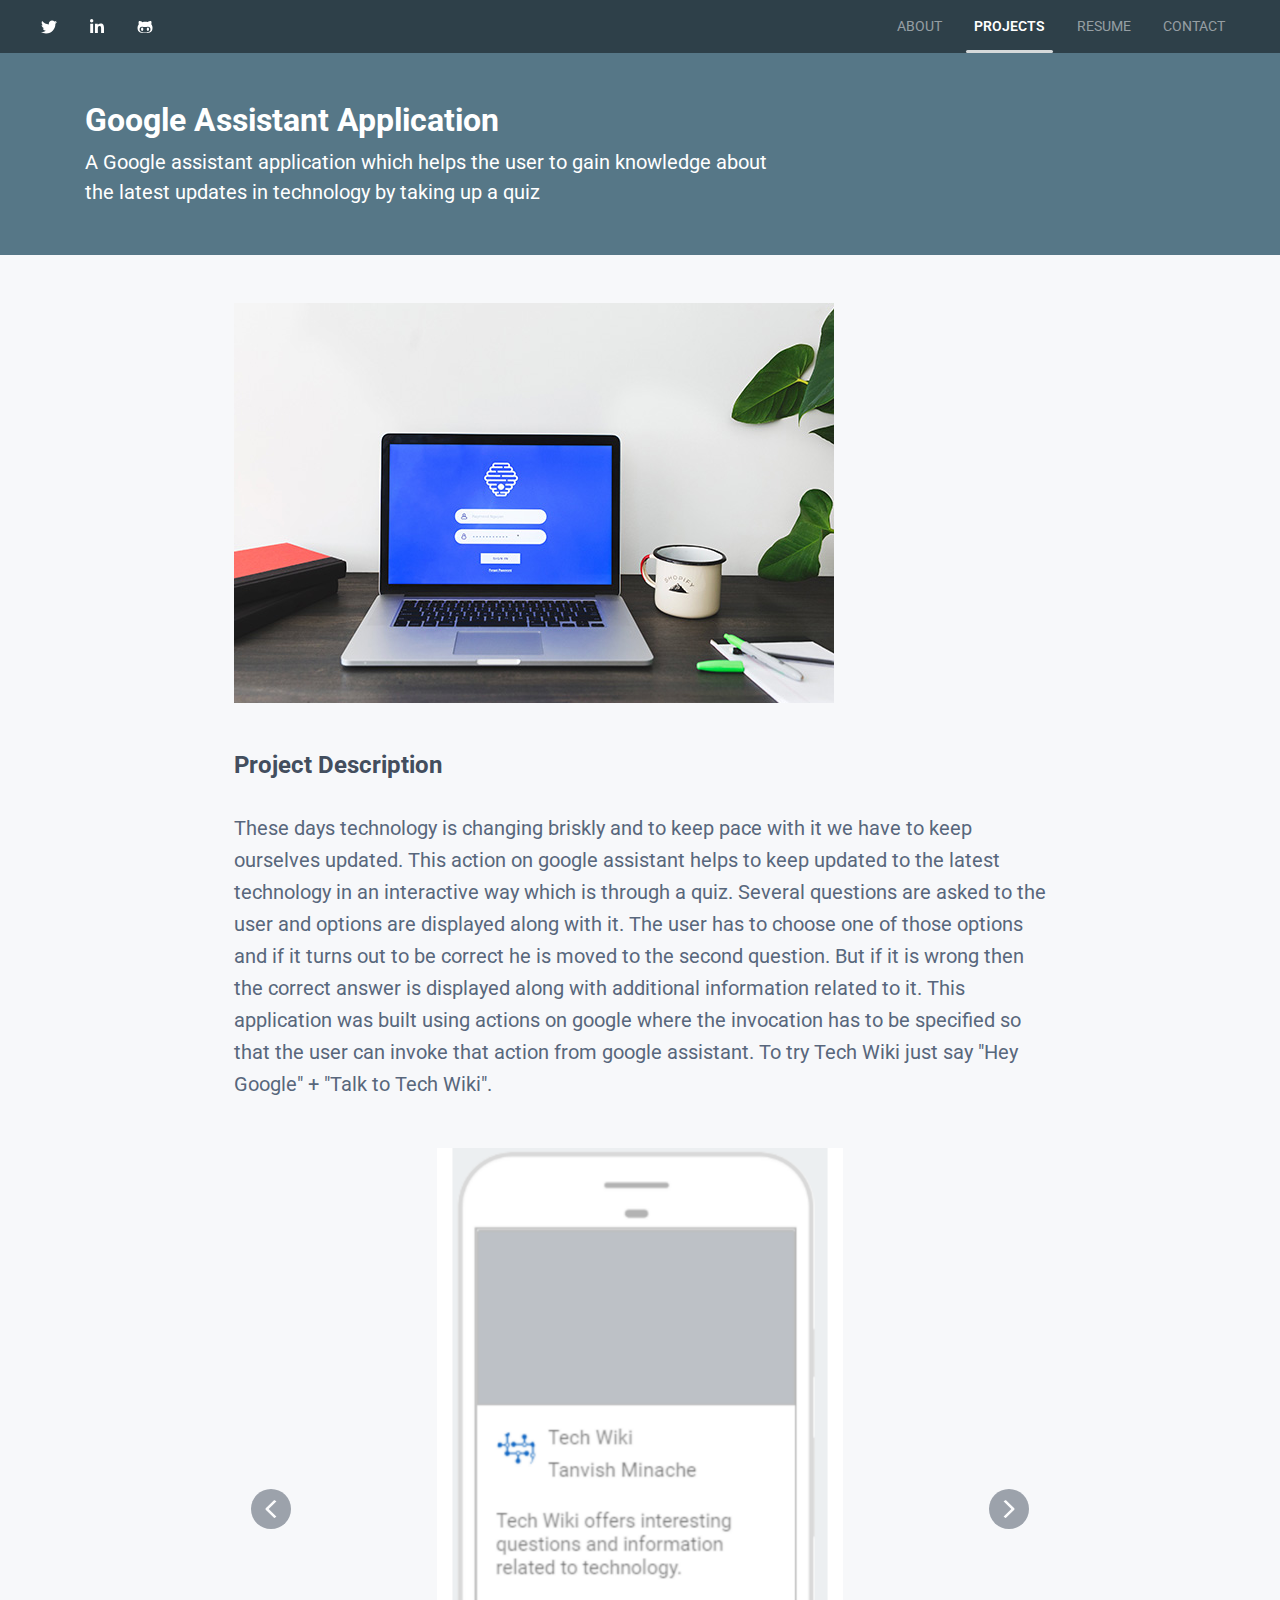
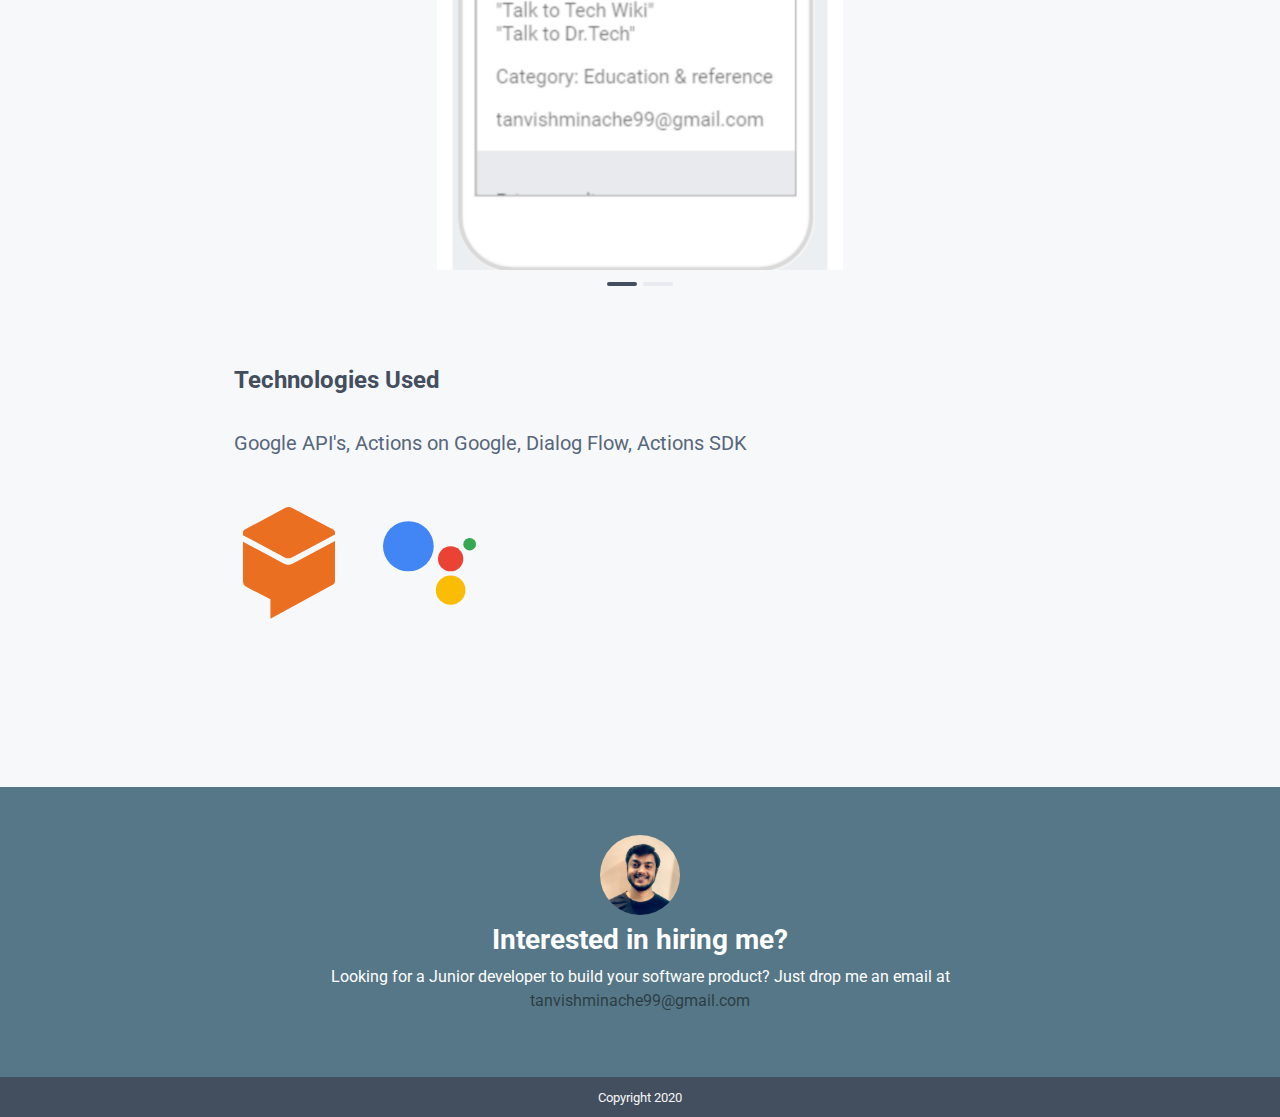
<file: assistant.html>
<!DOCTYPE html>
<html lang="en">


<head>
	<title>Tech Wiki</title>

	<!-- Meta -->
	<meta charset="utf-8">
	<meta http-equiv="X-UA-Compatible" content="IE=edge">
	<meta name="viewport" content="width=device-width, initial-scale=1.0">
	<meta name="description" content="Portfolio">
	<meta name="author" content="Tanvish Minache">
	<link rel="shortcut icon" href="favicon.svg">

	<!-- Google Font -->
	<link
		href='http://fonts.googleapis.com/css?family=Roboto:400,500,400italic,300italic,300,500italic,700,700italic,900,900italic'
		rel='stylesheet' type='text/css'>

	<!-- FontAwesome JS -->
	<script defer src="assets/fontawesome/js/all.js"></script>

	<!-- Plugins CSS -->
	<link rel="stylesheet" href="assets/plugins/lightbox/ekko-lightbox.css">


	<!-- Theme CSS -->
	<link id="theme-style" rel="stylesheet" href="assets/css/theme-10.css">

</head>

<body>

	<header class="header">

		<div class="top-bar theme-bg-primary-darken">

			<div class="container-fluid">

				<nav class="navbar navbar-expand-lg navbar-dark position-relative">


					<ul class="social-list list-inline mb-0">
						<li class="list-inline-item"><a class="text-white" href="https://twitter.com/TMinache"><i
									class="fab fa-twitter fa-fw"></i></a></li>
						<li class="list-inline-item"><a class="text-white"
								href="https://www.linkedin.com/in/tanvish-minache-a4b830158/"><i
									class="fab fa-linkedin-in fa-fw"></i></a></li>
						<li class="list-inline-item"><a class="text-white" href="https://github.com/tanvish99"><i
									class="fab fa-github-alt fa-fw"></i></a></li>
						<!-- <li class="list-inline-item"><a class="text-white" href="#"><i
											class="fab fa-stack-overflow fa-fw"></i></a></li>
								<li class="list-inline-item"><a class="text-white" href="#"><i
											class="fab fa-codepen fa-fw"></i></a></li> -->
					</ul>
					<!--//social-list-->


					<button class="navbar-toggler" type="button" data-toggle="collapse" data-target="#navigation"
						aria-controls="navigation" aria-expanded="false" aria-label="Toggle navigation">
						<span class="navbar-toggler-icon"></span>
					</button>

					<div class="collapse navbar-collapse text-uppercase" id="navigation">
						<ul class="navbar-nav ml-lg-auto">
							<li class="nav-item mr-lg-3">
								<a class="nav-link" href="index.html">About</a>
							</li>
							<li class="nav-item active mr-lg-3">
								<a class="nav-link" href="projects.html">Projects <span
										class="sr-only">(current)</span></a>
							</li>
							<!-- <li class="nav-item mr-lg-3">
							    <a class="nav-link" href="talks.html">Talks</a>
							</li>
							<li class="nav-item mr-lg-3">
							    <a class="nav-link" href="blog.html">Blog</a>
							</li> -->
							<li class="nav-item mr-lg-3">
								<a class="nav-link" href="assets/files/Resume.pdf">Resume</a>
							</li>
							<li class="nav-item mr-lg-3">
								<a class="nav-link" href="contact.html">Contact</a>
							</li>
							<!-- <li class="nav-item dropdown mr-0">
							    <a class="nav-link dropdown-toggle" href="#" id="navigationLink" data-toggle="dropdown" aria-haspopup="true" aria-expanded="false">
							Pages
								</a>
								<div class="dropdown-menu dropdown-menu-right text-capitalize shadow-lg" aria-labelledby="navigationLink">
									<a class="dropdown-item" href="project.html">Project Case Study (1 Column)</a>
									<a class="dropdown-item" href="project-alt.html">Project Case Study (2 Columns)</a>
									<a class="dropdown-item" href="blog-post.html">Blog Post</a>
								</div>
							</li> -->

						</ul>
						<span id="slide-line"></span>
					</div>



				</nav>

			</div>
			<!--//container-->

		</div>
		<!--//top-bar-->

		<div class="header-intro theme-bg-primary text-white py-5">
			<div class="container position-relative">
				<h2 class="page-heading mb-2">Google Assistant Application</h2>
				<div class="page-heading-tagline">A Google assistant application which helps the user to gain knowledge
					about the latest updates in
					technology by taking up a quiz
				</div>
				<!-- <div class="page-heading-logo font-weight-bold position-absolute mt-4 mt-md-0"><img class="client-logo" src="assets/images/logos/logo-2-inverse.svg"></div> -->
			</div>
			<!--//container-->
		</div>
		<!--//header-intro-->

	</header>
	<!--//header-->

	<section class="project-wrapper single-col-max-width py-5 px-4 mx-auto">
		<div class="section-row">
			<div class="mb-5"><img class="img-fluid" src="assets/images/projects/project-4-thumb.jpg" alt=""></div>
			<h3 class="section-title">Project Description</h3>

			<p>These days technology is changing briskly and to keep pace with it we have to keep ourselves updated.
				This action on google assistant helps to keep updated to the latest technology in an interactive way
				which is through a quiz. Several questions are asked to the user and options are displayed along with
				it. The user has to choose one of those options and if it turns out to be correct he is moved to the
				second question. But if it is wrong then the correct answer is displayed along with additional
				information related to it. This application was built using actions on google where the invocation has
				to be specified so that the user can invoke that action from google assistant. To try Tech Wiki just say
				"Hey Google" + "Talk to Tech Wiki".</p>

			<!-- <div class="mb-5"><a class="btn btn-primary" href="#" target="_blank"><i
						class="fas fa-external-link-alt mr-2"></i> View Live Site</a></div> -->


			<!-- <div class="alert alert-dark">
				This template <strong>includes the original Sketch source file</strong> for making the browser window in
				the carousel. The screenshots were taken from the <a
					href=""
					target="_blank">Bootstrap 4 admin template Appify</a>.
			</div> -->

			<div id="project-carousel" class="theme-carousel carousel slide mb-5" data-ride="carousel">
				<ol class="carousel-indicators">
					<li data-target="#project-carousel" data-slide-to="0" class="active"></li>
					<li data-target="#project-carousel" data-slide-to="1"></li>
					<!-- <li data-target="#project-carousel" data-slide-to="2"></li> -->
				</ol>

				<div class="carousel-inner" style="width: 50% ;margin-left: 25%">
					<div class="carousel-item active">
						<img class="d-block w-100" src="assets/images/projects/assistant-1.png" alt="">
					</div>
					<div class="carousel-item">
						<img class="d-block w-100" src="assets/images/projects/assistant-2.png" alt="">
					</div>
					<!-- <div class="carousel-item">
						<img class="d-block w-100" src="assets/images/projects/project-slide-3.png" alt="">
					</div> -->
				</div>

				<a class="carousel-control-prev" href="#project-carousel" role="button" data-slide="prev">
					<svg width="40px" height="40px" viewBox="0 0 150 258" version="1.1"
						xmlns="http://www.w3.org/2000/svg" xmlns:xlink="http://www.w3.org/1999/xlink">
						<g id="Page-1" stroke="none" stroke-width="1" fill="none" fill-rule="evenodd">
							<g id="arrow-left" fill="#FFFFFF" fill-rule="nonzero">
								<path
									d="M4.1,120.5 L121.9,4.5 C126.6,-0.2 134.2,-0.2 138.9,4.5 L146,11.6 C150.7,16.3 150.7,23.9 146,28.6 L43.7,129 L145.9,229.4 C150.6,234.1 150.6,241.7 145.9,246.4 L138.8,253.5 C134.1,258.2 126.5,258.2 121.8,253.5 L4,137.5 C-0.6,132.8 -0.6,125.2 4.1,120.5 Z"
									id="Shape"></path>
							</g>
						</g>
					</svg>
					<span class="sr-only">Previous</span>
				</a>
				<a class="carousel-control-next" href="#project-carousel" role="button" data-slide="next">
					<svg width="40px" height="40px" viewBox="0 0 150 258" version="1.1"
						xmlns="http://www.w3.org/2000/svg" xmlns:xlink="http://www.w3.org/1999/xlink">
						<g id="Page-1" stroke="none" stroke-width="1" fill="none" fill-rule="evenodd">
							<g id="arrow-right" fill="#FFFFFF" fill-rule="nonzero">
								<path
									d="M145.9,137.5 L28.1,253.5 C23.4,258.2 15.8,258.2 11.1,253.5 L4,246.4 C-0.7,241.7 -0.7,234.1 4,229.4 L106.3,129 L4.1,28.6 C-0.6,23.9 -0.6,16.3 4.1,11.6 L11.2,4.5 C15.9,-0.2 23.5,-0.2 28.2,4.5 L146,120.5 C150.6,125.2 150.6,132.8 145.9,137.5 Z"
									id="Shape"></path>
							</g>
						</g>
					</svg>
					<span class="sr-only">Next</span>
				</a>
			</div>
			<!--//theme-carousel-->


		</div>
		<!--//section-row-->


		<!-- <div class="section-row">
			<h3 class="section-title">Challenges &amp; Requirements</h3>
			<p>Phasellus accumsan cursus velit. Vestibulum ante ipsum primis in faucibus orci luctus et ultrices posuere
				cubilia Curae; Sed aliquam, nisi quis porttitor congue, elit erat euismod orci, ac placerat dolor lectus
				quis orci. Phasellus consectetuer vestibulum elit. Aenean tellus metus, bibendum sed, posuere ac, mattis
				non, nunc. Vestibulum fringilla pede sit amet augue. In turpis. Pellentesque posuere. Praesent turpis.
				Aenean posuere, tortor sed cursus feugiat, nunc augue blandit nunc, eu sollicitudin urna dolor sagittis
				lacus. </p>

			<ul class="mb-5 ml-md-5">
				<li class="mb-3">Lorem ipsum dolor sit amet consectetuer.</li>
				<li class="mb-3">Aenean commodo ligula eget dolor.</li>
				<li class="mb-3">Aenean massa cum sociis natoque penatibus.</li>
				<li>Pellentesque auctor neque nec urna.</li>
			</ul>

			<p>Donec elit libero, sodales nec, volutpat a, suscipit non, turpis. Nullam sagittis. Suspendisse pulvinar,
				augue ac venenatis condimentum, sem libero volutpat nibh, nec pellentesque velit pede quis nunc.
				Vestibulum ante ipsum primis in faucibus orci luctus et ultrices posuere cubilia Curae; Fusce id purus.
				Ut varius tincidunt libero. Phasellus dolor. Maecenas vestibulum mollis diam. Pellentesque ut neque.
				Pellentesque habitant morbi tristique senectus et netus et malesuada fames ac turpis egestas. In dui
				magna, posuere eget, vestibulum et, tempor auctor, justo. In ac felis quis tortor malesuada pretium.
				Pellentesque auctor neque nec urna.</p>
			<div class="row">
				<div class="figure col-lg-4 mb-3"><a href="assets/images/projects/project-figure-1.1.jpg"
						data-toggle="lightbox" data-gallery="gallery"><img class="img-fluid"
							src="assets/images/projects/project-figure-1.1.jpg" alt=""></a></div>
				<div class="figure col-lg-4 mb-3"><a href="assets/images/projects/project-figure-1.2.jpg"
						data-toggle="lightbox" data-gallery="gallery"><img class="img-fluid"
							src="assets/images/projects/project-figure-1.2.jpg" alt=""></a></div>
				<div class="figure col-lg-4 mb-3"><a href="assets/images/projects/project-figure-1.3.jpg"
						data-toggle="lightbox" data-gallery="gallery"><img class="img-fluid"
							src="assets/images/projects/project-figure-1.3.jpg" alt=""></a></div>
			</div>
			<div class="row">
				<div class="figure col-lg-3 mb-3"><a href="assets/images/projects/project-figure-2.1.png"
						data-toggle="lightbox" data-gallery="gallery"><img class="img-fluid"
							src="assets/images/projects/project-figure-2.1.png" alt=""></a></div>
				<div class="figure col-lg-3 mb-3"><a href="assets/images/projects/project-figure-2.2.png"
						data-toggle="lightbox" data-gallery="gallery"><img class="img-fluid"
							src="assets/images/projects/project-figure-2.2.png" alt=""></a></div>
				<div class="figure col-lg-3 mb-3"><a href="assets/images/projects/project-figure-2.3.png"
						data-toggle="lightbox" data-gallery="gallery"><img class="img-fluid"
							src="assets/images/projects/project-figure-2.3.png" alt=""></a></div>
				<div class="figure col-lg-3 mb-3"><a href="assets/images/projects/project-figure-2.4.png"
						data-toggle="lightbox" data-gallery="gallery"><img class="img-fluid"
							src="assets/images/projects/project-figure-2.4.png" alt=""></a></div>
			</div>
		</div> -->

		<!--//section-row-->

		<!-- <div class="section-row">
			<h3 class="section-title">Actions &amp; Outcomes</h3>
			<p>At vero eos et accusamus et iusto odio dignissimos ducimus qui blanditiis praesentium voluptatum deleniti
				atque corrupti quos dolores et quas molestias excepturi sint occaecati cupiditate non provident,
				similique sunt in culpa qui officia deserunt mollitia animi, id est laborum et dolorum fuga. Et harum
				quidem rerum facilis est et expedita distinctio. Nam libero tempore, cum soluta nobis est eligendi optio
				cumque nihil impedit quo minus id quod maxime placeat facere possimus, omnis voluptas assumenda est,
				omnis dolor repellendus.</p>
			<ul class="list-unstyled pl-4 mb-5 ml-md-5">
				<li class="mb-4"><i class="fas fa-check text-primary mr-3"></i>Lorem ipsum dolor sit amet consectetuer.
				</li>
				<li class="mb-4"><i class="fas fa-check text-primary mr-3"></i>Aenean commodo ligula eget dolor.</li>
				<li class="mb-4"><i class="fas fa-check text-primary mr-3"></i>Aenean massa cum sociis natoque
					penatibus.</li>
				<li class="mb-4"><i class="fas fa-check text-primary mr-3"></i>Pellentesque auctor neque nec urna.</li>
				<li class="mb-4"><i class="fas fa-check text-primary mr-3"></i>Aenean tellus metus, bibendum sed.</li>
			</ul>

			<p>Phasellus accumsan cursus velit. Vestibulum ante ipsum primis in faucibus orci luctus et ultrices posuere
				cubilia Curae; Sed aliquam, nisi quis porttitor congue, elit erat euismod orci, ac placerat dolor lectus
				quis orci.</p>

			<div class="testimonial bg-white my-5">
				<div class="position-relative p-5 shadow-sm">
					<blockquote class="blockquote pl-4">
						<p class="mb-4">Steve is a great developer! Sed ut perspiciatis unde omnis iste natus error sit
							voluptatem accusantium doloremque laudantium, totam rem aperiam, eaque ipsa quae ab illo
							inventore veritatis et quasi architecto.</p>
						<i class="quote-icon fas fa-quote-left fa-lg position-absolute text-primary"></i>
						<footer class="blockquote-footer presudo-hidden">
							<div class="media client-profile flex-column flex-md-row">
								<img class="mr-md-3" src="assets/images/clients/profile-2.jpg" alt="">
								<cite title="Source" class="quote-source d-inline-block font-style-normal pt-3">
									<span class="d-block">Cheryl Bell</span>
									<span class="d-block">Product Manager, Dropbox</span>
									<span class="d-block position-absolute source-link"><i
											class="fab fa-linkedin fa-2x mr-1" data-fa-transform="down-3"></i> <a
											class="text-secondary" href="#" target="_blank">View on Linkedin <i
												class="fas fa-external-link-alt ml-1"
												data-fa-transform="up-1"></i></a></span>
								</cite>
							</div>
							
						</footer>
					</blockquote>
				</div>
			</div>
			
		</div> -->

		<!--//section-row-->

		<div class="section-row">
			<h3 class="section-title">Technologies Used</h3>
			<!-- <p class="mb-4">This template <strong>includes majority of the web development icons</strong> you can use in
				your case studies. If you can't find the icon in the template package you can always download the ones
				you want from <a href="https://worldvectorlogo.com/" target="_blank">worldvectorlogo.com</a>. Below are
				some examples:</p> -->
			<p>Google API's, Actions on Google, Dialog Flow, Actions SDK</p>

			<div class="webdev-icons row mb-5 align-items-center">

				<!-- <div class="webdev-icon col-4 col-md-2 mr-0 mb-4 px-4"><img class="img-fluid svg-ie-fix"
						src="assets/images/webdev-icons/angular.svg"></div>
				<div class="webdev-icon col-4 col-md-2 mr-0 mb-4 px-4"><img class="img-fluid svg-ie-fix"
						src="assets/images/webdev-icons/react.svg"></div>
				<div class="webdev-icon col-4 col-md-2 mr-0 mb-4 px-4"><img class="img-fluid svg-ie-fix"
						src="assets/images/webdev-icons/nodejs.svg"></div>
				<div class="webdev-icon col-4 col-md-2 mr-0 mb-4 px-4"><img class="img-fluid svg-ie-fix"
						src="assets/images/webdev-icons/javascript.svg"></div>
				<div class="webdev-icon col-4 col-md-2 mr-0 mb-4 px-4"><img class="img-fluid svg-ie-fix"
						src="assets/images/webdev-icons/jquery-alt.svg"></div>
				<div class="webdev-icon col-4 col-md-2 mr-0 mb-4 px-4"><img class="img-fluid svg-ie-fix"
						src="assets/images/webdev-icons/html5.svg"></div>
				<div class="webdev-icon col-4 col-md-2 mr-0 mb-4 px-4"><img class="img-fluid svg-ie-fix"
						src="assets/images/webdev-icons/css3.svg"></div>
				<div class="webdev-icon col-4 col-md-2 mr-0 mb-4 px-4"><img class="img-fluid svg-ie-fix"
						src="assets/images/webdev-icons/sass.svg"></div>
				<div class="webdev-icon col-4 col-md-2 mr-0 mb-4 px-4"><img class="img-fluid svg-ie-fix"
						src="assets/images/webdev-icons/less.svg"></div> -->
				<div class="webdev-icon col-4 col-md-2 mr-0 mb-4 px-4"><img class="img-fluid svg-ie-fix"
						src="assets/images/webdev-icons/dialog.svg"></div>
				<div class="webdev-icon col-4 col-md-2 mr-0 mb-4 px-4"><img class="img-fluid svg-ie-fix"
						src="assets/images/webdev-icons/google-assistant.svg"></div>
				<!-- <div class="webdev-icon col-4 col-md-2 mr-0 mb-4 px-4"><img class="img-fluid svg-ie-fix"
						src="assets/images/webdev-icons/opencv.svg"></div> -->
				<!-- <div class="webdev-icon col-4 col-md-2 mr-0 mb-4 px-4"><img class="img-fluid svg-ie-fix"
						src="assets/images/webdev-icons/postgresql.svg"></div>
				<div class="webdev-icon col-4 col-md-2 mr-0 mb-4 px-4"><img class="img-fluid svg-ie-fix"
						src="assets/images/webdev-icons/mysql-alt.svg"></div>
				<div class="webdev-icon col-4 col-md-2 mr-0 mb-4 px-4"><img class="img-fluid svg-ie-fix"
						src="assets/images/webdev-icons/mongodb-alt.svg"></div>
				<div class="webdev-icon col-4 col-md-2 mr-0 mb-4 px-4"><img class="img-fluid svg-ie-fix"
						src="assets/images/webdev-icons/grunt.svg"></div>
				<div class="webdev-icon col-4 col-md-2 mr-0 mb-4 px-4"><img class="img-fluid svg-ie-fix"
						src="assets/images/webdev-icons/webpack.svg"></div>
				<div class="webdev-icon col-4 col-md-2 mr-0 mb-4 px-4"><img class="img-fluid svg-ie-fix"
						src="assets/images/webdev-icons/bootstrap4.svg"></div> -->

			</div>

		</div>
		<!--//section-row-->

		<!-- <div class="section-row">
			<h3 class="section-title">Conclusions</h3>
			<p>Lorem ipsum dolor sit amet, consectetuer adipiscing elit. Aenean commodo ligula eget dolor. Aenean massa.
				Cum sociis natoque penatibus et magnis dis parturient montes, nascetur ridiculus mus. Donec quam felis,
				ultricies nec, pellentesque eu, pretium quis, sem. Nulla consequat massa quis enim. Donec pede justo,
				fringilla vel, aliquet nec, vulputate eget, arcu. In enim justo, rhoncus ut, imperdiet a, venenatis
				vitae, justo. Nullam dictum felis eu pede mollis pretium. Integer tincidunt. Cras dapibus. Vivamus
				elementum semper nisi. Aenean vulputate eleifend tellus. </p>
		</div> -->
		<!--//section-row-->

	</section>
	<!--//project-wrapper-->
	<!-- 
	<section class="section pt-5 related-projects-section bg-white">
		<div class="container">
			<h3 class="section-title font-weight-bold text-center mb-4">Other Project Case Studies</h3>
			<div class="project-cards row">

				<div class="col-12 col-lg-4">
					<div class="card rounded-0 border-0 shadow-sm mb-5 mb-lg-0">
						<div class="card-img-container position-relative">
							<img class="card-img-top rounded-0" src="assets/images/projects/project-3-thumb.jpg" alt="">
							<div class="card-img-overlay overlay-logo text-center">
								<div class="project-logo"><img class="img-fluid w-50"
										src="assets/images/logos/logo-3-inverse.svg"></div>
							</div>
							<a class="card-img-overlay overlay-content text-left p-lg-4" href="project.html">
								<h5 class="card-title font-weight-bold">Client: Airbnb</h5>
								<p class="card-text">Project summary goes here. Lorem ipsum dolor sit amet, consectetur
									adipiscing elit. Quisque vel sapien quis nulla dictum euismod...</p>
							</a>
						</div>
						<div class="card-body pb-0">
							<h4 class="card-title text-truncate text-center mb-0"><a href="project.html">Mobile app
									development</a></h4>
						</div>

						<div class="card-footer border-0 text-center bg-white pb-4">
							<ul class="list-inline mb-0 mx-auto">
								<li class="list-inline-item"><span class="badge badge-secondary badge-pill">React</span>
								</li>
								<li class="list-inline-item"><span
										class="badge badge-secondary badge-pill">Python</span></li>
								<li class="list-inline-item"><span class="badge badge-secondary badge-pill">MySQL</span>
								</li>
								<li class="list-inline-item"><span
										class="badge badge-secondary badge-pill">Webpack</span></li>
							</ul>
						</div>
					</div> -->
	<!--//card-->
	<!-- </div>
				<div class="col-12 col-lg-4">
					<div class="card rounded-0 border-0 shadow-sm mb-5">
						<div class="card-img-container position-relative">
							<img class="card-img-top rounded-0" src="assets/images/projects/project-7-thumb.jpg" alt="">
							<div class="card-img-overlay overlay-logo text-center">
								<div class="project-logo"><img class="img-fluid w-50"
										src="assets/images/logos/logo-7-inverse.svg"></div>
							</div>
							<a class="card-img-overlay overlay-content text-left p-lg-4" href="project.html">
								<h5 class="card-title font-weight-bold">Client: Facebook</h5>
								<p class="card-text">Project summary goes here. Lorem ipsum dolor sit amet, consectetur
									adipiscing elit. Quisque vel sapien quis nulla dictum euismod...</p>
							</a>
						</div>
						<div class="card-body pb-0">
							<h4 class="card-title text-truncate text-center mb-0"><a href="project.html">Facebook Ads
									Manager</a></h4>
						</div>

						<div class="card-footer border-0 text-center bg-white pb-4">
							<ul class="list-inline mb-0 mx-auto">
								<li class="list-inline-item"><span
										class="badge badge-secondary badge-pill">Angular</span></li>
								<li class="list-inline-item"><span class="badge badge-secondary badge-pill">PHP</span>
								</li>
								<li class="list-inline-item"><span
										class="badge badge-secondary badge-pill">HTML/SaSS</span></li>
							</ul>
						</div>
					</div> -->
	<!--//card-->
	<!-- </div>
				<div class="col-12 col-lg-4">
					<div class="card rounded-0 border-0 shadow-sm mb-5">
						<div class="card-img-container position-relative">
							<img class="card-img-top rounded-0" src="assets/images/projects/project-9-thumb.jpg" alt="">
							<div class="card-img-overlay overlay-logo text-center">
								<div class="project-logo"><img class="img-fluid w-50"
										src="assets/images/logos/logo-9-inverse.svg"></div>
							</div>
							<a class="card-img-overlay overlay-content text-left p-lg-4" href="project.html">
								<h5 class="card-title font-weight-bold">Client: Coinbase</h5>
								<p class="card-text">Project summary goes here. Lorem ipsum dolor sit amet, consectetur
									adipiscing elit. Quisque vel sapien quis nulla dictum euismod...</p>
							</a>
						</div>
						<div class="card-body pb-0">
							<h4 class="card-title text-truncate text-center mb-0"><a href="project.html">App
									Development</a></h4>
						</div>

						<div class="card-footer border-0 text-center bg-white pb-4">
							<ul class="list-inline mb-0 mx-auto">
								<li class="list-inline-item"><span
										class="badge badge-secondary badge-pill">Angular</span></li>
								<li class="list-inline-item"><span
										class="badge badge-secondary badge-pill">Python</span></li>
								<li class="list-inline-item"><span
										class="badge badge-secondary badge-pill">HTML/SaSS</span></li>
							</ul>
						</div>
					</div> -->
	<!--//card-->
	<!-- </div>


			</div>
		
		</div>

	</section> -->


	<section class="section-cta py-5 bg-primary text-white">
		<div class="container">
			<div class="text-center">
				<img class="profile-small d-inline-block mx-auto rounded-circle mb-2" src="assets/images/profile.jpg"
					alt="">
			</div>
			<h3 class="section-title font-weight-bold text-center mb-2">Interested in hiring me?</h3>
			<div class="section-intro mx-auto text-center mb-3">
				Looking for a Junior developer to build your software product? Just drop me an email at <a
					class="link-on-bg" href="mailto:tanvishminache99@gmail.com">tanvishminache99@gmail.com</a>
			</div>
			<!-- <div class="text-center">
					<a class="theme-btn-on-bg btn" href="contact.html">Let's Talk</a>
				</div> -->
		</div>
		<!--//container-->
	</section>

	<footer class="footer text-light text-center py-2">
		<small class="copyright">Copyright 2020</small>
	</footer>


	<!-- *****CONFIGURE STYLE (REMOVE ON YOUR PRODUCTION SITE)****** -->
	<!-- <div id="config-panel" class="config-panel d-none d-lg-block">
		<div class="panel-inner">
			<a id="config-trigger" class="config-trigger config-panel-hide text-center" href="#"><i
					class="fas fa-cog mx-auto" data-fa-transform="down-6"></i></a>
			<h5 class="panel-title">Choose Colour</h5>
			<ul id="color-options" class="list-inline mb-0">
				<li class="theme-1 active list-inline-item"><a data-style="assets/css/theme-1.css" data-chart="#00BCD4"
						href="#"></a></li>
				<li class="theme-2  list-inline-item"><a data-style="assets/css/theme-2.css" href="#"></a></li>
				<li class="theme-3  list-inline-item"><a data-style="assets/css/theme-3.css" href="#"></a></li>
				<li class="theme-4  list-inline-item"><a data-style="assets/css/theme-4.css" href="#"></a></li>
				<li class="theme-5  list-inline-item"><a data-style="assets/css/theme-5.css" href="#"></a></li>
				<li class="theme-6  list-inline-item"><a data-style="assets/css/theme-6.css" href="#"></a></li>
				<li class="theme-7  list-inline-item"><a data-style="assets/css/theme-7.css" href="#"></a></li>
				<li class="theme-8  list-inline-item"><a data-style="assets/css/theme-8.css" href="#"></a></li>
				<li class="theme-9  list-inline-item"><a data-style="assets/css/theme-9.css" href="#"></a></li>
				<li class="theme-10  list-inline-item"><a data-style="assets/css/theme-10.css" href="#"></a></li>
				<li class="theme-11  list-inline-item"><a data-style="assets/css/theme-11.css" href="#"></a></li>
				<li class="theme-12  list-inline-item"><a data-style="assets/css/theme-12.css" href="#"></a></li>
			</ul>
			<a id="config-close" class="close" href="#"><i class="fa fa-times-circle"></i></a>
		</div>
		
	</div> -->
	<!--//configure-panel-->


	<!-- Javascript -->
	<script type="text/javascript" src="assets/plugins/jquery-3.4.1.min.js"></script>
	<script type="text/javascript" src="assets/plugins/popper.min.js"></script>
	<script type="text/javascript" src="assets/plugins/bootstrap/js/bootstrap.min.js"></script>
	<script type="text/javascript" src="assets/plugins/back-to-top.js"></script>

	<!--Page Specific JS -->
	<script type="text/javascript" src="assets/plugins/lightbox/ekko-lightbox.min.js"></script>

	<!-- Custom JS -->
	<script type="text/javascript" src="assets/js/main.js"></script>
	<script type="text/javascript" src="assets/js/lightbox-custom.js"></script>

	<!-- Style Switcher (REMOVE ON YOUR PRODUCTION SITE) -->
	<script src="assets/js/demo/style-switcher.js"></script>


</body>


</html>
</file>
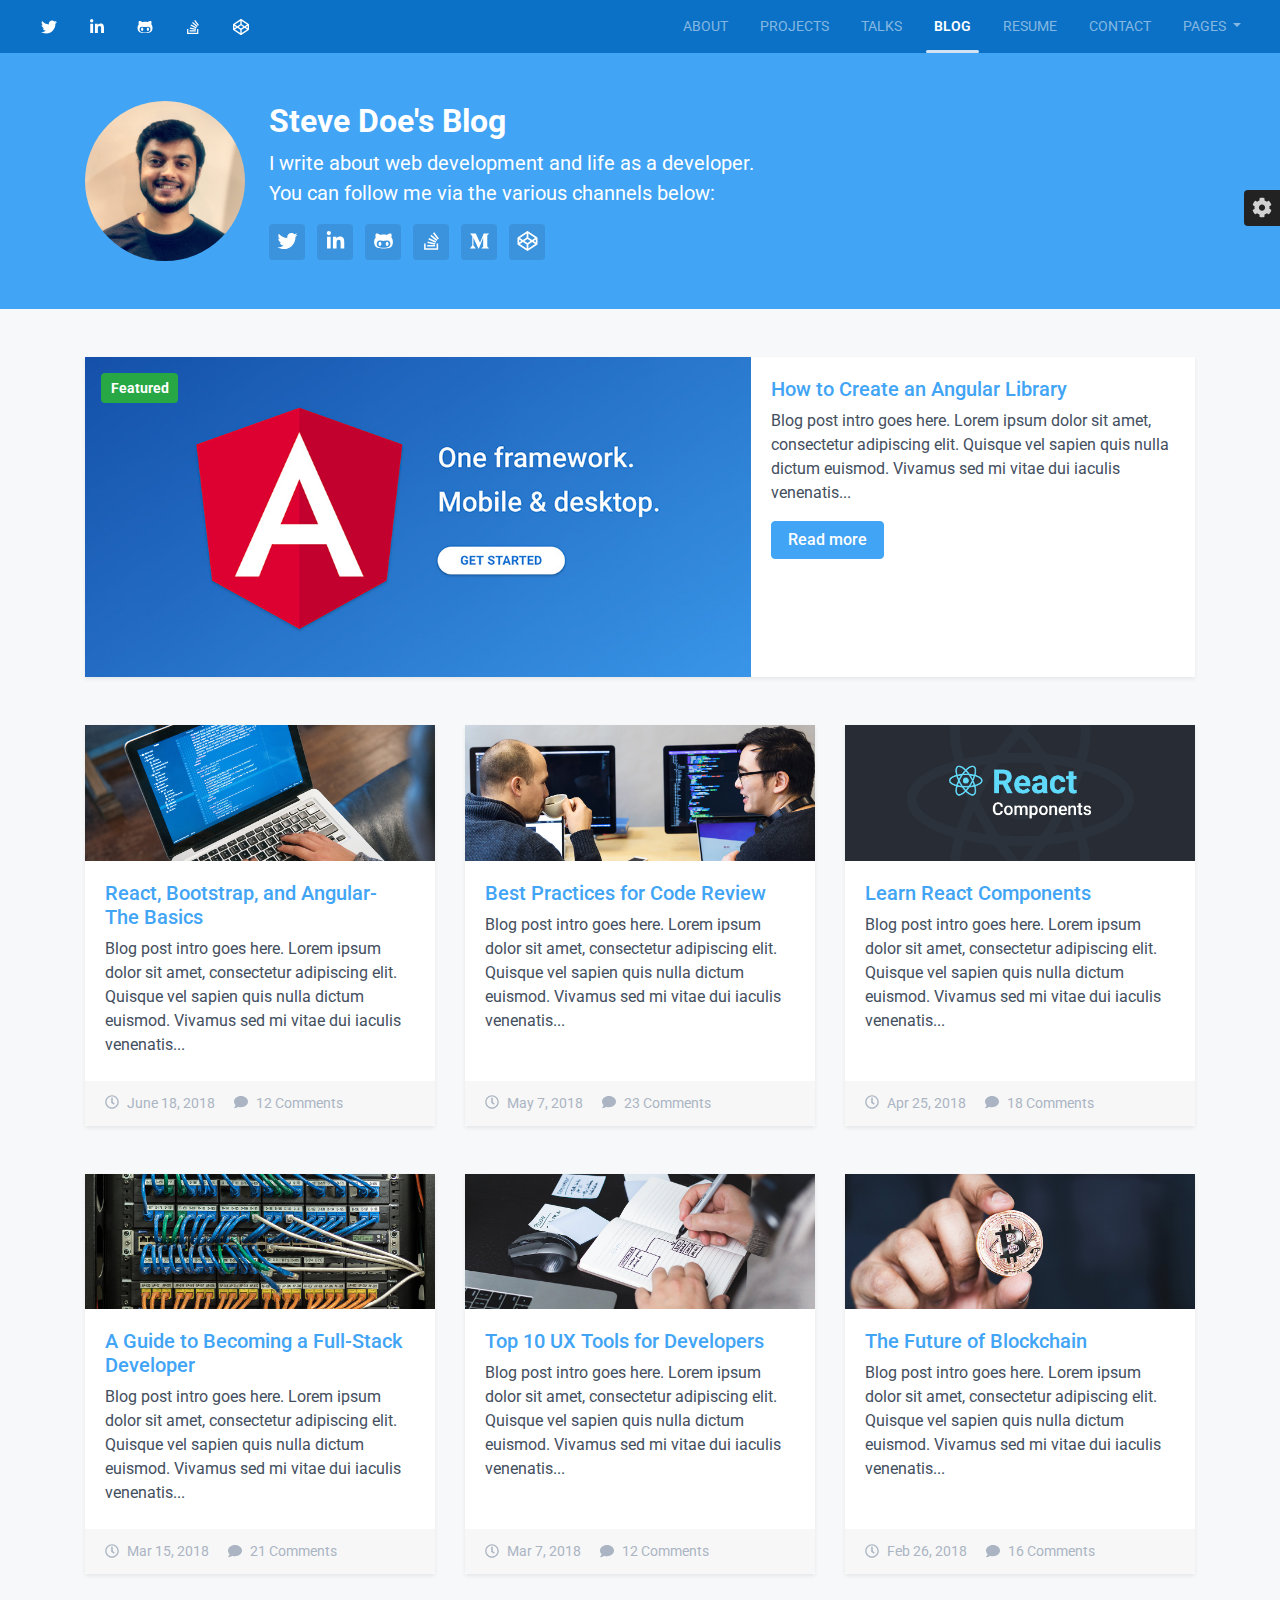
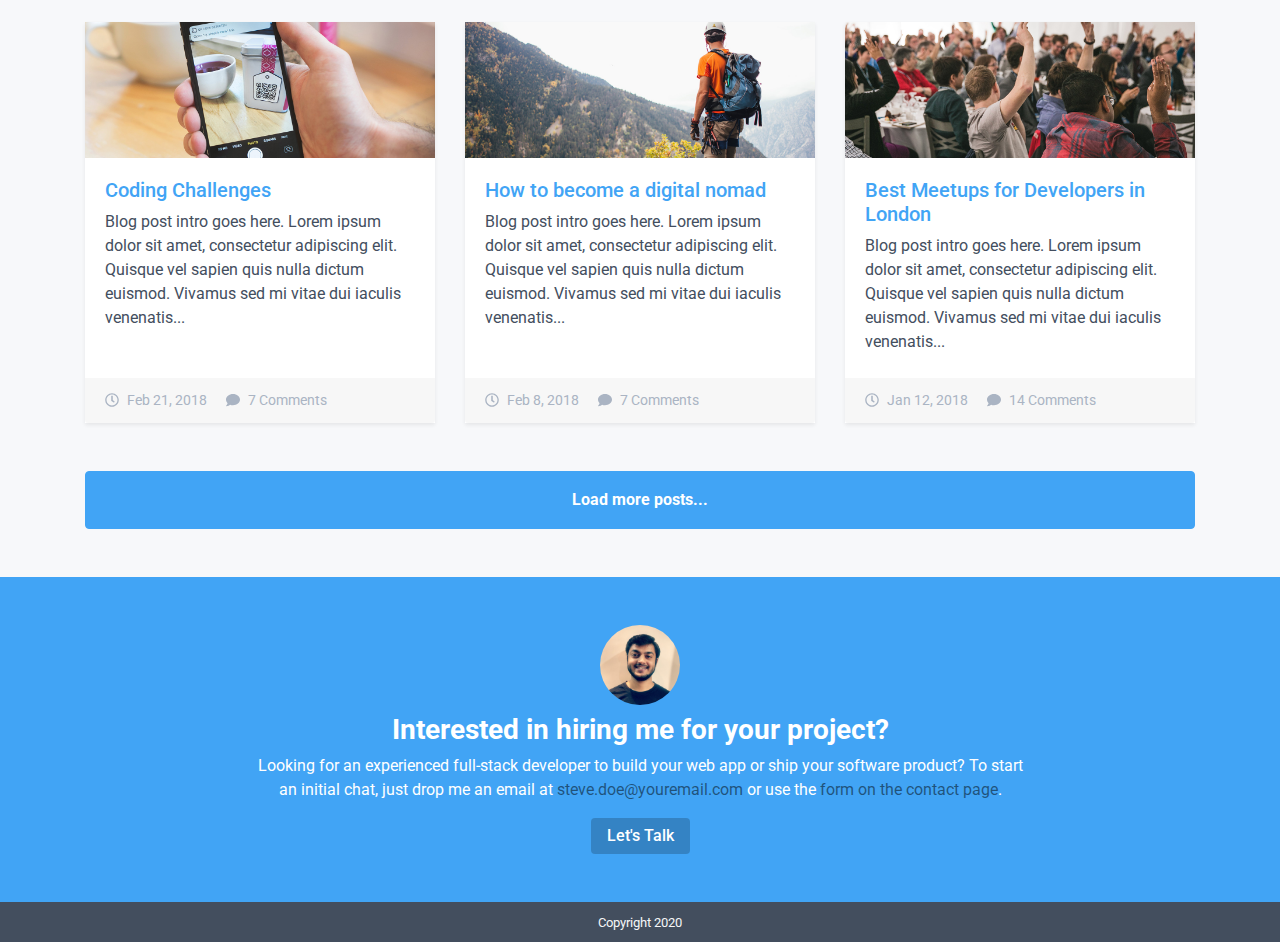
<file: blog.html>
<!DOCTYPE html>
<html lang="en">

<head>
	<title>Bootstrap 4 Portfolio Template For Developers</title>

	<!-- Meta -->
	<meta charset="utf-8">
	<meta http-equiv="X-UA-Compatible" content="IE=edge">
	<meta name="viewport" content="width=device-width, initial-scale=1.0">
	<meta name="description" content="Portfolio">
	<meta name="author" content="Tanvish Minache">
	<link rel="shortcut icon" href="favicon.svg">

	<!-- Google Font -->
	<link
		href='http://fonts.googleapis.com/css?family=Roboto:400,500,400italic,300italic,300,500italic,700,700italic,900,900italic'
		rel='stylesheet' type='text/css'>

	<!-- FontAwesome JS -->
	<script defer src="assets/fontawesome/js/all.js"></script>


	<!-- Theme CSS -->
	<link id="theme-style" rel="stylesheet" href="assets/css/theme-1.css">

</head>

<body>

	<header class="header">

		<div class="top-bar theme-bg-primary-darken">

			<div class="container-fluid">

				<nav class="navbar navbar-expand-lg navbar-dark position-relative">


					<ul class="social-list list-inline mb-0">
						<li class="list-inline-item"><a class="text-white" href="#"><i
									class="fab fa-twitter fa-fw"></i></a></li>
						<li class="list-inline-item"><a class="text-white" href="#"><i
									class="fab fa-linkedin-in fa-fw"></i></a></li>
						<li class="list-inline-item"><a class="text-white" href="#"><i
									class="fab fa-github-alt fa-fw"></i></a></li>
						<li class="list-inline-item"><a class="text-white" href="#"><i
									class="fab fa-stack-overflow fa-fw"></i></a></li>
						<li class="list-inline-item"><a class="text-white" href="#"><i
									class="fab fa-codepen fa-fw"></i></a></li>
					</ul>
					<!--//social-list-->


					<button class="navbar-toggler" type="button" data-toggle="collapse" data-target="#navigation"
						aria-controls="navigation" aria-expanded="false" aria-label="Toggle navigation">
						<span class="navbar-toggler-icon"></span>
					</button>

					<div class="collapse navbar-collapse text-uppercase" id="navigation">
						<ul class="navbar-nav ml-lg-auto">
							<li class="nav-item mr-lg-3">
								<a class="nav-link" href="index.html">About</a>
							</li>
							<li class="nav-item mr-lg-3">
								<a class="nav-link" href="projects.html">Projects</a>
							</li>
							<li class="nav-item mr-lg-3">
								<a class="nav-link" href="talks.html">Talks</a>
							</li>
							<li class="nav-item active mr-lg-3">
								<a class="nav-link" href="blog.html">Blog <span class="sr-only">(current)</span></a>
							</li>
							<li class="nav-item mr-lg-3">
								<a class="nav-link" href="resume.html">Resume</a>
							</li>
							<li class="nav-item mr-lg-3">
								<a class="nav-link" href="contact.html">Contact</a>
							</li>
							<li class="nav-item dropdown mr-0">
								<a class="nav-link dropdown-toggle" href="#" id="navigationLink" data-toggle="dropdown"
									aria-haspopup="true" aria-expanded="false">
									Pages
								</a>
								<div class="dropdown-menu dropdown-menu-right text-capitalize shadow-lg"
									aria-labelledby="navigationLink">
									<a class="dropdown-item" href="project.html">Project Case Study (1 Column)</a>
									<a class="dropdown-item" href="project-alt.html">Project Case Study (2 Columns)</a>
									<a class="dropdown-item" href="blog-post.html">Blog Post</a>
								</div>
							</li>

						</ul>
						<span id="slide-line"></span>
					</div>



				</nav>

			</div>
			<!--//container-->

		</div>
		<!--//top-bar-->

		<div class="header-intro theme-bg-primary text-white py-5">
			<div class="container position-relative">
				<div class="media flex-column flex-md-row">
					<img class="profile-medium d-inline-block rounded-circle mr-md-4 align-self-center mb-2 mb-lg-0"
						src="assets/images/profile.jpg" alt="">
					<div class="media-body align-self-center">
						<h2 class="page-heading mb-2">Steve Doe's Blog</h2>
						<div class="page-heading-tagline mb-3">I write about web development and life as a developer.
							<br class="d-lg-block d-none">You can follow me via the various channels below:</div>
						<ul class="social-list-square list-inline mb-0">
							<li class="list-inline-item mb-3 mb-lg-0"><a href="#"><i
										class="fab fa-twitter fa-fw text-white"></i></a></li>

							<li class="list-inline-item mb-3 mb-lg-0"><a href="#"><i
										class="fab fa-linkedin-in fa-fw text-white"></i></a></li>
							<li class="list-inline-item mb-3 mb-lg-0"><a href="#"><i
										class="fab fa-github-alt fa-fw text-white"></i></a></li>
							<li class="list-inline-item mb-3 mb-lg-0"><a href="#"><i
										class="fab fa-stack-overflow fa-fw text-white"></i></a></li>
							<li class="list-inline-item mb-3 mb-lg-0"><a href="#"><i
										class="fab fa-medium-m fa-fw text-white"></i></a></li>
							<li class="list-inline-item mb-3 mb-lg-0"><a href="#"><i
										class="fab fa-codepen fa-fw text-white"></i></a></li>



						</ul>
						<!--//social-list-->
					</div>
				</div>


			</div>
			<!--//container-->
		</div>
		<!--//header-intro-->

	</header>
	<!--//header-->

	<section class="section pt-5">
		<div class="container blog-cards">

			<div class="row">
				<div class="col-12">
					<div class="featured-card d-md-table card rounded-0 border-0 shadow-sm mb-5">
						<div class="featured-card-image card-img-container position-relative d-md-table-cell">
							<span class="badge badge-success mb-2 position-absolute">Featured</span>
							<div class="card-img-overlay overlay-mask text-center p-0">
								<a class="overlay-mask-link position-absolute w-100 h-100" href="blog-post.html"></a>
							</div>
						</div>
						<div class="featured-card-body card-body d-md-table-cell  pb-4">

							<h4 class="card-title mb-2"><a href="blog-post.html">How to Create an Angular Library</a>
							</h4>
							<div class="card-text">
								<div class="excerpt mb-3"> Blog post intro goes here. Lorem ipsum dolor sit amet,
									consectetur adipiscing elit. Quisque vel sapien quis nulla dictum euismod. Vivamus
									sed mi vitae dui iaculis venenatis...</div>
								<a class="btn btn-primary d-none d-md-inline-block" href="blog-post.html">Read more</a>
							</div>
						</div>
						<div class="card-footer border-0 d-md-none">
							<ul class="meta list-inline mb-0">
								<li class="list-inline-item mr-3"><i class="far fa-clock mr-2"></i>June 18, 2018</li>
								<li class="list-inline-item"><i class="fas fa-comment mr-2"></i><a href="#">8
										Comments</a></li>
							</ul>
						</div>
					</div>
					<!--//card-->
				</div>
				<div class="col-12 col-md-6 col-lg-4 mb-5">
					<div class="card rounded-0 border-0 shadow-sm eq-height">
						<div class="card-img-container position-relative">
							<img class="card-img-top rounded-0" src="assets/images/blog/blog-post-thumb-2.jpg" alt="">
							<div class="card-img-overlay overlay-mask text-center p-0">
								<div class="overlay-mask-content text-center w-100 position-absolute">
									<a class="btn btn-primary" href="blog-post.html">Read more</a>
								</div>
								<a class="overlay-mask-link position-absolute w-100 h-100" href="blog-post.html"></a>
							</div>
						</div>
						<div class="card-body pb-4">

							<h4 class="card-title mb-2"><a href="blog-post.html">React, Bootstrap, and Angular- The
									Basics</a></h4>
							<div class="card-text">

								<div class="excerpt"> Blog post intro goes here. Lorem ipsum dolor sit amet, consectetur
									adipiscing elit. Quisque vel sapien quis nulla dictum euismod. Vivamus sed mi vitae
									dui iaculis venenatis...</div>
							</div>

						</div>
						<div class="card-footer border-0">
							<ul class="meta list-inline mb-0">
								<li class="list-inline-item mr-3"><i class="far fa-clock mr-2"></i>June 18, 2018</li>
								<li class="list-inline-item"><i class="fas fa-comment mr-2"></i><a href="#">12
										Comments</a></li>
							</ul>
						</div>
					</div>
					<!--//card-->
				</div>

				<div class="col-12 col-md-6 col-lg-4 mb-5">
					<div class="card rounded-0 border-0 shadow-sm eq-height">
						<div class="card-img-container position-relative">
							<img class="card-img-top rounded-0" src="assets/images/blog/blog-post-thumb-3.jpg" alt="">
							<div class="card-img-overlay overlay-mask  text-center p-0">
								<div class="overlay-mask-content text-center w-100 position-absolute">
									<a class="btn btn-primary" href="blog-post.html">Read more</a>
								</div>
								<a class="overlay-mask-link position-absolute w-100 h-100" href="blog-post.html"></a>
							</div>
						</div>
						<div class="card-body pb-4">

							<h4 class="card-title mb-2"><a href="blog-post.html">Best Practices for Code Review</a></h4>
							<div class="card-text">

								<div class="excerpt"> Blog post intro goes here. Lorem ipsum dolor sit amet, consectetur
									adipiscing elit. Quisque vel sapien quis nulla dictum euismod. Vivamus sed mi vitae
									dui iaculis venenatis...</div>
							</div>
						</div>
						<div class="card-footer border-0">
							<ul class="meta list-inline mb-0">
								<li class="list-inline-item mr-3"><i class="far fa-clock mr-2"></i>May 7, 2018</li>
								<li class="list-inline-item"><i class="fas fa-comment mr-2"></i><a href="#">23
										Comments</a></li>
							</ul>
						</div>
					</div>
					<!--//card-->
				</div>

				<div class="col-12 col-md-6 col-lg-4 mb-5">
					<div class="card rounded-0 border-0 shadow-sm eq-height">
						<div class="card-img-container position-relative">
							<img class="card-img-top rounded-0" src="assets/images/blog/blog-post-thumb-4.jpg" alt="">
							<div class="card-img-overlay overlay-mask  text-center p-0">
								<div class="overlay-mask-content text-center w-100 position-absolute">
									<a class="btn btn-primary" href="blog-post.html">Read more</a>
								</div>
								<a class="overlay-mask-link position-absolute w-100 h-100" href="blog-post.html"></a>
							</div>
						</div>
						<div class="card-body pb-4">

							<h4 class="card-title mb-2"><a href="blog-post.html">Learn React Components</a></h4>
							<div class="card-text">

								<div class="excerpt"> Blog post intro goes here. Lorem ipsum dolor sit amet, consectetur
									adipiscing elit. Quisque vel sapien quis nulla dictum euismod. Vivamus sed mi vitae
									dui iaculis venenatis...</div>
							</div>
						</div>
						<div class="card-footer border-0">
							<ul class="meta list-inline mb-0">
								<li class="list-inline-item mr-3"><i class="far fa-clock mr-2"></i>Apr 25, 2018</li>
								<li class="list-inline-item"><i class="fas fa-comment mr-2"></i><a href="#">18
										Comments</a></li>
							</ul>
						</div>
					</div>
					<!--//card-->
				</div>

				<div class="col-12 col-md-6 col-lg-4 mb-5">
					<div class="card rounded-0 border-0 shadow-sm eq-height">
						<div class="card-img-container position-relative">
							<img class="card-img-top rounded-0" src="assets/images/blog/blog-post-thumb-5.jpg" alt="">
							<div class="card-img-overlay overlay-mask  text-center p-0">
								<div class="overlay-mask-content text-center w-100 position-absolute">
									<a class="btn btn-primary" href="blog-post.html">Read more</a>
								</div>
								<a class="overlay-mask-link position-absolute w-100 h-100" href="blog-post.html"></a>
							</div>
						</div>
						<div class="card-body pb-4">

							<h4 class="card-title mb-2"><a href="blog-post.html">
									A Guide to Becoming a Full-Stack Developer</a></h4>
							<div class="card-text">

								<div class="excerpt"> Blog post intro goes here. Lorem ipsum dolor sit amet, consectetur
									adipiscing elit. Quisque vel sapien quis nulla dictum euismod. Vivamus sed mi vitae
									dui iaculis venenatis...</div>
							</div>
						</div>
						<div class="card-footer border-0">
							<ul class="meta list-inline mb-0">
								<li class="list-inline-item mr-3"><i class="far fa-clock mr-2"></i>Mar 15, 2018</li>
								<li class="list-inline-item"><i class="fas fa-comment mr-2"></i><a href="#">21
										Comments</a></li>
							</ul>
						</div>
					</div>
					<!--//card-->
				</div>

				<div class="col-12 col-md-6 col-lg-4 mb-5">
					<div class="card rounded-0 border-0 shadow-sm eq-height">
						<div class="card-img-container position-relative">
							<img class="card-img-top rounded-0" src="assets/images/blog/blog-post-thumb-6.jpg" alt="">
							<div class="card-img-overlay overlay-mask  text-center p-0">
								<div class="overlay-mask-content text-center w-100 position-absolute">
									<a class="btn btn-primary" href="blog-post.html">Read more</a>
								</div>
								<a class="overlay-mask-link position-absolute w-100 h-100" href="blog-post.html"></a>
							</div>
						</div>
						<div class="card-body pb-4">

							<h4 class="card-title mb-2"><a href="blog-post.html">
									Top 10 UX Tools for Developers</a></h4>
							<div class="card-text">

								<div class="excerpt"> Blog post intro goes here. Lorem ipsum dolor sit amet, consectetur
									adipiscing elit. Quisque vel sapien quis nulla dictum euismod. Vivamus sed mi vitae
									dui iaculis venenatis...</div>
							</div>
						</div>
						<div class="card-footer border-0">
							<ul class="meta list-inline mb-0">
								<li class="list-inline-item mr-3"><i class="far fa-clock mr-2"></i>Mar 7, 2018</li>
								<li class="list-inline-item"><i class="fas fa-comment mr-2"></i><a href="#">12
										Comments</a></li>
							</ul>
						</div>
					</div>
					<!--//card-->
				</div>

				<div class="col-12 col-md-6 col-lg-4 mb-5">
					<div class="card rounded-0 border-0 shadow-sm eq-height">
						<div class="card-img-container position-relative">
							<img class="card-img-top rounded-0" src="assets/images/blog/blog-post-thumb-7.jpg" alt="">
							<div class="card-img-overlay overlay-mask  text-center p-0">
								<div class="overlay-mask-content text-center w-100 position-absolute">
									<a class="btn btn-primary" href="blog-post.html">Read more</a>
								</div>
								<a class="overlay-mask-link position-absolute w-100 h-100" href="blog-post.html"></a>
							</div>
						</div>
						<div class="card-body pb-4">

							<h4 class="card-title mb-2"><a href="blog-post.html">
									The Future of Blockchain</a></h4>
							<div class="card-text">

								<div class="excerpt"> Blog post intro goes here. Lorem ipsum dolor sit amet, consectetur
									adipiscing elit. Quisque vel sapien quis nulla dictum euismod. Vivamus sed mi vitae
									dui iaculis venenatis...</div>
							</div>
						</div>
						<div class="card-footer border-0">
							<ul class="meta list-inline mb-0">
								<li class="list-inline-item mr-3"><i class="far fa-clock mr-2"></i>Feb 26, 2018</li>
								<li class="list-inline-item"><i class="fas fa-comment mr-2"></i><a href="#">16
										Comments</a></li>
							</ul>
						</div>
					</div>
					<!--//card-->
				</div>

				<div class="col-12 col-md-6 col-lg-4 mb-5">
					<div class="card rounded-0 border-0 shadow-sm eq-height">
						<div class="card-img-container position-relative">
							<img class="card-img-top rounded-0" src="assets/images/blog/blog-post-thumb-8.jpg" alt="">
							<div class="card-img-overlay overlay-mask  text-center p-0">
								<div class="overlay-mask-content text-center w-100 position-absolute">
									<a class="btn btn-primary" href="blog-post.html">Read more</a>
								</div>
								<a class="overlay-mask-link position-absolute w-100 h-100" href="blog-post.html"></a>
							</div>
						</div>
						<div class="card-body pb-4">

							<h4 class="card-title mb-2"><a href="blog-post.html">
									Coding Challenges</a></h4>
							<div class="card-text">

								<div class="excerpt"> Blog post intro goes here. Lorem ipsum dolor sit amet, consectetur
									adipiscing elit. Quisque vel sapien quis nulla dictum euismod. Vivamus sed mi vitae
									dui iaculis venenatis...</div>
							</div>
						</div>
						<div class="card-footer border-0">
							<ul class="meta list-inline mb-0">
								<li class="list-inline-item mr-3"><i class="far fa-clock mr-2"></i>Feb 21, 2018</li>
								<li class="list-inline-item"><i class="fas fa-comment mr-2"></i><a href="#">7
										Comments</a></li>
							</ul>
						</div>
					</div>
					<!--//card-->
				</div>

				<div class="col-12 col-md-6 col-lg-4 mb-5">
					<div class="card rounded-0 border-0 shadow-sm eq-height">
						<div class="card-img-container position-relative">
							<img class="card-img-top rounded-0" src="assets/images/blog/blog-post-thumb-9.jpg" alt="">
							<div class="card-img-overlay overlay-mask  text-center p-0">
								<div class="overlay-mask-content text-center w-100 position-absolute">
									<a class="btn btn-primary" href="blog-post.html">Read more</a>
								</div>
								<a class="overlay-mask-link position-absolute w-100 h-100" href="blog-post.html"></a>
							</div>
						</div>
						<div class="card-body pb-4">

							<h4 class="card-title mb-2"><a href="blog-post.html">
									How to become a digital nomad</a></h4>
							<div class="card-text">

								<div class="excerpt"> Blog post intro goes here. Lorem ipsum dolor sit amet, consectetur
									adipiscing elit. Quisque vel sapien quis nulla dictum euismod. Vivamus sed mi vitae
									dui iaculis venenatis...</div>
							</div>
						</div>
						<div class="card-footer border-0">
							<ul class="meta list-inline mb-0">
								<li class="list-inline-item mr-3"><i class="far fa-clock mr-2"></i>Feb 8, 2018</li>
								<li class="list-inline-item"><i class="fas fa-comment mr-2"></i><a href="#">7
										Comments</a></li>
							</ul>
						</div>
					</div>
					<!--//card-->
				</div>

				<div class="col-12 col-md-6 col-lg-4 mb-5">
					<div class="card rounded-0 border-0 shadow-sm eq-height">
						<div class="card-img-container position-relative">
							<img class="card-img-top rounded-0" src="assets/images/blog/blog-post-thumb-10.jpg" alt="">
							<div class="card-img-overlay overlay-mask  text-center p-0">
								<div class="overlay-mask-content text-center w-100 position-absolute">
									<a class="btn btn-primary" href="blog-post.html">Read more</a>
								</div>
								<a class="overlay-mask-link position-absolute w-100 h-100" href="blog-post.html"></a>
							</div>
						</div>
						<div class="card-body pb-4">

							<h4 class="card-title mb-2"><a href="blog-post.html">
									Best Meetups for Developers in London</a></h4>
							<div class="card-text">

								<div class="excerpt"> Blog post intro goes here. Lorem ipsum dolor sit amet, consectetur
									adipiscing elit. Quisque vel sapien quis nulla dictum euismod. Vivamus sed mi vitae
									dui iaculis venenatis...</div>
							</div>
						</div>
						<div class="card-footer border-0">
							<ul class="meta list-inline mb-0">
								<li class="list-inline-item mr-3"><i class="far fa-clock mr-2"></i>Jan 12, 2018</li>
								<li class="list-inline-item"><i class="fas fa-comment mr-2"></i><a href="#">14
										Comments</a></li>
							</ul>
						</div>
					</div>
					<!--//card-->
				</div>

				<div class="col-12 mb-5">
					<a class="btn-blog-more btn btn-primary btn-block text-white font-weight-bold">Load more
						posts...</a>
				</div>

			</div>
		</div>
		<!--//container-->
	</section>
	<!--//section-->


	<section class="section py-5 bg-primary text-white">
		<div class="container">
			<div class="text-center">
				<img class="profile-small d-inline-block mx-auto rounded-circle mb-2" src="assets/images/profile.jpg"
					alt="">
			</div>
			<h3 class="section-title font-weight-bold text-center mb-2">Interested in hiring me for your project?</h3>
			<div class="section-intro mx-auto text-center mb-3">
				Looking for an experienced full-stack developer to build your web app or ship your software product? To
				start an initial chat, just drop me an email at <a class="link-on-bg"
					href="#">steve.doe@youremail.com</a> or use the <a class="link-on-bg" href="contact.html">form on
					the contact page</a>.
			</div>
			<div class="text-center">
				<a class="theme-btn-on-bg btn" href="contact.html">Let's Talk</a>
			</div>
		</div>
		<!--//container-->
	</section>

	<footer class="footer text-light text-center py-2">
		<small class="copyright">Copyright 2020</small>
	</footer>


	<!-- *****CONFIGURE STYLE (REMOVE ON YOUR PRODUCTION SITE)****** -->
	<div id="config-panel" class="config-panel d-none d-lg-block">
		<div class="panel-inner">
			<a id="config-trigger" class="config-trigger config-panel-hide text-center" href="#"><i
					class="fas fa-cog mx-auto" data-fa-transform="down-6"></i></a>
			<h5 class="panel-title">Choose Colour</h5>
			<ul id="color-options" class="list-inline mb-0">
				<li class="theme-1 active list-inline-item"><a data-style="assets/css/theme-1.css" data-chart="#00BCD4"
						href="#"></a></li>
				<li class="theme-2  list-inline-item"><a data-style="assets/css/theme-2.css" href="#"></a></li>
				<li class="theme-3  list-inline-item"><a data-style="assets/css/theme-3.css" href="#"></a></li>
				<li class="theme-4  list-inline-item"><a data-style="assets/css/theme-4.css" href="#"></a></li>
				<li class="theme-5  list-inline-item"><a data-style="assets/css/theme-5.css" href="#"></a></li>
				<li class="theme-6  list-inline-item"><a data-style="assets/css/theme-6.css" href="#"></a></li>
				<li class="theme-7  list-inline-item"><a data-style="assets/css/theme-7.css" href="#"></a></li>
				<li class="theme-8  list-inline-item"><a data-style="assets/css/theme-8.css" href="#"></a></li>
				<li class="theme-9  list-inline-item"><a data-style="assets/css/theme-9.css" href="#"></a></li>
				<li class="theme-10  list-inline-item"><a data-style="assets/css/theme-10.css" href="#"></a></li>
				<li class="theme-11  list-inline-item"><a data-style="assets/css/theme-11.css" href="#"></a></li>
				<li class="theme-12  list-inline-item"><a data-style="assets/css/theme-12.css" href="#"></a></li>
			</ul>
			<a id="config-close" class="close" href="#"><i class="fa fa-times-circle"></i></a>
		</div>
		<!--//panel-inner-->
	</div>
	<!--//configure-panel-->

	<!-- Javascript -->
	<script type="text/javascript" src="assets/plugins/jquery-3.4.1.min.js"></script>
	<script type="text/javascript" src="assets/plugins/popper.min.js"></script>
	<script type="text/javascript" src="assets/plugins/bootstrap/js/bootstrap.min.js"></script>
	<script type="text/javascript" src="assets/plugins/back-to-top.js"></script>

	<!-- Custom JS -->
	<script type="text/javascript" src="assets/js/main.js"></script>

	<!-- Style Switcher (REMOVE ON YOUR PRODUCTION SITE) -->
	<script src="assets/js/demo/style-switcher.js"></script>


</body>

</html>
</file>
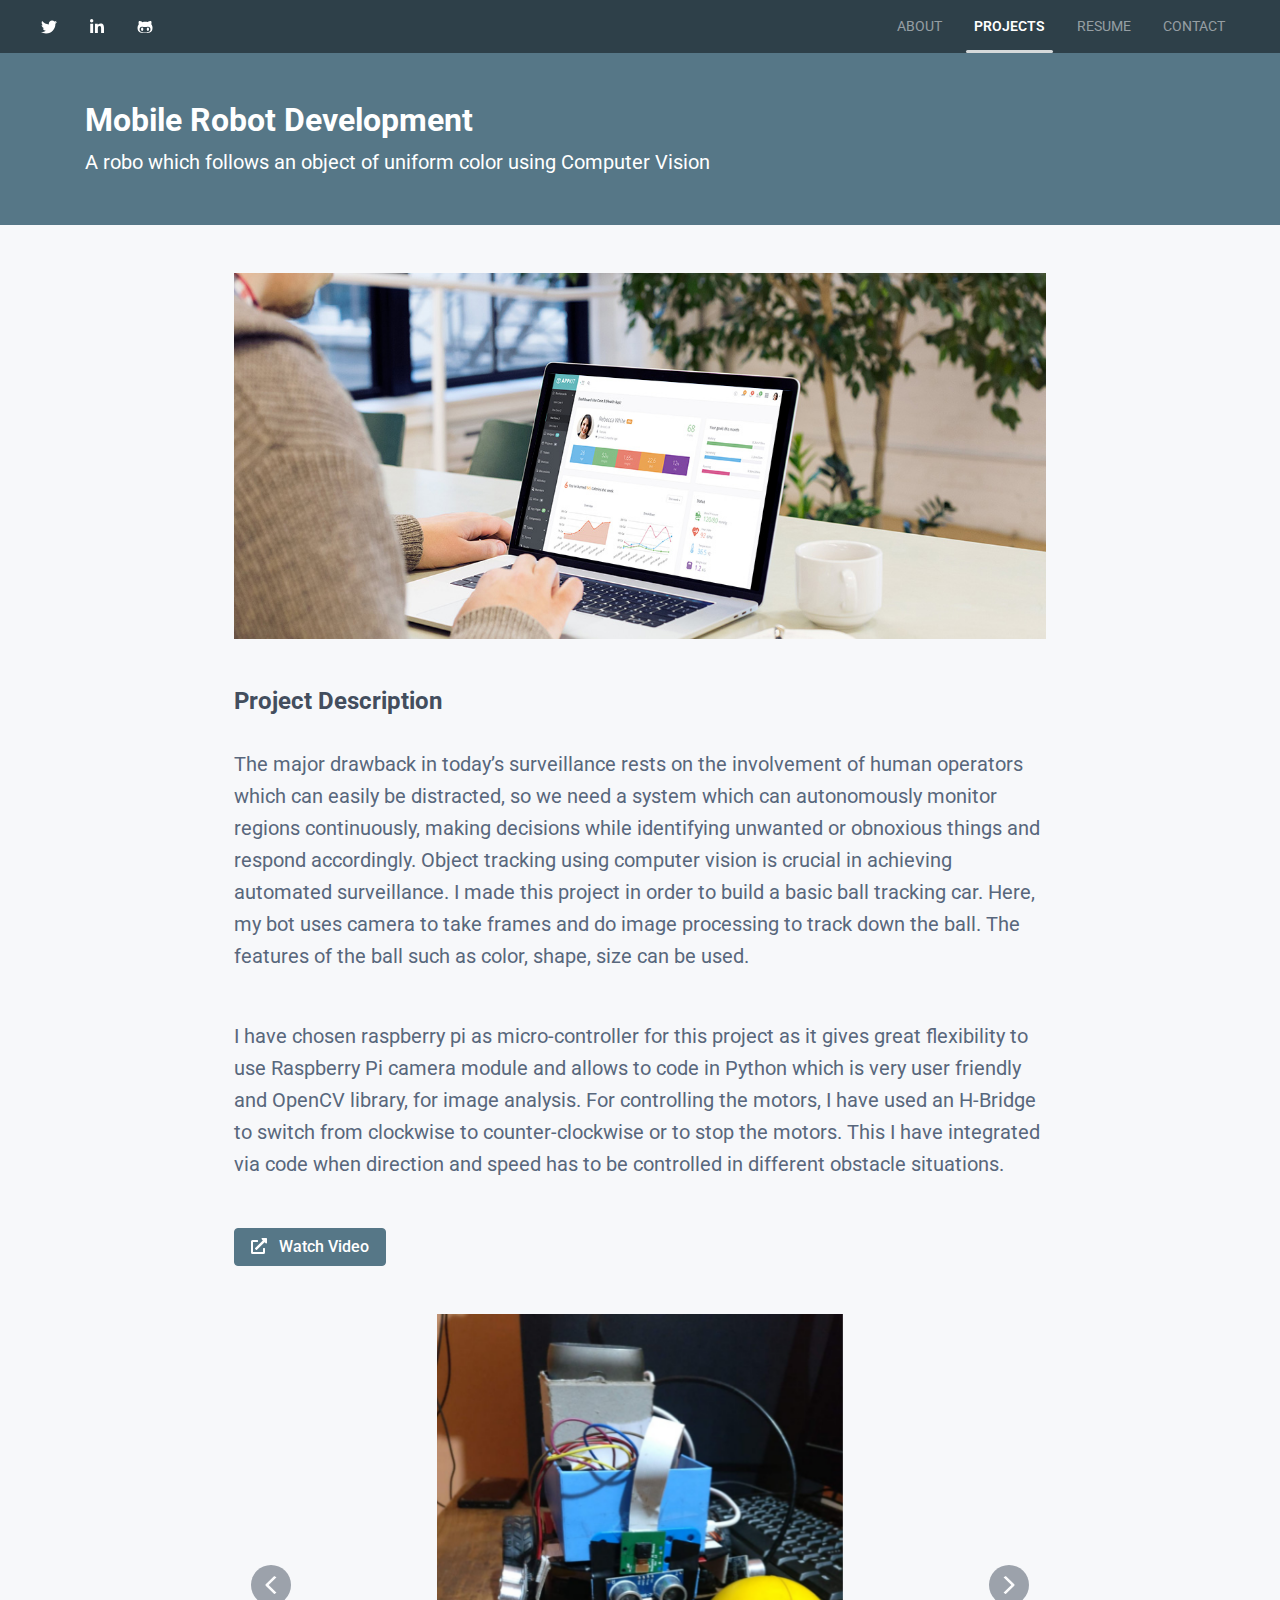
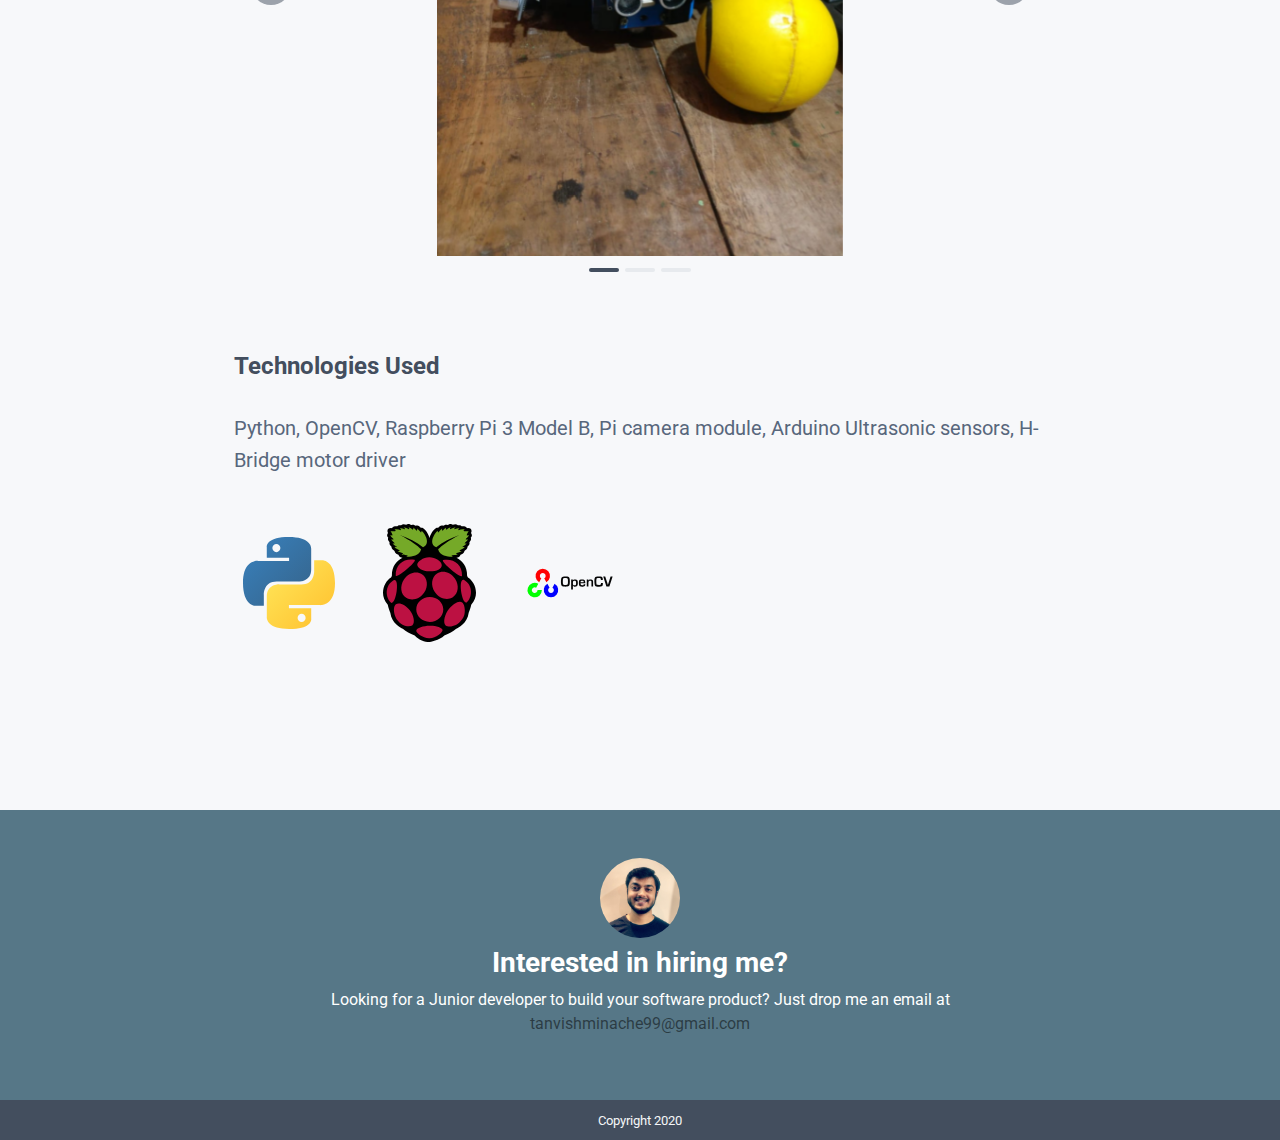
<file: colorTrackingBot.html>
<!DOCTYPE html>
<html lang="en">


<head>
	<title>Color Tracking Bot</title>

	<!-- Meta -->
	<meta charset="utf-8">
	<meta http-equiv="X-UA-Compatible" content="IE=edge">
	<meta name="viewport" content="width=device-width, initial-scale=1.0">
	<meta name="description" content="Portfolio">
	<meta name="author" content="Tanvish Minache">
	<link rel="shortcut icon" href="favicon.svg">

	<!-- Google Font -->
	<link
		href='http://fonts.googleapis.com/css?family=Roboto:400,500,400italic,300italic,300,500italic,700,700italic,900,900italic'
		rel='stylesheet' type='text/css'>

	<!-- FontAwesome JS -->
	<script defer src="assets/fontawesome/js/all.js"></script>

	<!-- Plugins CSS -->
	<link rel="stylesheet" href="assets/plugins/lightbox/ekko-lightbox.css">


	<!-- Theme CSS -->
	<link id="theme-style" rel="stylesheet" href="assets/css/theme-10.css">

</head>

<body>

	<header class="header">

		<div class="top-bar theme-bg-primary-darken">

			<div class="container-fluid">

				<nav class="navbar navbar-expand-lg navbar-dark position-relative">


					<ul class="social-list list-inline mb-0">
						<li class="list-inline-item"><a class="text-white" href="https://twitter.com/TMinache"><i
									class="fab fa-twitter fa-fw"></i></a></li>
						<li class="list-inline-item"><a class="text-white"
								href="https://www.linkedin.com/in/tanvish-minache-a4b830158/"><i
									class="fab fa-linkedin-in fa-fw"></i></a></li>
						<li class="list-inline-item"><a class="text-white" href="https://github.com/tanvish99"><i
									class="fab fa-github-alt fa-fw"></i></a></li>
						<!-- <li class="list-inline-item"><a class="text-white" href="#"><i
											class="fab fa-stack-overflow fa-fw"></i></a></li>
								<li class="list-inline-item"><a class="text-white" href="#"><i
											class="fab fa-codepen fa-fw"></i></a></li> -->
					</ul>
					<!--//social-list-->


					<button class="navbar-toggler" type="button" data-toggle="collapse" data-target="#navigation"
						aria-controls="navigation" aria-expanded="false" aria-label="Toggle navigation">
						<span class="navbar-toggler-icon"></span>
					</button>

					<div class="collapse navbar-collapse text-uppercase" id="navigation">
						<ul class="navbar-nav ml-lg-auto">
							<li class="nav-item mr-lg-3">
								<a class="nav-link" href="index.html">About</a>
							</li>
							<li class="nav-item active mr-lg-3">
								<a class="nav-link" href="projects.html">Projects <span
										class="sr-only">(current)</span></a>
							</li>
							<!-- <li class="nav-item mr-lg-3">
							    <a class="nav-link" href="talks.html">Talks</a>
							</li>
							<li class="nav-item mr-lg-3">
							    <a class="nav-link" href="blog.html">Blog</a>
							</li> -->
							<li class="nav-item mr-lg-3">
								<a class="nav-link" href="assets/files/Resume.pdf">Resume</a>
							</li>
							<li class="nav-item mr-lg-3">
								<a class="nav-link" href="contact.html">Contact</a>
							</li>
							<!-- <li class="nav-item dropdown mr-0">
							    <a class="nav-link dropdown-toggle" href="#" id="navigationLink" data-toggle="dropdown" aria-haspopup="true" aria-expanded="false">
							Pages
								</a>
								<div class="dropdown-menu dropdown-menu-right text-capitalize shadow-lg" aria-labelledby="navigationLink">
									<a class="dropdown-item" href="project.html">Project Case Study (1 Column)</a>
									<a class="dropdown-item" href="project-alt.html">Project Case Study (2 Columns)</a>
									<a class="dropdown-item" href="blog-post.html">Blog Post</a>
								</div>
							</li> -->

						</ul>
						<span id="slide-line"></span>
					</div>



				</nav>

			</div>
			<!--//container-->

		</div>
		<!--//top-bar-->

		<div class="header-intro theme-bg-primary text-white py-5">
			<div class="container position-relative">
				<h2 class="page-heading mb-2">Mobile Robot Development</h2>
				<div class="page-heading-tagline">A robo which follows an object of uniform color using Computer Vision
				</div>
				<!-- <div class="page-heading-logo font-weight-bold position-absolute mt-4 mt-md-0"><img class="client-logo" src="assets/images/logos/logo-2-inverse.svg"></div> -->
			</div>
			<!--//container-->
		</div>
		<!--//header-intro-->

	</header>
	<!--//header-->

	<section class="project-wrapper single-col-max-width py-5 px-4 mx-auto">
		<div class="section-row">
			<div class="mb-5"><img class="img-fluid" src="assets/images/projects/project-figure-main.jpg" alt=""></div>
			<h3 class="section-title">Project Description</h3>

			<p>The major drawback in today’s surveillance rests on the involvement of human operators which can easily
				be distracted, so we need a system which can autonomously monitor regions continuously, making decisions
				while identifying unwanted or obnoxious things and respond accordingly. Object tracking using computer
				vision is crucial in achieving automated surveillance.
				I made this project in order to build a basic ball tracking car. Here, my bot uses camera to take frames
				and do image processing to track down the ball. The features of the ball such as color, shape, size can
				be used.</p><p>I have chosen raspberry pi as micro-controller for this project as it gives great flexibility to
				use Raspberry Pi camera module and allows to code in Python which is very user friendly and OpenCV
				library, for image analysis.
				For controlling the motors, I have used an H-Bridge to switch from clockwise to counter-clockwise or to
				stop the motors. This I have integrated via code when direction and speed has to be controlled in
				different obstacle situations.</p>

			<div class="mb-5"><a class="btn btn-primary" href="https://youtu.be/JMg0vKWw1IY" target="_blank"><i
						class="fas fa-external-link-alt mr-2"></i> Watch Video</a></div>


			<!-- <div class="alert alert-dark">
				This template <strong>includes the original Sketch source file</strong> for making the browser window in
				the carousel. The screenshots were taken from the <a
					href="#"
					target="_blank">Bootstrap 4 admin template Appify</a>.
			</div> -->

			<div id="project-carousel" class="theme-carousel carousel slide mb-5" data-ride="carousel">
				<ol class="carousel-indicators">
					<li data-target="#project-carousel" data-slide-to="0" class="active"></li>
					<li data-target="#project-carousel" data-slide-to="1"></li>
					<li data-target="#project-carousel" data-slide-to="2"></li>
				</ol>

				<div class="carousel-inner" style="width: 50% ;margin-left: 25%">
					<div class="carousel-item active">
						<img class="d-block w-100" src="assets/images/projects/bot-1.jpg" alt="">
					</div>
					<div class="carousel-item">
						<img class="d-block w-100" src="assets/images/projects/bot-2.jpg" alt="">
					</div>
					<div class="carousel-item">
						<img class="d-block w-100" src="assets/images/projects/bot-3.jpg" alt="">
					</div>
				</div>

				<a class="carousel-control-prev" href="#project-carousel" role="button" data-slide="prev">
					<svg width="40px" height="40px" viewBox="0 0 150 258" version="1.1"
						xmlns="http://www.w3.org/2000/svg" xmlns:xlink="http://www.w3.org/1999/xlink">
						<g id="Page-1" stroke="none" stroke-width="1" fill="none" fill-rule="evenodd">
							<g id="arrow-left" fill="#FFFFFF" fill-rule="nonzero">
								<path
									d="M4.1,120.5 L121.9,4.5 C126.6,-0.2 134.2,-0.2 138.9,4.5 L146,11.6 C150.7,16.3 150.7,23.9 146,28.6 L43.7,129 L145.9,229.4 C150.6,234.1 150.6,241.7 145.9,246.4 L138.8,253.5 C134.1,258.2 126.5,258.2 121.8,253.5 L4,137.5 C-0.6,132.8 -0.6,125.2 4.1,120.5 Z"
									id="Shape"></path>
							</g>
						</g>
					</svg>
					<span class="sr-only">Previous</span>
				</a>
				<a class="carousel-control-next" href="#project-carousel" role="button" data-slide="next">
					<svg width="40px" height="40px" viewBox="0 0 150 258" version="1.1"
						xmlns="http://www.w3.org/2000/svg" xmlns:xlink="http://www.w3.org/1999/xlink">
						<g id="Page-1" stroke="none" stroke-width="1" fill="none" fill-rule="evenodd">
							<g id="arrow-right" fill="#FFFFFF" fill-rule="nonzero">
								<path
									d="M145.9,137.5 L28.1,253.5 C23.4,258.2 15.8,258.2 11.1,253.5 L4,246.4 C-0.7,241.7 -0.7,234.1 4,229.4 L106.3,129 L4.1,28.6 C-0.6,23.9 -0.6,16.3 4.1,11.6 L11.2,4.5 C15.9,-0.2 23.5,-0.2 28.2,4.5 L146,120.5 C150.6,125.2 150.6,132.8 145.9,137.5 Z"
									id="Shape"></path>
							</g>
						</g>
					</svg>
					<span class="sr-only">Next</span>
				</a>
			</div>
			<!--//theme-carousel-->


		</div>
		<!--//section-row-->


		<!-- <div class="section-row">
			<h3 class="section-title">Challenges &amp; Requirements</h3>
			<p>Phasellus accumsan cursus velit. Vestibulum ante ipsum primis in faucibus orci luctus et ultrices posuere
				cubilia Curae; Sed aliquam, nisi quis porttitor congue, elit erat euismod orci, ac placerat dolor lectus
				quis orci. Phasellus consectetuer vestibulum elit. Aenean tellus metus, bibendum sed, posuere ac, mattis
				non, nunc. Vestibulum fringilla pede sit amet augue. In turpis. Pellentesque posuere. Praesent turpis.
				Aenean posuere, tortor sed cursus feugiat, nunc augue blandit nunc, eu sollicitudin urna dolor sagittis
				lacus. </p>

			<ul class="mb-5 ml-md-5">
				<li class="mb-3">Lorem ipsum dolor sit amet consectetuer.</li>
				<li class="mb-3">Aenean commodo ligula eget dolor.</li>
				<li class="mb-3">Aenean massa cum sociis natoque penatibus.</li>
				<li>Pellentesque auctor neque nec urna.</li>
			</ul>

			<p>Donec elit libero, sodales nec, volutpat a, suscipit non, turpis. Nullam sagittis. Suspendisse pulvinar,
				augue ac venenatis condimentum, sem libero volutpat nibh, nec pellentesque velit pede quis nunc.
				Vestibulum ante ipsum primis in faucibus orci luctus et ultrices posuere cubilia Curae; Fusce id purus.
				Ut varius tincidunt libero. Phasellus dolor. Maecenas vestibulum mollis diam. Pellentesque ut neque.
				Pellentesque habitant morbi tristique senectus et netus et malesuada fames ac turpis egestas. In dui
				magna, posuere eget, vestibulum et, tempor auctor, justo. In ac felis quis tortor malesuada pretium.
				Pellentesque auctor neque nec urna.</p>
			<div class="row">
				<div class="figure col-lg-4 mb-3"><a href="assets/images/projects/project-figure-1.1.jpg"
						data-toggle="lightbox" data-gallery="gallery"><img class="img-fluid"
							src="assets/images/projects/project-figure-1.1.jpg" alt=""></a></div>
				<div class="figure col-lg-4 mb-3"><a href="assets/images/projects/project-figure-1.2.jpg"
						data-toggle="lightbox" data-gallery="gallery"><img class="img-fluid"
							src="assets/images/projects/project-figure-1.2.jpg" alt=""></a></div>
				<div class="figure col-lg-4 mb-3"><a href="assets/images/projects/project-figure-1.3.jpg"
						data-toggle="lightbox" data-gallery="gallery"><img class="img-fluid"
							src="assets/images/projects/project-figure-1.3.jpg" alt=""></a></div>
			</div>
			<div class="row">
				<div class="figure col-lg-3 mb-3"><a href="assets/images/projects/project-figure-2.1.png"
						data-toggle="lightbox" data-gallery="gallery"><img class="img-fluid"
							src="assets/images/projects/project-figure-2.1.png" alt=""></a></div>
				<div class="figure col-lg-3 mb-3"><a href="assets/images/projects/project-figure-2.2.png"
						data-toggle="lightbox" data-gallery="gallery"><img class="img-fluid"
							src="assets/images/projects/project-figure-2.2.png" alt=""></a></div>
				<div class="figure col-lg-3 mb-3"><a href="assets/images/projects/project-figure-2.3.png"
						data-toggle="lightbox" data-gallery="gallery"><img class="img-fluid"
							src="assets/images/projects/project-figure-2.3.png" alt=""></a></div>
				<div class="figure col-lg-3 mb-3"><a href="assets/images/projects/project-figure-2.4.png"
						data-toggle="lightbox" data-gallery="gallery"><img class="img-fluid"
							src="assets/images/projects/project-figure-2.4.png" alt=""></a></div>
			</div>
		</div> -->

		<!--//section-row-->

		<!-- <div class="section-row">
			<h3 class="section-title">Actions &amp; Outcomes</h3>
			<p>At vero eos et accusamus et iusto odio dignissimos ducimus qui blanditiis praesentium voluptatum deleniti
				atque corrupti quos dolores et quas molestias excepturi sint occaecati cupiditate non provident,
				similique sunt in culpa qui officia deserunt mollitia animi, id est laborum et dolorum fuga. Et harum
				quidem rerum facilis est et expedita distinctio. Nam libero tempore, cum soluta nobis est eligendi optio
				cumque nihil impedit quo minus id quod maxime placeat facere possimus, omnis voluptas assumenda est,
				omnis dolor repellendus.</p>
			<ul class="list-unstyled pl-4 mb-5 ml-md-5">
				<li class="mb-4"><i class="fas fa-check text-primary mr-3"></i>Lorem ipsum dolor sit amet consectetuer.
				</li>
				<li class="mb-4"><i class="fas fa-check text-primary mr-3"></i>Aenean commodo ligula eget dolor.</li>
				<li class="mb-4"><i class="fas fa-check text-primary mr-3"></i>Aenean massa cum sociis natoque
					penatibus.</li>
				<li class="mb-4"><i class="fas fa-check text-primary mr-3"></i>Pellentesque auctor neque nec urna.</li>
				<li class="mb-4"><i class="fas fa-check text-primary mr-3"></i>Aenean tellus metus, bibendum sed.</li>
			</ul>

			<p>Phasellus accumsan cursus velit. Vestibulum ante ipsum primis in faucibus orci luctus et ultrices posuere
				cubilia Curae; Sed aliquam, nisi quis porttitor congue, elit erat euismod orci, ac placerat dolor lectus
				quis orci.</p>

			<div class="testimonial bg-white my-5">
				<div class="position-relative p-5 shadow-sm">
					<blockquote class="blockquote pl-4">
						<p class="mb-4">Steve is a great developer! Sed ut perspiciatis unde omnis iste natus error sit
							voluptatem accusantium doloremque laudantium, totam rem aperiam, eaque ipsa quae ab illo
							inventore veritatis et quasi architecto.</p>
						<i class="quote-icon fas fa-quote-left fa-lg position-absolute text-primary"></i>
						<footer class="blockquote-footer presudo-hidden">
							<div class="media client-profile flex-column flex-md-row">
								<img class="mr-md-3" src="assets/images/clients/profile-2.jpg" alt="">
								<cite title="Source" class="quote-source d-inline-block font-style-normal pt-3">
									<span class="d-block">Cheryl Bell</span>
									<span class="d-block">Product Manager, Dropbox</span>
									<span class="d-block position-absolute source-link"><i
											class="fab fa-linkedin fa-2x mr-1" data-fa-transform="down-3"></i> <a
											class="text-secondary" href="#" target="_blank">View on Linkedin <i
												class="fas fa-external-link-alt ml-1"
												data-fa-transform="up-1"></i></a></span>
								</cite>
							</div>
							
						</footer>
					</blockquote>
				</div>
			</div>
			
		</div> -->

		<!--//section-row-->

		<div class="section-row">
			<h3 class="section-title">Technologies Used</h3>
			<!-- <p class="mb-4">This template <strong>includes majority of the web development icons</strong> you can use in
				your case studies. If you can't find the icon in the template package you can always download the ones
				you want from <a href="https://worldvectorlogo.com/" target="_blank">worldvectorlogo.com</a>. Below are
				some examples:</p> -->
				<p>Python, OpenCV, Raspberry Pi 3 Model B, Pi camera module, Arduino Ultrasonic sensors, H-Bridge motor driver</p>

			<div class="webdev-icons row mb-5 align-items-center">

				<!-- <div class="webdev-icon col-4 col-md-2 mr-0 mb-4 px-4"><img class="img-fluid svg-ie-fix"
						src="assets/images/webdev-icons/angular.svg"></div>
				<div class="webdev-icon col-4 col-md-2 mr-0 mb-4 px-4"><img class="img-fluid svg-ie-fix"
						src="assets/images/webdev-icons/react.svg"></div>
				<div class="webdev-icon col-4 col-md-2 mr-0 mb-4 px-4"><img class="img-fluid svg-ie-fix"
						src="assets/images/webdev-icons/nodejs.svg"></div>
				<div class="webdev-icon col-4 col-md-2 mr-0 mb-4 px-4"><img class="img-fluid svg-ie-fix"
						src="assets/images/webdev-icons/javascript.svg"></div>
				<div class="webdev-icon col-4 col-md-2 mr-0 mb-4 px-4"><img class="img-fluid svg-ie-fix"
						src="assets/images/webdev-icons/jquery-alt.svg"></div>
				<div class="webdev-icon col-4 col-md-2 mr-0 mb-4 px-4"><img class="img-fluid svg-ie-fix"
						src="assets/images/webdev-icons/html5.svg"></div>
				<div class="webdev-icon col-4 col-md-2 mr-0 mb-4 px-4"><img class="img-fluid svg-ie-fix"
						src="assets/images/webdev-icons/css3.svg"></div>
				<div class="webdev-icon col-4 col-md-2 mr-0 mb-4 px-4"><img class="img-fluid svg-ie-fix"
						src="assets/images/webdev-icons/sass.svg"></div>
				<div class="webdev-icon col-4 col-md-2 mr-0 mb-4 px-4"><img class="img-fluid svg-ie-fix"
						src="assets/images/webdev-icons/less.svg"></div> -->
				<div class="webdev-icon col-4 col-md-2 mr-0 mb-4 px-4"><img class="img-fluid svg-ie-fix"
						src="assets/images/webdev-icons/python.svg"></div>
				<div class="webdev-icon col-4 col-md-2 mr-0 mb-4 px-4"><img class="img-fluid svg-ie-fix"
						src="assets/images/webdev-icons/raspberrypi.svg"></div>
				<div class="webdev-icon col-4 col-md-2 mr-0 mb-4 px-4"><img class="img-fluid svg-ie-fix"
						src="assets/images/webdev-icons/opencv.svg"></div>
				<!-- <div class="webdev-icon col-4 col-md-2 mr-0 mb-4 px-4"><img class="img-fluid svg-ie-fix"
						src="assets/images/webdev-icons/postgresql.svg"></div>
				<div class="webdev-icon col-4 col-md-2 mr-0 mb-4 px-4"><img class="img-fluid svg-ie-fix"
						src="assets/images/webdev-icons/mysql-alt.svg"></div>
				<div class="webdev-icon col-4 col-md-2 mr-0 mb-4 px-4"><img class="img-fluid svg-ie-fix"
						src="assets/images/webdev-icons/mongodb-alt.svg"></div>
				<div class="webdev-icon col-4 col-md-2 mr-0 mb-4 px-4"><img class="img-fluid svg-ie-fix"
						src="assets/images/webdev-icons/grunt.svg"></div>
				<div class="webdev-icon col-4 col-md-2 mr-0 mb-4 px-4"><img class="img-fluid svg-ie-fix"
						src="assets/images/webdev-icons/webpack.svg"></div>
				<div class="webdev-icon col-4 col-md-2 mr-0 mb-4 px-4"><img class="img-fluid svg-ie-fix"
						src="assets/images/webdev-icons/bootstrap4.svg"></div> -->

			</div>

		</div>
		<!--//section-row-->

		<!-- <div class="section-row">
			<h3 class="section-title">Conclusions</h3>
			<p>Lorem ipsum dolor sit amet, consectetuer adipiscing elit. Aenean commodo ligula eget dolor. Aenean massa.
				Cum sociis natoque penatibus et magnis dis parturient montes, nascetur ridiculus mus. Donec quam felis,
				ultricies nec, pellentesque eu, pretium quis, sem. Nulla consequat massa quis enim. Donec pede justo,
				fringilla vel, aliquet nec, vulputate eget, arcu. In enim justo, rhoncus ut, imperdiet a, venenatis
				vitae, justo. Nullam dictum felis eu pede mollis pretium. Integer tincidunt. Cras dapibus. Vivamus
				elementum semper nisi. Aenean vulputate eleifend tellus. </p>
		</div> -->
		<!--//section-row-->

	</section>
	<!--//project-wrapper-->
<!-- 
	<section class="section pt-5 related-projects-section bg-white">
		<div class="container">
			<h3 class="section-title font-weight-bold text-center mb-4">Other Project Case Studies</h3>
			<div class="project-cards row">

				<div class="col-12 col-lg-4">
					<div class="card rounded-0 border-0 shadow-sm mb-5 mb-lg-0">
						<div class="card-img-container position-relative">
							<img class="card-img-top rounded-0" src="assets/images/projects/project-3-thumb.jpg" alt="">
							<div class="card-img-overlay overlay-logo text-center">
								<div class="project-logo"><img class="img-fluid w-50"
										src="assets/images/logos/logo-3-inverse.svg"></div>
							</div>
							<a class="card-img-overlay overlay-content text-left p-lg-4" href="project.html">
								<h5 class="card-title font-weight-bold">Client: Airbnb</h5>
								<p class="card-text">Project summary goes here. Lorem ipsum dolor sit amet, consectetur
									adipiscing elit. Quisque vel sapien quis nulla dictum euismod...</p>
							</a>
						</div>
						<div class="card-body pb-0">
							<h4 class="card-title text-truncate text-center mb-0"><a href="project.html">Mobile app
									development</a></h4>
						</div>

						<div class="card-footer border-0 text-center bg-white pb-4">
							<ul class="list-inline mb-0 mx-auto">
								<li class="list-inline-item"><span class="badge badge-secondary badge-pill">React</span>
								</li>
								<li class="list-inline-item"><span
										class="badge badge-secondary badge-pill">Python</span></li>
								<li class="list-inline-item"><span class="badge badge-secondary badge-pill">MySQL</span>
								</li>
								<li class="list-inline-item"><span
										class="badge badge-secondary badge-pill">Webpack</span></li>
							</ul>
						</div>
					</div> -->
					<!--//card-->
				<!-- </div>
				<div class="col-12 col-lg-4">
					<div class="card rounded-0 border-0 shadow-sm mb-5">
						<div class="card-img-container position-relative">
							<img class="card-img-top rounded-0" src="assets/images/projects/project-7-thumb.jpg" alt="">
							<div class="card-img-overlay overlay-logo text-center">
								<div class="project-logo"><img class="img-fluid w-50"
										src="assets/images/logos/logo-7-inverse.svg"></div>
							</div>
							<a class="card-img-overlay overlay-content text-left p-lg-4" href="project.html">
								<h5 class="card-title font-weight-bold">Client: Facebook</h5>
								<p class="card-text">Project summary goes here. Lorem ipsum dolor sit amet, consectetur
									adipiscing elit. Quisque vel sapien quis nulla dictum euismod...</p>
							</a>
						</div>
						<div class="card-body pb-0">
							<h4 class="card-title text-truncate text-center mb-0"><a href="project.html">Facebook Ads
									Manager</a></h4>
						</div>

						<div class="card-footer border-0 text-center bg-white pb-4">
							<ul class="list-inline mb-0 mx-auto">
								<li class="list-inline-item"><span
										class="badge badge-secondary badge-pill">Angular</span></li>
								<li class="list-inline-item"><span class="badge badge-secondary badge-pill">PHP</span>
								</li>
								<li class="list-inline-item"><span
										class="badge badge-secondary badge-pill">HTML/SaSS</span></li>
							</ul>
						</div>
					</div> -->
					<!--//card-->
				<!-- </div>
				<div class="col-12 col-lg-4">
					<div class="card rounded-0 border-0 shadow-sm mb-5">
						<div class="card-img-container position-relative">
							<img class="card-img-top rounded-0" src="assets/images/projects/project-9-thumb.jpg" alt="">
							<div class="card-img-overlay overlay-logo text-center">
								<div class="project-logo"><img class="img-fluid w-50"
										src="assets/images/logos/logo-9-inverse.svg"></div>
							</div>
							<a class="card-img-overlay overlay-content text-left p-lg-4" href="project.html">
								<h5 class="card-title font-weight-bold">Client: Coinbase</h5>
								<p class="card-text">Project summary goes here. Lorem ipsum dolor sit amet, consectetur
									adipiscing elit. Quisque vel sapien quis nulla dictum euismod...</p>
							</a>
						</div>
						<div class="card-body pb-0">
							<h4 class="card-title text-truncate text-center mb-0"><a href="project.html">App
									Development</a></h4>
						</div>

						<div class="card-footer border-0 text-center bg-white pb-4">
							<ul class="list-inline mb-0 mx-auto">
								<li class="list-inline-item"><span
										class="badge badge-secondary badge-pill">Angular</span></li>
								<li class="list-inline-item"><span
										class="badge badge-secondary badge-pill">Python</span></li>
								<li class="list-inline-item"><span
										class="badge badge-secondary badge-pill">HTML/SaSS</span></li>
							</ul>
						</div>
					</div> -->
					<!--//card-->
				<!-- </div>


			</div>
		
		</div>

	</section> -->


	<section class="section-cta py-5 bg-primary text-white">
			<div class="container">
				<div class="text-center">
					<img class="profile-small d-inline-block mx-auto rounded-circle mb-2" src="assets/images/profile.jpg"
						alt="">
				</div>
				<h3 class="section-title font-weight-bold text-center mb-2">Interested in hiring me?</h3>
				<div class="section-intro mx-auto text-center mb-3">
					Looking for a Junior developer to build your software product? Just drop me an email at <a
						class="link-on-bg" href="mailto:tanvishminache99@gmail.com">tanvishminache99@gmail.com</a>
				</div>
				<!-- <div class="text-center">
					<a class="theme-btn-on-bg btn" href="contact.html">Let's Talk</a>
				</div> -->
			</div>
			<!--//container-->
		</section>

		<footer class="footer text-light text-center py-2">
				<small class="copyright">Copyright 2020</small>
			</footer>


	<!-- *****CONFIGURE STYLE (REMOVE ON YOUR PRODUCTION SITE)****** -->
	<!-- <div id="config-panel" class="config-panel d-none d-lg-block">
		<div class="panel-inner">
			<a id="config-trigger" class="config-trigger config-panel-hide text-center" href="#"><i
					class="fas fa-cog mx-auto" data-fa-transform="down-6"></i></a>
			<h5 class="panel-title">Choose Colour</h5>
			<ul id="color-options" class="list-inline mb-0">
				<li class="theme-1 active list-inline-item"><a data-style="assets/css/theme-1.css" data-chart="#00BCD4"
						href="#"></a></li>
				<li class="theme-2  list-inline-item"><a data-style="assets/css/theme-2.css" href="#"></a></li>
				<li class="theme-3  list-inline-item"><a data-style="assets/css/theme-3.css" href="#"></a></li>
				<li class="theme-4  list-inline-item"><a data-style="assets/css/theme-4.css" href="#"></a></li>
				<li class="theme-5  list-inline-item"><a data-style="assets/css/theme-5.css" href="#"></a></li>
				<li class="theme-6  list-inline-item"><a data-style="assets/css/theme-6.css" href="#"></a></li>
				<li class="theme-7  list-inline-item"><a data-style="assets/css/theme-7.css" href="#"></a></li>
				<li class="theme-8  list-inline-item"><a data-style="assets/css/theme-8.css" href="#"></a></li>
				<li class="theme-9  list-inline-item"><a data-style="assets/css/theme-9.css" href="#"></a></li>
				<li class="theme-10  list-inline-item"><a data-style="assets/css/theme-10.css" href="#"></a></li>
				<li class="theme-11  list-inline-item"><a data-style="assets/css/theme-11.css" href="#"></a></li>
				<li class="theme-12  list-inline-item"><a data-style="assets/css/theme-12.css" href="#"></a></li>
			</ul>
			<a id="config-close" class="close" href="#"><i class="fa fa-times-circle"></i></a>
		</div>
		
	</div> -->
	<!--//configure-panel-->


	<!-- Javascript -->
	<script type="text/javascript" src="assets/plugins/jquery-3.4.1.min.js"></script>
	<script type="text/javascript" src="assets/plugins/popper.min.js"></script>
	<script type="text/javascript" src="assets/plugins/bootstrap/js/bootstrap.min.js"></script>
	<script type="text/javascript" src="assets/plugins/back-to-top.js"></script>

	<!--Page Specific JS -->
	<script type="text/javascript" src="assets/plugins/lightbox/ekko-lightbox.min.js"></script>

	<!-- Custom JS -->
	<script type="text/javascript" src="assets/js/main.js"></script>
	<script type="text/javascript" src="assets/js/lightbox-custom.js"></script>

	<!-- Style Switcher (REMOVE ON YOUR PRODUCTION SITE) -->
	<script src="assets/js/demo/style-switcher.js"></script>


</body>


</html>
</file>
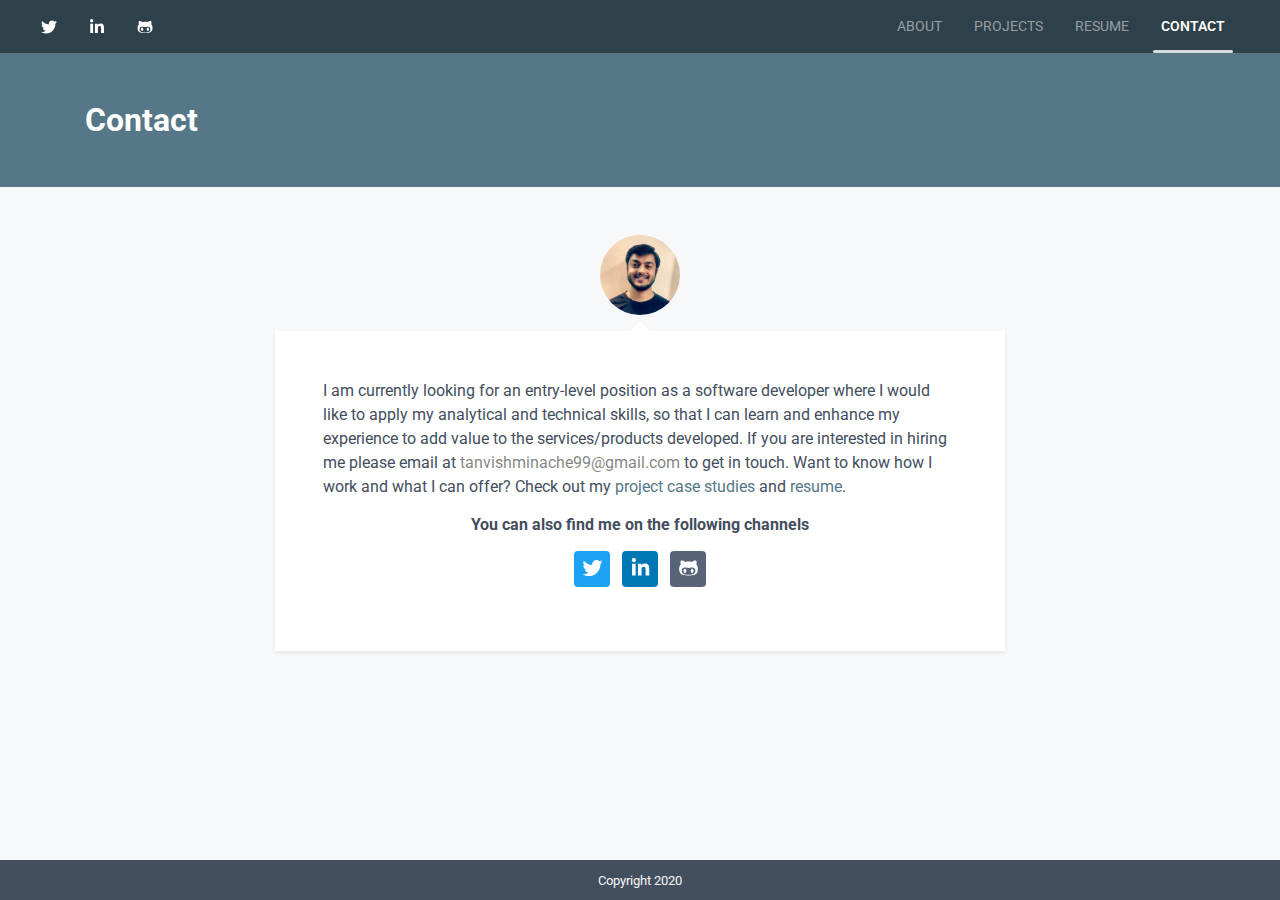
<file: contact.html>
<!DOCTYPE html>
<html lang="en">

<head>
	<title>Contact</title>

	<!-- Meta -->
	<meta charset="utf-8">
	<meta http-equiv="X-UA-Compatible" content="IE=edge">
	<meta name="viewport" content="width=device-width, initial-scale=1.0">
	<meta name="description" content="Portfolio">
	<meta name="author" content="Tanvish Minache">
	<link rel="shortcut icon" href="favicon.svg">

	<!-- Google Font -->
	<link
		href='http://fonts.googleapis.com/css?family=Roboto:400,500,400italic,300italic,300,500italic,700,700italic,900,900italic'
		rel='stylesheet' type='text/css'>

	<!-- FontAwesome JS -->
	<script defer src="assets/fontawesome/js/all.js"></script>

	<!-- Theme CSS -->
	<link id="theme-style" rel="stylesheet" href="assets/css/theme-10.css">

</head>

<body>

	<header class="header">

		<div class="top-bar theme-bg-primary-darken">

			<div class="container-fluid">

				<nav class="navbar navbar-expand-lg navbar-dark position-relative">


					<ul class="social-list list-inline mb-0">
						<li class="list-inline-item"><a class="text-white" href="https://twitter.com/TMinache"><i
									class="fab fa-twitter fa-fw"></i></a></li>
						<li class="list-inline-item"><a class="text-white"
								href="https://www.linkedin.com/in/tanvish-minache-a4b830158/"><i
									class="fab fa-linkedin-in fa-fw"></i></a></li>
						<li class="list-inline-item"><a class="text-white" href="https://github.com/tanvish99"><i
									class="fab fa-github-alt fa-fw"></i></a></li>
						<!-- <li class="list-inline-item"><a class="text-white" href="#"><i
											class="fab fa-stack-overflow fa-fw"></i></a></li>
								<li class="list-inline-item"><a class="text-white" href="#"><i
											class="fab fa-codepen fa-fw"></i></a></li> -->
					</ul>
					<!--//social-list-->


					<button class="navbar-toggler" type="button" data-toggle="collapse" data-target="#navigation"
						aria-controls="navigation" aria-expanded="false" aria-label="Toggle navigation">
						<span class="navbar-toggler-icon"></span>
					</button>

					<div class="collapse navbar-collapse text-uppercase" id="navigation">
						<ul class="navbar-nav ml-lg-auto">
							<li class="nav-item mr-lg-3">
								<a class="nav-link" href="index.html">About</a>
							</li>
							<li class="nav-item mr-lg-3">
								<a class="nav-link" href="projects.html">Projects</a>
							</li>
							<!-- <li class="nav-item mr-lg-3">
							    <a class="nav-link" href="talks.html">Talks</a>
							</li>
							<li class="nav-item mr-lg-3">
							    <a class="nav-link" href="blog.html">Blog</a>
							</li> -->
							<li class="nav-item mr-lg-3">
								<a class="nav-link" href="assets/files/Resume.pdf">Resume</a>
							</li>
							<li class="nav-item active mr-lg-3">
								<a class="nav-link" href="contact.html">Contact <span
										class="sr-only">(current)</span></a>
							</li>
							<!-- <li class="nav-item dropdown mr-0">
							    <a class="nav-link dropdown-toggle" href="#" id="navigationLink" data-toggle="dropdown" aria-haspopup="true" aria-expanded="false">
							Pages
								</a>
								<div class="dropdown-menu dropdown-menu-right text-capitalize shadow-lg" aria-labelledby="navigationLink">
									<a class="dropdown-item" href="project.html">Project Case Study (1 Column)</a>
									<a class="dropdown-item" href="project-alt.html">Project Case Study (2 Columns)</a>
									<a class="dropdown-item" href="blog-post.html">Blog Post</a>
								</div>
							</li> -->

						</ul>
						<span id="slide-line"></span>
					</div>



				</nav>

			</div>
			<!--//container-->

		</div>
		<!--//top-bar-->

		<div class="header-intro theme-bg-primary text-white py-5">
			<div class="container">
				<h2 class="page-heading mb-0">Contact</h2>

			</div>
			<!--//container-->
		</div>
		<!--//header-intro-->

	</header>
	<!--//header-->

	<section class="section py-5">
		<div class="container">
			<div class="row">
				<div class="contact-intro col-lg-8 mx-lg-auto mb-5 text-center">

					<img class="profile-small d-inline-block mx-auto rounded-circle mb-3"
						src="assets/images/profile.jpg" alt="">

					<div class="speech-bubble bg-white p-4 p-lg-5 shadow-sm">
						<p class="text-left mb-3"> I am currently looking for an
							entry-level position as a software developer where I would like to apply my analytical and
							technical skills, so that I can
							learn and enhance my experience to add value to the services/products developed. If you are
							interested in hiring me please email at <a class="link-on-bg"
								href="mailto:tanvishminache99@gmail.com">tanvishminache99@gmail.com</a> to get in touch.
							Want to know how I work and what I can offer? Check out my <a href="projects.html">project
								case studies</a> and <a href="assets/files/Resume.pdf">resume</a>.</p>
						<h6 class="font-weight-bold text-center mb-3">You can also find me on the following channels
						</h6>

						<ul class="social-list-color list-inline mb-0">
							<li class="list-inline-item mb-3"><a class="twitter" href="https://twitter.com/TMinache"><i
										class="fab fa-twitter fa-fw"></i></a></li>

							<li class="list-inline-item mb-3"><a class="linkedin"
									href="https://www.linkedin.com/in/tanvish-minache-a4b830158/"><i
										class="fab fa-linkedin-in fa-fw"></i></a></li>
							<li class="list-inline-item mb-3"><a class="github" href="https://github.com/tanvish99"><i
										class="fab fa-github-alt fa-fw"></i></a></li>
							<!-- <li class="list-inline-item mb-3"><a class="stack-overflow" href="#"><i class="fab fa-stack-overflow fa-fw"></i></a></li>
			                <li class="list-inline-item mb-3"><a class="medium" href="#"><i class="fab fa-medium-m fa-fw"></i></a></li>
			                <li class="list-inline-item mb-3"><a class="codepen" href="#"><i class="fab fa-codepen fa-fw"></i></a></li> -->


							<!--<li class="list-inline-item mb-3"><a class="facebook" href="#"><i class="fab fa-facebook-f fa-fw"></i></a></li>-->

							<!--<li class="list-inline-item"><a class="instagram" href="#"><i class="fab fa-instagram fa-fw"></i></a></li>-->
						</ul>
						<!--//social-list-->
					</div>

				</div>
				<!--//contact-intro-->
				<!-- <form id="contact-form" class="contact-form col-lg-8 mx-lg-auto" method="post" action="#">
			        <h3 class="text-center mb-3">Get In Touch</h3>
			        <div class="form-row">                                                           
		                <div class="form-group col-md-6">
		                    <label class="sr-only" for="cname">Name</label>
		                    <input type="text" class="form-control" id="cname" name="name" placeholder="Name" minlength="2" required="" aria-required="true">
		                </div>                    
		                <div class="form-group col-md-6">
		                    <label class="sr-only" for="cemail">Email</label>
		                    <input type="email" class="form-control" id="cemail" name="email" placeholder="Email" required="" aria-required="true">
		                </div>
		                <div class="form-group col-12">
		                    <label class="sr-only" for="cmessage">Your message</label>
		                    <textarea class="form-control" id="cmessage" name="message" placeholder="Enter your message" rows="10" required="" aria-required="true"></textarea>
		                </div>
		                 <div class="form-group col-12">
		                    <button type="submit" class="btn btn-block btn-primary py-2">Send It</button>
		                </div>                           
		            </div>
		        </form> -->

			</div>
			<!--//row-->
		</div>
		<!--//container-->
	</section>
	<!--//section-->



	<footer class="footer text-light text-center py-2" style="position: fixed; bottom: 0; width: 100% ">
		<small class="copyright">Copyright 2020</small>
	</footer>


	<!-- *****CONFIGURE STYLE (REMOVE ON YOUR PRODUCTION SITE)****** -->
	<!-- <div id="config-panel" class="config-panel d-none d-lg-block">
        <div class="panel-inner">
            <a id="config-trigger" class="config-trigger config-panel-hide text-center" href="#"><i class="fas fa-cog mx-auto" data-fa-transform="down-6" ></i></a>
            <h5 class="panel-title">Choose Colour</h5>
            <ul id="color-options" class="list-inline mb-0">
                <li class="theme-1 active list-inline-item"><a data-style="assets/css/theme-1.css" data-chart="#00BCD4" href="#"></a></li>
                <li class="theme-2  list-inline-item"><a data-style="assets/css/theme-2.css" href="#"></a></li>
                <li class="theme-3  list-inline-item"><a data-style="assets/css/theme-3.css" href="#"></a></li>
                <li class="theme-4  list-inline-item"><a data-style="assets/css/theme-4.css" href="#"></a></li>
                <li class="theme-5  list-inline-item"><a data-style="assets/css/theme-5.css" href="#"></a></li>
                <li class="theme-6  list-inline-item"><a data-style="assets/css/theme-6.css" href="#"></a></li>
                <li class="theme-7  list-inline-item"><a data-style="assets/css/theme-7.css" href="#"></a></li>
                <li class="theme-8  list-inline-item"><a data-style="assets/css/theme-8.css" href="#"></a></li>
                <li class="theme-9  list-inline-item"><a data-style="assets/css/theme-9.css" href="#"></a></li>
                <li class="theme-10  list-inline-item"><a data-style="assets/css/theme-10.css" href="#"></a></li>
                <li class="theme-11  list-inline-item"><a data-style="assets/css/theme-11.css" href="#"></a></li>
                <li class="theme-12  list-inline-item"><a data-style="assets/css/theme-12.css" href="#"></a></li>
            </ul>
            <a id="config-close" class="close" href="#"><i class="fa fa-times-circle"></i></a>
        </div>
    </div> -->

	<!-- Javascript -->
	<script type="text/javascript" src="assets/plugins/jquery-3.4.1.min.js"></script>
	<script type="text/javascript" src="assets/plugins/popper.min.js"></script>
	<script type="text/javascript" src="assets/plugins/bootstrap/js/bootstrap.min.js"></script>
	<script type="text/javascript" src="assets/plugins/back-to-top.js"></script>


	<!--Page Specific JS -->
	<script type="text/javascript" src="assets/plugins/jquery-validation/jquery.validate.min.js"></script>

	<!-- Custom JS -->
	<script type="text/javascript" src="assets/js/main.js"></script>
	<script type="text/javascript" src="assets/js/form.js"></script>

	<!-- Style Switcher (REMOVE ON YOUR PRODUCTION SITE) -->
	<script src="assets/js/demo/style-switcher.js"></script>


</body>

</html>
</file>
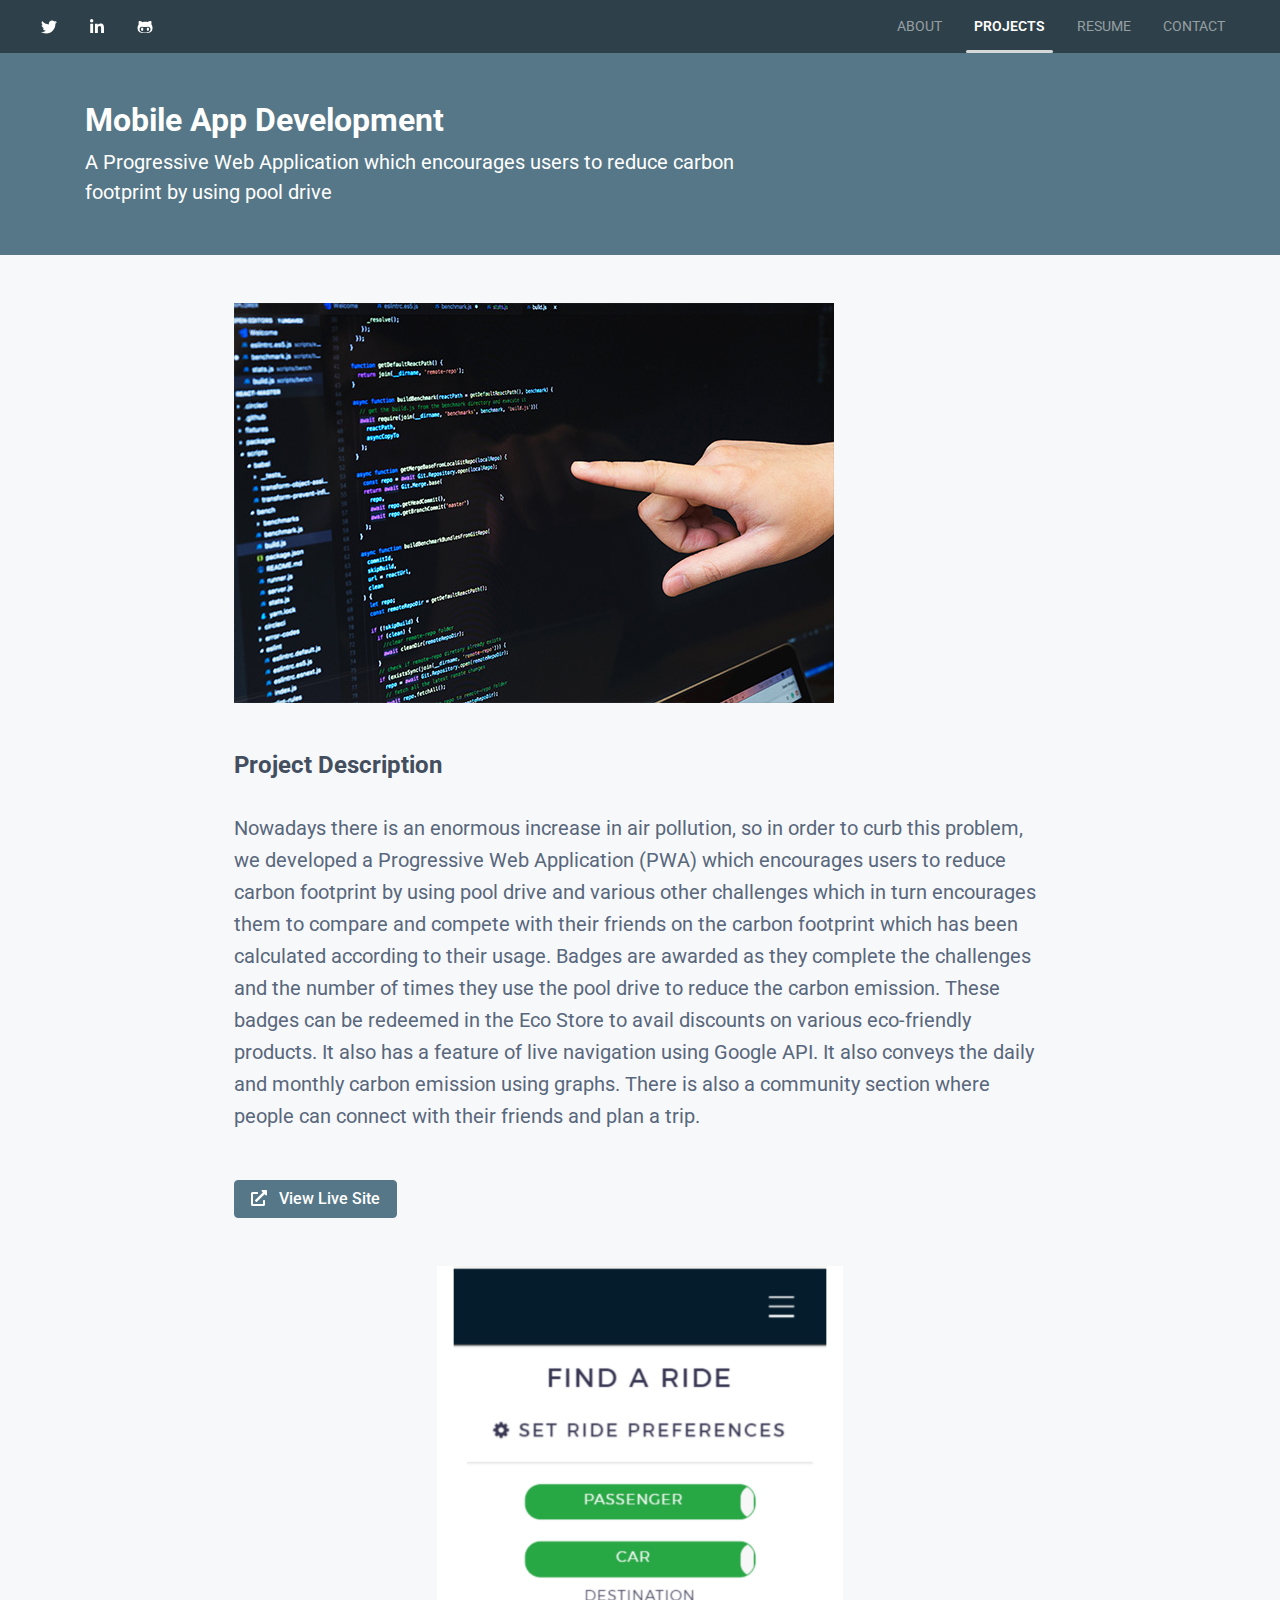
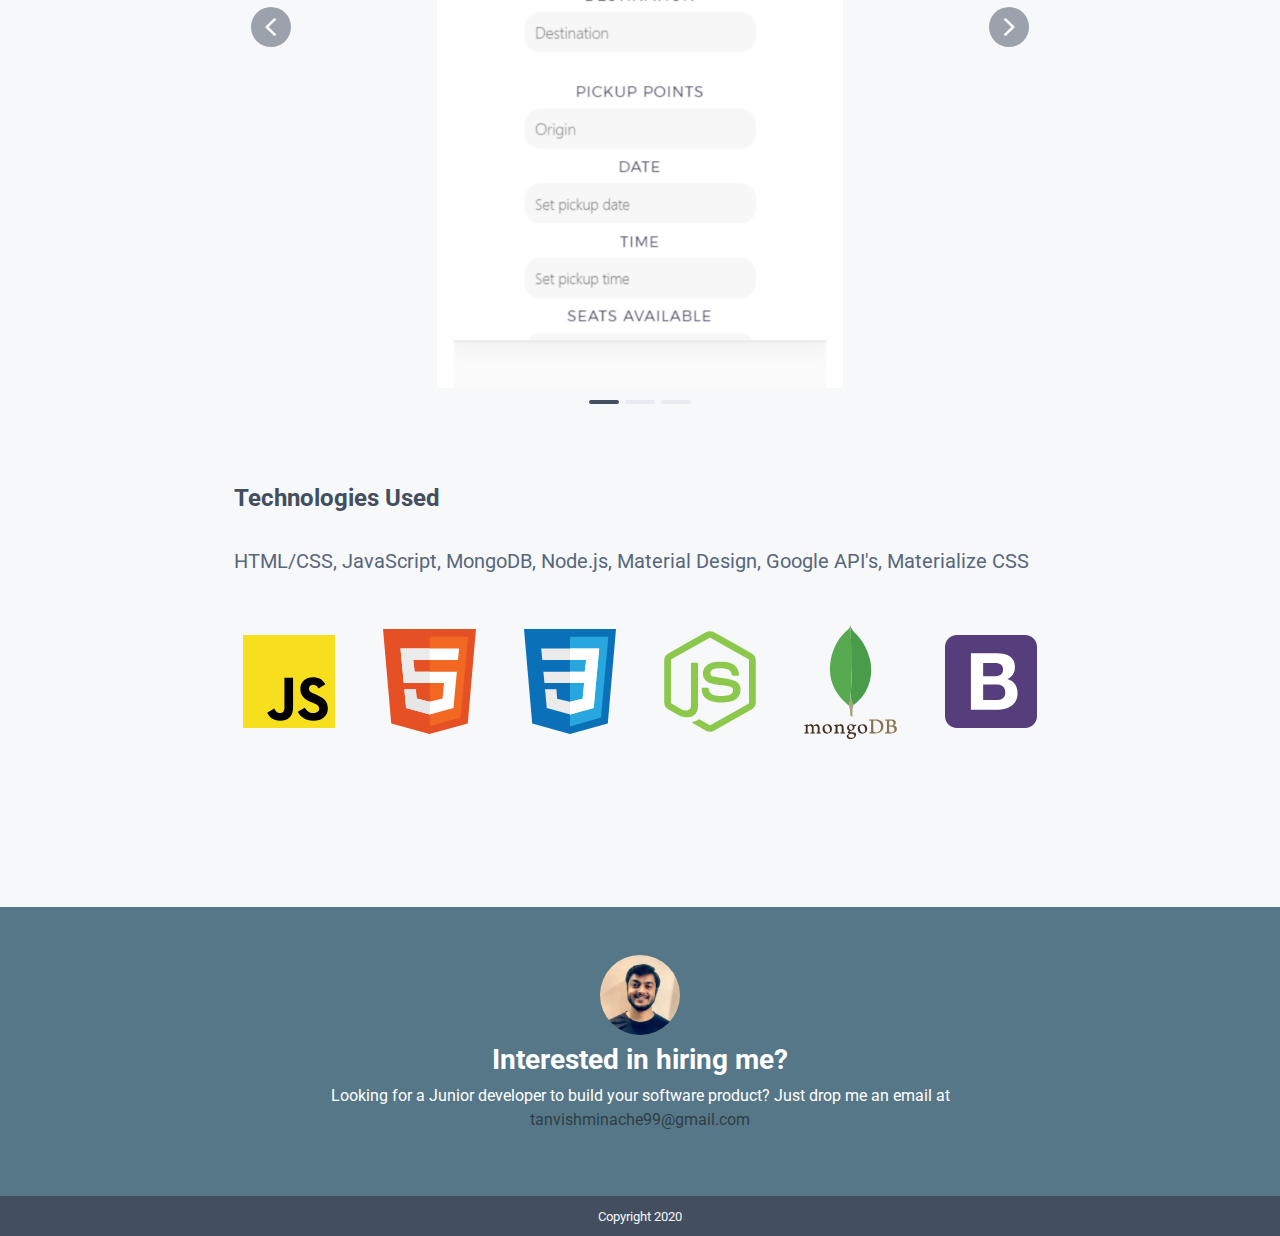
<file: eco.html>
<!DOCTYPE html>
<html lang="en">


<head>
	<title>Eco Drive</title>

	<!-- Meta -->
	<meta charset="utf-8">
	<meta http-equiv="X-UA-Compatible" content="IE=edge">
	<meta name="viewport" content="width=device-width, initial-scale=1.0">
	<meta name="description" content="Portfolio">
	<meta name="author" content="Tanvish Minache">
	<link rel="shortcut icon" href="favicon.svg">

	<!-- Google Font -->
	<link
		href='http://fonts.googleapis.com/css?family=Roboto:400,500,400italic,300italic,300,500italic,700,700italic,900,900italic'
		rel='stylesheet' type='text/css'>

	<!-- FontAwesome JS -->
	<script defer src="assets/fontawesome/js/all.js"></script>

	<!-- Plugins CSS -->
	<link rel="stylesheet" href="assets/plugins/lightbox/ekko-lightbox.css">


	<!-- Theme CSS -->
	<link id="theme-style" rel="stylesheet" href="assets/css/theme-eco.css">

	<!-- Bootstrap -->
	<!-- <link rel="stylesheet" href="https://stackpath.bootstrapcdn.com/bootstrap/4.4.1/css/bootstrap.min.css"
		integrity="sha384-Vkoo8x4CGsO3+Hhxv8T/Q5PaXtkKtu6ug5TOeNV6gBiFeWPGFN9MuhOf23Q9Ifjh" crossorigin="anonymous"> -->

</head>

<body>

	<header class="header">

		<div class="top-bar theme-bg-primary-darken">

			<div class="container-fluid">

				<nav class="navbar navbar-expand-lg navbar-dark position-relative">


					<ul class="social-list list-inline mb-0">
						<li class="list-inline-item"><a class="text-white" href="https://twitter.com/TMinache"><i
									class="fab fa-twitter fa-fw"></i></a></li>
						<li class="list-inline-item"><a class="text-white"
								href="https://www.linkedin.com/in/tanvish-minache-a4b830158/"><i
									class="fab fa-linkedin-in fa-fw"></i></a></li>
						<li class="list-inline-item"><a class="text-white" href="https://github.com/tanvish99"><i
									class="fab fa-github-alt fa-fw"></i></a></li>
						<!-- <li class="list-inline-item"><a class="text-white" href="#"><i
											class="fab fa-stack-overflow fa-fw"></i></a></li>
								<li class="list-inline-item"><a class="text-white" href="#"><i
											class="fab fa-codepen fa-fw"></i></a></li> -->
					</ul>
					<!--//social-list-->


					<button class="navbar-toggler" type="button" data-toggle="collapse" data-target="#navigation"
						aria-controls="navigation" aria-expanded="false" aria-label="Toggle navigation">
						<span class="navbar-toggler-icon"></span>
					</button>

					<div class="collapse navbar-collapse text-uppercase" id="navigation">
						<ul class="navbar-nav ml-lg-auto">
							<li class="nav-item mr-lg-3">
								<a class="nav-link" href="index.html">About</a>
							</li>
							<li class="nav-item active mr-lg-3">
								<a class="nav-link" href="projects.html">Projects <span
										class="sr-only">(current)</span></a>
							</li>
							<!-- <li class="nav-item mr-lg-3">
							    <a class="nav-link" href="talks.html">Talks</a>
							</li>
							<li class="nav-item mr-lg-3">
							    <a class="nav-link" href="blog.html">Blog</a>
							</li> -->
							<li class="nav-item mr-lg-3">
								<a class="nav-link" href="assets/files/Resume.pdf">Resume</a>
							</li>
							<li class="nav-item mr-lg-3">
								<a class="nav-link" href="contact.html">Contact</a>
							</li>
							<!-- <li class="nav-item dropdown mr-0">
							    <a class="nav-link dropdown-toggle" href="#" id="navigationLink" data-toggle="dropdown" aria-haspopup="true" aria-expanded="false">
							Pages
								</a>
								<div class="dropdown-menu dropdown-menu-right text-capitalize shadow-lg" aria-labelledby="navigationLink">
									<a class="dropdown-item" href="project.html">Project Case Study (1 Column)</a>
									<a class="dropdown-item" href="project-alt.html">Project Case Study (2 Columns)</a>
									<a class="dropdown-item" href="blog-post.html">Blog Post</a>
								</div>
							</li> -->

						</ul>
						<span id="slide-line"></span>
					</div>



				</nav>

			</div>
			<!--//container-->

		</div>
		<!--//top-bar-->

		<div class="header-intro theme-bg-primary text-white py-5">
			<div class="container position-relative">
				<h2 class="page-heading mb-2">Mobile App Development</h2>
				<div class="page-heading-tagline">A Progressive Web Application which encourages users to reduce carbon
					footprint by using pool
					drive
				</div>
				<!-- <div class="page-heading-logo font-weight-bold position-absolute mt-4 mt-md-0"><img class="client-logo" src="assets/images/logos/logo-2-inverse.svg"></div> -->
			</div>
			<!--//container-->
		</div>
		<!--//header-intro-->

	</header>
	<!--//header-->

	<section class="project-wrapper single-col-max-width py-5 px-4 mx-auto">
		<div class="section-row">
			<div class="mb-5"><img class="img-fluid" src="assets/images/projects/project-3-thumb.jpg" alt=""></div>
			<h3 class="section-title">Project Description</h3>

			<p>Nowadays there is an enormous increase in air pollution, so in order to curb this problem, we developed a
				Progressive Web Application (PWA) which encourages users to reduce carbon footprint by using pool drive
				and various other challenges which in turn encourages them to compare and compete with their friends on
				the carbon footprint which has been calculated according to their usage. Badges are awarded as they
				complete the challenges and the number of times they use the pool drive to reduce the carbon emission.
				These badges can be redeemed in the Eco Store to avail discounts on various eco-friendly products. It
				also has a feature of live navigation using Google API. It also conveys the daily and monthly carbon
				emission using graphs. There is also a community section where people can connect with their friends and
				plan a trip.
			</p>

			<div class="mb-5"><a class="btn btn-primary" href="https://salty-ravine-02894.herokuapp.com/"
					target="_blank"><i class="fas fa-external-link-alt mr-2"></i> View Live Site</a></div>


			<!-- <div class="alert alert-dark">
				This template <strong>includes the original Sketch source file</strong> for making the browser window in
				the carousel. The screenshots were taken from the <a
					href=""
					target="_blank">Bootstrap 4 admin template Appify</a>.
			</div> -->

			<div id="project-carousel" class="theme-carousel carousel slide mb-5" data-ride="carousel">
				
				<ol class="carousel-indicators">
					<li data-target="#project-carousel" data-slide-to="0" class="active"></li>
					<li data-target="#project-carousel" data-slide-to="1"></li>
					<li data-target="#project-carousel" data-slide-to="2"></li>
				</ol>

				<div class="carousel-inner" style="margin-left: 25%">
					<div class="carousel-item active ">
						<img class="d-block w-100" src="assets/images/projects/eco-1.png" alt="">
					</div>
					<div class="carousel-item">
						<img class="d-block w-100" src="assets/images/projects/eco-2.jpg" alt="">
					</div>
					<div class="carousel-item">
						<img class="d-block w-100" src="assets/images/projects/eco-3.png" alt="">
					</div>
				</div>

				<a class="carousel-control-prev" href="#project-carousel" role="button" data-slide="prev">
					<svg width="40px" height="40px" viewBox="0 0 150 258" version="1.1"
						xmlns="http://www.w3.org/2000/svg" xmlns:xlink="http://www.w3.org/1999/xlink">
						<g id="Page-1" stroke="none" stroke-width="1" fill="none" fill-rule="evenodd">
							<g id="arrow-left" fill="#FFFFFF" fill-rule="nonzero">
								<path
									d="M4.1,120.5 L121.9,4.5 C126.6,-0.2 134.2,-0.2 138.9,4.5 L146,11.6 C150.7,16.3 150.7,23.9 146,28.6 L43.7,129 L145.9,229.4 C150.6,234.1 150.6,241.7 145.9,246.4 L138.8,253.5 C134.1,258.2 126.5,258.2 121.8,253.5 L4,137.5 C-0.6,132.8 -0.6,125.2 4.1,120.5 Z"
									id="Shape"></path>
							</g>
						</g>
					</svg>
					<span class="sr-only">Previous</span>
				</a>
				<a class="carousel-control-next" href="#project-carousel" role="button" data-slide="next">
					<svg width="40px" height="40px" viewBox="0 0 150 258" version="1.1"
						xmlns="http://www.w3.org/2000/svg" xmlns:xlink="http://www.w3.org/1999/xlink">
						<g id="Page-1" stroke="none" stroke-width="1" fill="none" fill-rule="evenodd">
							<g id="arrow-right" fill="#FFFFFF" fill-rule="nonzero">
								<path
									d="M145.9,137.5 L28.1,253.5 C23.4,258.2 15.8,258.2 11.1,253.5 L4,246.4 C-0.7,241.7 -0.7,234.1 4,229.4 L106.3,129 L4.1,28.6 C-0.6,23.9 -0.6,16.3 4.1,11.6 L11.2,4.5 C15.9,-0.2 23.5,-0.2 28.2,4.5 L146,120.5 C150.6,125.2 150.6,132.8 145.9,137.5 Z"
									id="Shape"></path>
							</g>
						</g>
					</svg>
					<span class="sr-only">Next</span>
				</a>
			</div>
			<!--//theme-carousel-->


		</div>
		<!--//section-row-->


		<!-- <div class="section-row">
			<h3 class="section-title">Challenges &amp; Requirements</h3>
			<p>Phasellus accumsan cursus velit. Vestibulum ante ipsum primis in faucibus orci luctus et ultrices posuere
				cubilia Curae; Sed aliquam, nisi quis porttitor congue, elit erat euismod orci, ac placerat dolor lectus
				quis orci. Phasellus consectetuer vestibulum elit. Aenean tellus metus, bibendum sed, posuere ac, mattis
				non, nunc. Vestibulum fringilla pede sit amet augue. In turpis. Pellentesque posuere. Praesent turpis.
				Aenean posuere, tortor sed cursus feugiat, nunc augue blandit nunc, eu sollicitudin urna dolor sagittis
				lacus. </p>

			<ul class="mb-5 ml-md-5">
				<li class="mb-3">Lorem ipsum dolor sit amet consectetuer.</li>
				<li class="mb-3">Aenean commodo ligula eget dolor.</li>
				<li class="mb-3">Aenean massa cum sociis natoque penatibus.</li>
				<li>Pellentesque auctor neque nec urna.</li>
			</ul>

			<p>Donec elit libero, sodales nec, volutpat a, suscipit non, turpis. Nullam sagittis. Suspendisse pulvinar,
				augue ac venenatis condimentum, sem libero volutpat nibh, nec pellentesque velit pede quis nunc.
				Vestibulum ante ipsum primis in faucibus orci luctus et ultrices posuere cubilia Curae; Fusce id purus.
				Ut varius tincidunt libero. Phasellus dolor. Maecenas vestibulum mollis diam. Pellentesque ut neque.
				Pellentesque habitant morbi tristique senectus et netus et malesuada fames ac turpis egestas. In dui
				magna, posuere eget, vestibulum et, tempor auctor, justo. In ac felis quis tortor malesuada pretium.
				Pellentesque auctor neque nec urna.</p>
			<div class="row">
				<div class="figure col-lg-4 mb-3"><a href="assets/images/projects/project-figure-1.1.jpg"
						data-toggle="lightbox" data-gallery="gallery"><img class="img-fluid"
							src="assets/images/projects/project-figure-1.1.jpg" alt=""></a></div>
				<div class="figure col-lg-4 mb-3"><a href="assets/images/projects/project-figure-1.2.jpg"
						data-toggle="lightbox" data-gallery="gallery"><img class="img-fluid"
							src="assets/images/projects/project-figure-1.2.jpg" alt=""></a></div>
				<div class="figure col-lg-4 mb-3"><a href="assets/images/projects/project-figure-1.3.jpg"
						data-toggle="lightbox" data-gallery="gallery"><img class="img-fluid"
							src="assets/images/projects/project-figure-1.3.jpg" alt=""></a></div>
			</div>
			<div class="row">
				<div class="figure col-lg-3 mb-3"><a href="assets/images/projects/project-figure-2.1.png"
						data-toggle="lightbox" data-gallery="gallery"><img class="img-fluid"
							src="assets/images/projects/project-figure-2.1.png" alt=""></a></div>
				<div class="figure col-lg-3 mb-3"><a href="assets/images/projects/project-figure-2.2.png"
						data-toggle="lightbox" data-gallery="gallery"><img class="img-fluid"
							src="assets/images/projects/project-figure-2.2.png" alt=""></a></div>
				<div class="figure col-lg-3 mb-3"><a href="assets/images/projects/project-figure-2.3.png"
						data-toggle="lightbox" data-gallery="gallery"><img class="img-fluid"
							src="assets/images/projects/project-figure-2.3.png" alt=""></a></div>
				<div class="figure col-lg-3 mb-3"><a href="assets/images/projects/project-figure-2.4.png"
						data-toggle="lightbox" data-gallery="gallery"><img class="img-fluid"
							src="assets/images/projects/project-figure-2.4.png" alt=""></a></div>
			</div>
		</div> -->

		<!--//section-row-->

		<!-- <div class="section-row">
			<h3 class="section-title">Actions &amp; Outcomes</h3>
			<p>At vero eos et accusamus et iusto odio dignissimos ducimus qui blanditiis praesentium voluptatum deleniti
				atque corrupti quos dolores et quas molestias excepturi sint occaecati cupiditate non provident,
				similique sunt in culpa qui officia deserunt mollitia animi, id est laborum et dolorum fuga. Et harum
				quidem rerum facilis est et expedita distinctio. Nam libero tempore, cum soluta nobis est eligendi optio
				cumque nihil impedit quo minus id quod maxime placeat facere possimus, omnis voluptas assumenda est,
				omnis dolor repellendus.</p>
			<ul class="list-unstyled pl-4 mb-5 ml-md-5">
				<li class="mb-4"><i class="fas fa-check text-primary mr-3"></i>Lorem ipsum dolor sit amet consectetuer.
				</li>
				<li class="mb-4"><i class="fas fa-check text-primary mr-3"></i>Aenean commodo ligula eget dolor.</li>
				<li class="mb-4"><i class="fas fa-check text-primary mr-3"></i>Aenean massa cum sociis natoque
					penatibus.</li>
				<li class="mb-4"><i class="fas fa-check text-primary mr-3"></i>Pellentesque auctor neque nec urna.</li>
				<li class="mb-4"><i class="fas fa-check text-primary mr-3"></i>Aenean tellus metus, bibendum sed.</li>
			</ul>

			<p>Phasellus accumsan cursus velit. Vestibulum ante ipsum primis in faucibus orci luctus et ultrices posuere
				cubilia Curae; Sed aliquam, nisi quis porttitor congue, elit erat euismod orci, ac placerat dolor lectus
				quis orci.</p>

			<div class="testimonial bg-white my-5">
				<div class="position-relative p-5 shadow-sm">
					<blockquote class="blockquote pl-4">
						<p class="mb-4">Steve is a great developer! Sed ut perspiciatis unde omnis iste natus error sit
							voluptatem accusantium doloremque laudantium, totam rem aperiam, eaque ipsa quae ab illo
							inventore veritatis et quasi architecto.</p>
						<i class="quote-icon fas fa-quote-left fa-lg position-absolute text-primary"></i>
						<footer class="blockquote-footer presudo-hidden">
							<div class="media client-profile flex-column flex-md-row">
								<img class="mr-md-3" src="assets/images/clients/profile-2.jpg" alt="">
								<cite title="Source" class="quote-source d-inline-block font-style-normal pt-3">
									<span class="d-block">Cheryl Bell</span>
									<span class="d-block">Product Manager, Dropbox</span>
									<span class="d-block position-absolute source-link"><i
											class="fab fa-linkedin fa-2x mr-1" data-fa-transform="down-3"></i> <a
											class="text-secondary" href="#" target="_blank">View on Linkedin <i
												class="fas fa-external-link-alt ml-1"
												data-fa-transform="up-1"></i></a></span>
								</cite>
							</div>
							
						</footer>
					</blockquote>
				</div>
			</div>
			
		</div> -->

		<!--//section-row-->

		<div class="section-row">
			<h3 class="section-title">Technologies Used</h3>
			<!-- <p class="mb-4">This template <strong>includes majority of the web development icons</strong> you can use in
				your case studies. If you can't find the icon in the template package you can always download the ones
				you want from <a href="https://worldvectorlogo.com/" target="_blank">worldvectorlogo.com</a>. Below are
				some examples:</p> -->
			<p>HTML/CSS, JavaScript, MongoDB, Node.js, Material Design, Google API's, Materialize CSS</p>

			<div class="webdev-icons row mb-5 align-items-center">

				<!-- <div class="webdev-icon col-4 col-md-2 mr-0 mb-4 px-4"><img class="img-fluid svg-ie-fix"
						src="assets/images/webdev-icons/angular.svg"></div>
				<div class="webdev-icon col-4 col-md-2 mr-0 mb-4 px-4"><img class="img-fluid svg-ie-fix"
						src="assets/images/webdev-icons/react.svg"></div>
				<div class="webdev-icon col-4 col-md-2 mr-0 mb-4 px-4"><img class="img-fluid svg-ie-fix"
						src="assets/images/webdev-icons/nodejs.svg"></div> -->
				<div class="webdev-icon col-4 col-md-2 mr-0 mb-4 px-4"><img class="img-fluid svg-ie-fix"
						src="assets/images/webdev-icons/javascript.svg"></div>
				<!-- <div class="webdev-icon col-4 col-md-2 mr-0 mb-4 px-4"><img class="img-fluid svg-ie-fix"
						src="assets/images/webdev-icons/jquery-alt.svg"></div> -->
				<div class="webdev-icon col-4 col-md-2 mr-0 mb-4 px-4"><img class="img-fluid svg-ie-fix"
						src="assets/images/webdev-icons/html5.svg"></div>
				<div class="webdev-icon col-4 col-md-2 mr-0 mb-4 px-4"><img class="img-fluid svg-ie-fix"
						src="assets/images/webdev-icons/css3.svg"></div>
				<!-- <div class="webdev-icon col-4 col-md-2 mr-0 mb-4 px-4"><img class="img-fluid svg-ie-fix"
						src="assets/images/webdev-icons/sass.svg"></div>
				<div class="webdev-icon col-4 col-md-2 mr-0 mb-4 px-4"><img class="img-fluid svg-ie-fix"
						src="assets/images/webdev-icons/less.svg"></div>
                <div class="webdev-icon col-4 col-md-2 mr-0 mb-4 px-4"><img class="img-fluid svg-ie-fix"
                        src="assets/images/webdev-icons/python.svg"></div> -->
				<!-- <div class="webdev-icon col-4 col-md-2 mr-0 mb-4 px-4"><img class="img-fluid svg-ie-fix"
                        src="assets/images/webdev-icons/raspberrypi.svg"></div>
                <div class="webdev-icon col-4 col-md-2 mr-0 mb-4 px-4"><img class="img-fluid svg-ie-fix"
                        src="assets/images/webdev-icons/opencv.svg"></div> -->
				<div class="webdev-icon col-4 col-md-2 mr-0 mb-4 px-4"><img class="img-fluid svg-ie-fix"
						src="assets/images/webdev-icons/nodejs.svg"></div>
				<div class="webdev-icon col-4 col-md-2 mr-0 mb-4 px-4"><img class="img-fluid svg-ie-fix"
						src="assets/images/webdev-icons/mongodb-alt.svg"></div>
				<!-- <div class="webdev-icon col-4 col-md-2 mr-0 mb-4 px-4"><img class="img-fluid svg-ie-fix"
						src="assets/images/webdev-icons/mongodb-alt.svg"></div>
				<div class="webdev-icon col-4 col-md-2 mr-0 mb-4 px-4"><img class="img-fluid svg-ie-fix"
						src="assets/images/webdev-icons/grunt.svg"></div>
				<div class="webdev-icon col-4 col-md-2 mr-0 mb-4 px-4"><img class="img-fluid svg-ie-fix"
						src="assets/images/webdev-icons/webpack.svg"></div> -->
				<div class="webdev-icon col-4 col-md-2 mr-0 mb-4 px-4"><img class="img-fluid svg-ie-fix"
						src="assets/images/webdev-icons/bootstrap4.svg"></div>

			</div>

		</div>
		<!--//section-row-->

		<!-- <div class="section-row">
			<h3 class="section-title">Conclusions</h3>
			<p>Lorem ipsum dolor sit amet, consectetuer adipiscing elit. Aenean commodo ligula eget dolor. Aenean massa.
				Cum sociis natoque penatibus et magnis dis parturient montes, nascetur ridiculus mus. Donec quam felis,
				ultricies nec, pellentesque eu, pretium quis, sem. Nulla consequat massa quis enim. Donec pede justo,
				fringilla vel, aliquet nec, vulputate eget, arcu. In enim justo, rhoncus ut, imperdiet a, venenatis
				vitae, justo. Nullam dictum felis eu pede mollis pretium. Integer tincidunt. Cras dapibus. Vivamus
				elementum semper nisi. Aenean vulputate eleifend tellus. </p>
		</div> -->
		<!--//section-row-->

	</section>
	<!--//project-wrapper-->
	<!-- 
	<section class="section pt-5 related-projects-section bg-white">
		<div class="container">
			<h3 class="section-title font-weight-bold text-center mb-4">Other Project Case Studies</h3>
			<div class="project-cards row">

				<div class="col-12 col-lg-4">
					<div class="card rounded-0 border-0 shadow-sm mb-5 mb-lg-0">
						<div class="card-img-container position-relative">
							<img class="card-img-top rounded-0" src="assets/images/projects/project-3-thumb.jpg" alt="">
							<div class="card-img-overlay overlay-logo text-center">
								<div class="project-logo"><img class="img-fluid w-50"
										src="assets/images/logos/logo-3-inverse.svg"></div>
							</div>
							<a class="card-img-overlay overlay-content text-left p-lg-4" href="project.html">
								<h5 class="card-title font-weight-bold">Client: Airbnb</h5>
								<p class="card-text">Project summary goes here. Lorem ipsum dolor sit amet, consectetur
									adipiscing elit. Quisque vel sapien quis nulla dictum euismod...</p>
							</a>
						</div>
						<div class="card-body pb-0">
							<h4 class="card-title text-truncate text-center mb-0"><a href="project.html">Mobile app
									development</a></h4>
						</div>

						<div class="card-footer border-0 text-center bg-white pb-4">
							<ul class="list-inline mb-0 mx-auto">
								<li class="list-inline-item"><span class="badge badge-secondary badge-pill">React</span>
								</li>
								<li class="list-inline-item"><span
										class="badge badge-secondary badge-pill">Python</span></li>
								<li class="list-inline-item"><span class="badge badge-secondary badge-pill">MySQL</span>
								</li>
								<li class="list-inline-item"><span
										class="badge badge-secondary badge-pill">Webpack</span></li>
							</ul>
						</div>
					</div> -->
	<!--//card-->
	<!-- </div>
				<div class="col-12 col-lg-4">
					<div class="card rounded-0 border-0 shadow-sm mb-5">
						<div class="card-img-container position-relative">
							<img class="card-img-top rounded-0" src="assets/images/projects/project-7-thumb.jpg" alt="">
							<div class="card-img-overlay overlay-logo text-center">
								<div class="project-logo"><img class="img-fluid w-50"
										src="assets/images/logos/logo-7-inverse.svg"></div>
							</div>
							<a class="card-img-overlay overlay-content text-left p-lg-4" href="project.html">
								<h5 class="card-title font-weight-bold">Client: Facebook</h5>
								<p class="card-text">Project summary goes here. Lorem ipsum dolor sit amet, consectetur
									adipiscing elit. Quisque vel sapien quis nulla dictum euismod...</p>
							</a>
						</div>
						<div class="card-body pb-0">
							<h4 class="card-title text-truncate text-center mb-0"><a href="project.html">Facebook Ads
									Manager</a></h4>
						</div>

						<div class="card-footer border-0 text-center bg-white pb-4">
							<ul class="list-inline mb-0 mx-auto">
								<li class="list-inline-item"><span
										class="badge badge-secondary badge-pill">Angular</span></li>
								<li class="list-inline-item"><span class="badge badge-secondary badge-pill">PHP</span>
								</li>
								<li class="list-inline-item"><span
										class="badge badge-secondary badge-pill">HTML/SaSS</span></li>
							</ul>
						</div>
					</div> -->
	<!--//card-->
	<!-- </div>
				<div class="col-12 col-lg-4">
					<div class="card rounded-0 border-0 shadow-sm mb-5">
						<div class="card-img-container position-relative">
							<img class="card-img-top rounded-0" src="assets/images/projects/project-9-thumb.jpg" alt="">
							<div class="card-img-overlay overlay-logo text-center">
								<div class="project-logo"><img class="img-fluid w-50"
										src="assets/images/logos/logo-9-inverse.svg"></div>
							</div>
							<a class="card-img-overlay overlay-content text-left p-lg-4" href="project.html">
								<h5 class="card-title font-weight-bold">Client: Coinbase</h5>
								<p class="card-text">Project summary goes here. Lorem ipsum dolor sit amet, consectetur
									adipiscing elit. Quisque vel sapien quis nulla dictum euismod...</p>
							</a>
						</div>
						<div class="card-body pb-0">
							<h4 class="card-title text-truncate text-center mb-0"><a href="project.html">App
									Development</a></h4>
						</div>

						<div class="card-footer border-0 text-center bg-white pb-4">
							<ul class="list-inline mb-0 mx-auto">
								<li class="list-inline-item"><span
										class="badge badge-secondary badge-pill">Angular</span></li>
								<li class="list-inline-item"><span
										class="badge badge-secondary badge-pill">Python</span></li>
								<li class="list-inline-item"><span
										class="badge badge-secondary badge-pill">HTML/SaSS</span></li>
							</ul>
						</div>
					</div> -->
	<!--//card-->
	<!-- </div>


			</div>
		
		</div>

	</section> -->


	<section class="section-cta py-5 bg-primary text-white">
		<div class="container">
			<div class="text-center">
				<img class="profile-small d-inline-block mx-auto rounded-circle mb-2" src="assets/images/profile.jpg"
					alt="">
			</div>
			<h3 class="section-title font-weight-bold text-center mb-2">Interested in hiring me?</h3>
			<div class="section-intro mx-auto text-center mb-3">
				Looking for a Junior developer to build your software product? Just drop me an email at <a
					class="link-on-bg" href="mailto:tanvishminache99@gmail.com">tanvishminache99@gmail.com</a>
			</div>
			<!-- <div class="text-center">
					<a class="theme-btn-on-bg btn" href="contact.html">Let's Talk</a>
				</div> -->
		</div>
		<!--//container-->
	</section>

	<footer class="footer text-light text-center py-2">
		<small class="copyright">Copyright 2020</small>
	</footer>


	<!-- *****CONFIGURE STYLE (REMOVE ON YOUR PRODUCTION SITE)****** -->
	<!-- <div id="config-panel" class="config-panel d-none d-lg-block">
		<div class="panel-inner">
			<a id="config-trigger" class="config-trigger config-panel-hide text-center" href="#"><i
					class="fas fa-cog mx-auto" data-fa-transform="down-6"></i></a>
			<h5 class="panel-title">Choose Colour</h5>
			<ul id="color-options" class="list-inline mb-0">
				<li class="theme-1 active list-inline-item"><a data-style="assets/css/theme-1.css" data-chart="#00BCD4"
						href="#"></a></li>
				<li class="theme-2  list-inline-item"><a data-style="assets/css/theme-2.css" href="#"></a></li>
				<li class="theme-3  list-inline-item"><a data-style="assets/css/theme-3.css" href="#"></a></li>
				<li class="theme-4  list-inline-item"><a data-style="assets/css/theme-4.css" href="#"></a></li>
				<li class="theme-5  list-inline-item"><a data-style="assets/css/theme-5.css" href="#"></a></li>
				<li class="theme-6  list-inline-item"><a data-style="assets/css/theme-6.css" href="#"></a></li>
				<li class="theme-7  list-inline-item"><a data-style="assets/css/theme-7.css" href="#"></a></li>
				<li class="theme-8  list-inline-item"><a data-style="assets/css/theme-8.css" href="#"></a></li>
				<li class="theme-9  list-inline-item"><a data-style="assets/css/theme-9.css" href="#"></a></li>
				<li class="theme-10  list-inline-item"><a data-style="assets/css/theme-10.css" href="#"></a></li>
				<li class="theme-11  list-inline-item"><a data-style="assets/css/theme-11.css" href="#"></a></li>
				<li class="theme-12  list-inline-item"><a data-style="assets/css/theme-12.css" href="#"></a></li>
			</ul>
			<a id="config-close" class="close" href="#"><i class="fa fa-times-circle"></i></a>
		</div>
		
	</div> -->
	<!--//configure-panel-->


	<!-- Javascript -->
	<script type="text/javascript" src="assets/plugins/jquery-3.4.1.min.js"></script>
	<script type="text/javascript" src="assets/plugins/popper.min.js"></script>
	<script type="text/javascript" src="assets/plugins/bootstrap/js/bootstrap.min.js"></script>
	<script type="text/javascript" src="assets/plugins/back-to-top.js"></script>

	<!--Page Specific JS -->
	<script type="text/javascript" src="assets/plugins/lightbox/ekko-lightbox.min.js"></script>

	<!-- Custom JS -->
	<script type="text/javascript" src="assets/js/main.js"></script>
	<script type="text/javascript" src="assets/js/lightbox-custom.js"></script>

	<!-- Style Switcher (REMOVE ON YOUR PRODUCTION SITE) -->
	<script src="assets/js/demo/style-switcher.js"></script>


</body>


</html>
</file>
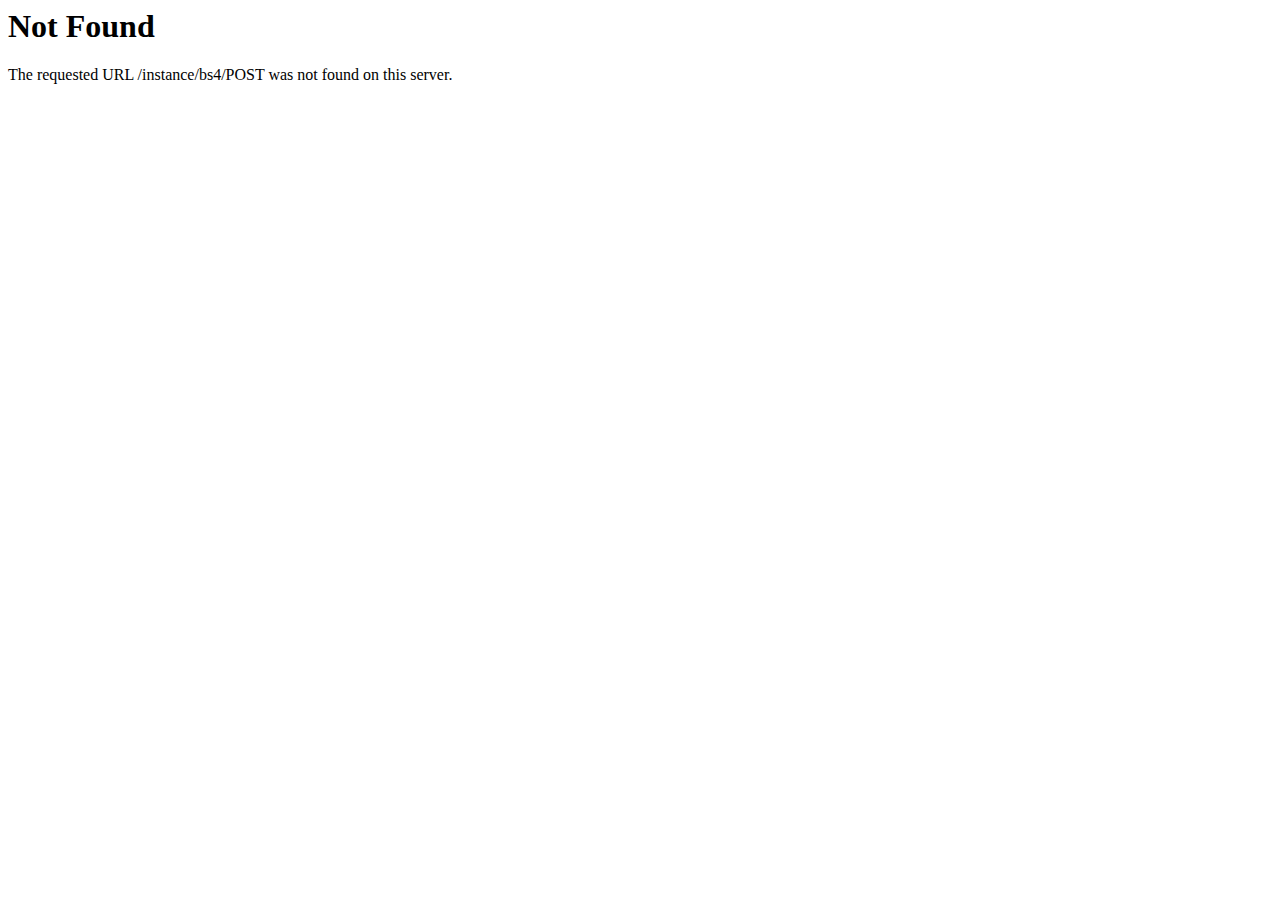
<file: POST.html>
<!DOCTYPE HTML PUBLIC "-//IETF//DTD HTML 2.0//EN">
<html><head>
<title>404 Not Found</title>
</head><body>
<h1>Not Found</h1>
<p>The requested URL /instance/bs4/POST was not found on this server.</p>
</body></html>
</file>
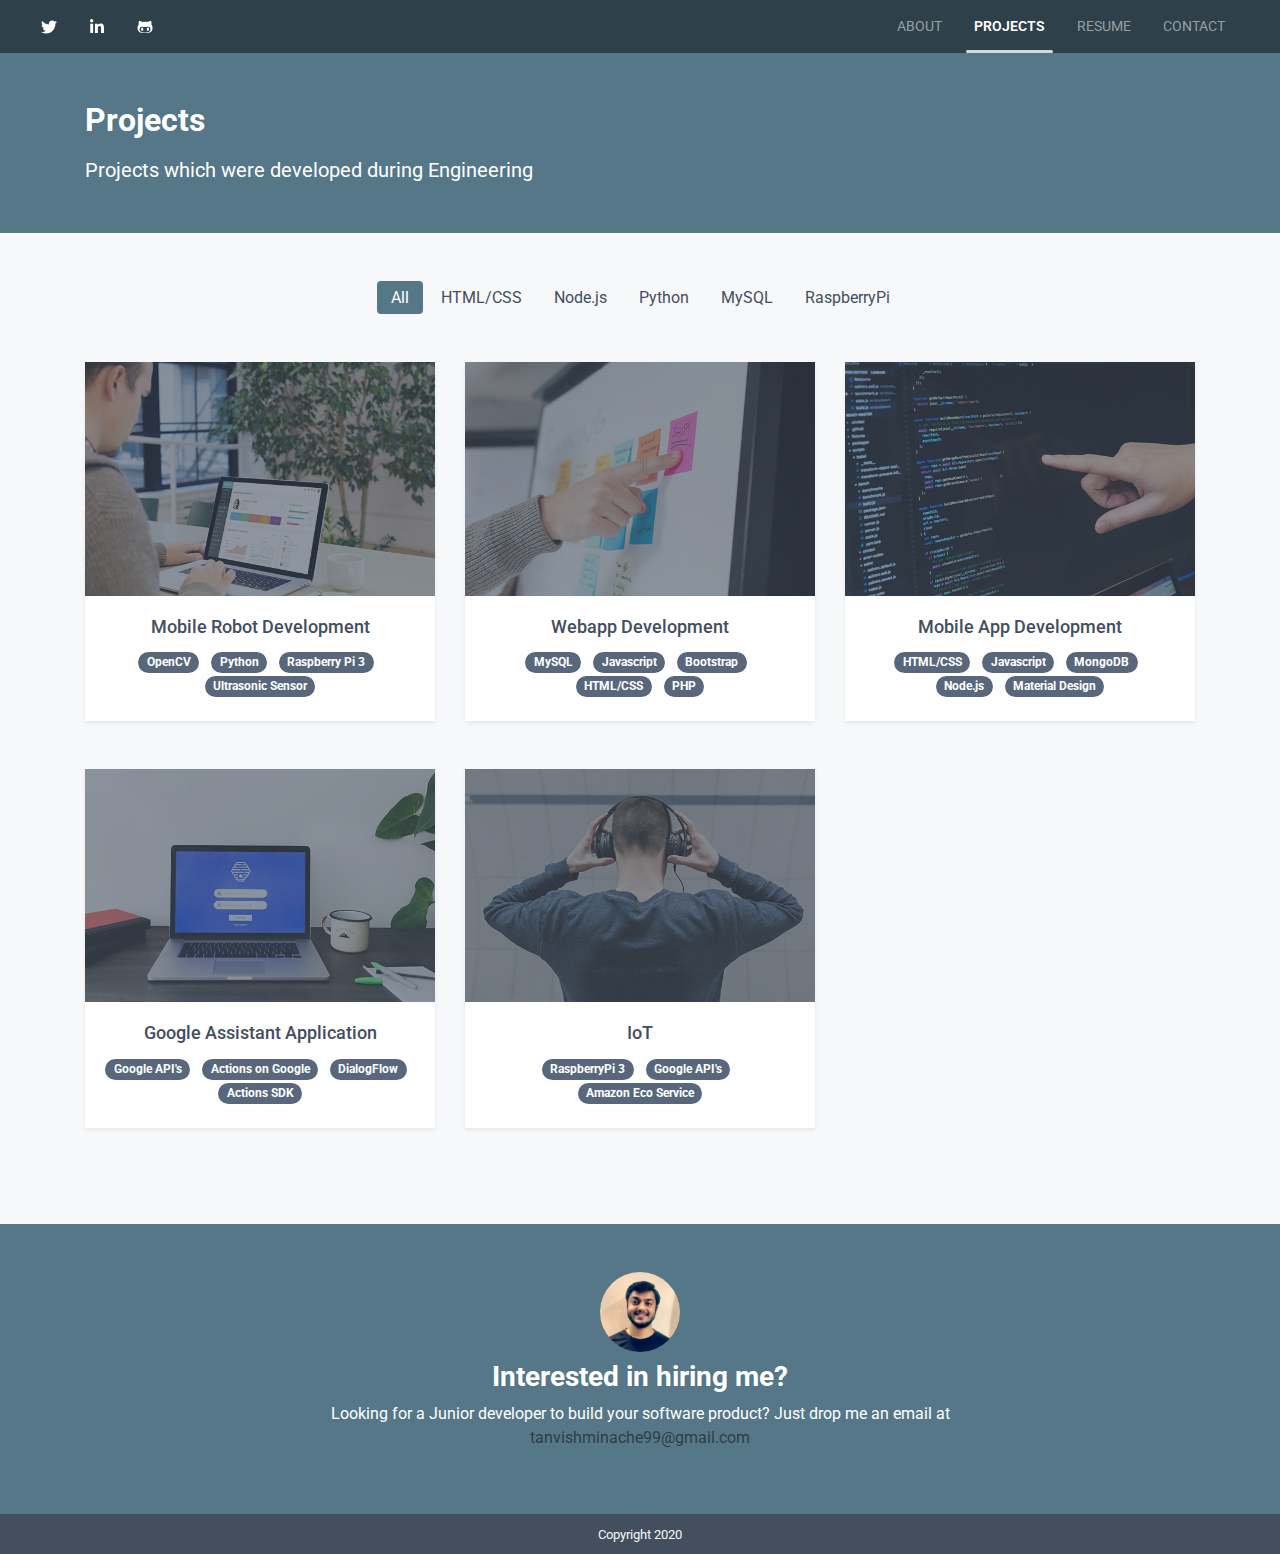
<file: projects.html>
<!DOCTYPE html>
<html lang="en">


<head>
	<title>Projects</title>

	<!-- Meta -->
	<meta charset="utf-8">
	<meta http-equiv="X-UA-Compatible" content="IE=edge">
	<meta name="viewport" content="width=device-width, initial-scale=1.0">
	<meta name="description" content="Portfolio">
	<meta name="author" content="Tanvish Minache">
	<link rel="shortcut icon" href="favicon.svg">

	<!-- Google Font -->
	<link
		href='http://fonts.googleapis.com/css?family=Roboto:400,500,400italic,300italic,300,500italic,700,700italic,900,900italic'
		rel='stylesheet' type='text/css'>

	<!-- FontAwesome JS -->
	<script defer src="assets/fontawesome/js/all.js"></script>


	<!-- Theme CSS -->
	<link id="theme-style" rel="stylesheet" href="assets/css/theme-10.css">

</head>

<body>

	<header class="header">

		<div class="top-bar theme-bg-primary-darken">

			<div class="container-fluid">

				<nav class="navbar navbar-expand-lg navbar-dark position-relative">


					<ul class="social-list list-inline mb-0">
						<li class="list-inline-item"><a class="text-white" href="https://twitter.com/TMinache"><i
									class="fab fa-twitter fa-fw"></i></a></li>
						<li class="list-inline-item"><a class="text-white"
								href="https://www.linkedin.com/in/tanvish-minache-a4b830158/"><i
									class="fab fa-linkedin-in fa-fw"></i></a></li>
						<li class="list-inline-item"><a class="text-white" href="https://github.com/tanvish99"><i
									class="fab fa-github-alt fa-fw"></i></a></li>
						<!-- <li class="list-inline-item"><a class="text-white" href="#"><i
											class="fab fa-stack-overflow fa-fw"></i></a></li>
								<li class="list-inline-item"><a class="text-white" href="#"><i
											class="fab fa-codepen fa-fw"></i></a></li> -->
					</ul>
					<!--//social-list-->


					<button class="navbar-toggler" type="button" data-toggle="collapse" data-target="#navigation"
						aria-controls="navigation" aria-expanded="false" aria-label="Toggle navigation">
						<span class="navbar-toggler-icon"></span>
					</button>

					<div class="collapse navbar-collapse text-uppercase" id="navigation">
						<ul class="navbar-nav ml-lg-auto">
							<li class="nav-item mr-lg-3">
								<a class="nav-link" href="index.html">About</a>
							</li>
							<li class="nav-item active mr-lg-3">
								<a class="nav-link" href="projects.html">Projects <span
										class="sr-only">(current)</span></a>
							</li>
							<!-- <li class="nav-item mr-lg-3">
							    <a class="nav-link" href="talks.html">Talks</a>
							</li>
							<li class="nav-item mr-lg-3">
							    <a class="nav-link" href="blog.html">Blog</a> -->
							</li>
							<li class="nav-item mr-lg-3">
								<a class="nav-link" href="assets/files/Resume.pdf">Resume</a>
							</li>
							<li class="nav-item mr-lg-3">
								<a class="nav-link" href="contact.html">Contact</a>
							</li>
							<!-- <li class="nav-item dropdown mr-0">
							    <a class="nav-link dropdown-toggle" href="#" id="navigationLink" data-toggle="dropdown" aria-haspopup="true" aria-expanded="false">
							Pages
								</a>
								<div class="dropdown-menu dropdown-menu-right text-capitalize shadow-lg" aria-labelledby="navigationLink">
									<a class="dropdown-item" href="project.html">Project Case Study (1 Column)</a>
									<a class="dropdown-item" href="project-alt.html">Project Case Study (2 Columns)</a>
									<a class="dropdown-item" href="blog-post.html">Blog Post</a>
								</div>
							</li> -->

						</ul>
						<span id="slide-line"></span>
					</div>



				</nav>

			</div>
			<!--//container-->

		</div>
		<!--//top-bar-->

		<div class="header-intro theme-bg-primary text-white py-5">
			<div class="container">
				<h2 class="page-heading mb-3">Projects</h2>
				<div class="page-heading-tagline">Projects which were developed during Engineering</div>

			</div>
			<!--//container-->
		</div>
		<!--//header-intro-->

	</header>
	<!--//header-->

	<section class="section pt-5">
		<div class="container">
			<div class="text-center">
				<ul id="filters" class="filters mb-5 mx-auto pl-0">
					<li class="type active" data-filter="*">All</li>
					<li class="type" data-filter=".html">HTML/CSS</li>
					<li class="type" data-filter=".nodejs">Node.js</li>
					<li class="type" data-filter=".python">Python</li>
					<li class="type" data-filter=".mysql">MySQL</li>
					<li class="type" data-filter=".raspberrypi">RaspberryPi</li>
				</ul>
				<!--//filters-->
			</div>

			<div class="project-cards row mb-5 isotope">
				<div class="isotope-item col-12 col-lg-4 raspberrypi python">
					<div class="card rounded-0 border-0 shadow-sm mb-5">
						<div class="card-img-container position-relative">
							<img class="card-img-top rounded-0" src="assets/images/projects/project-1-thumb.jpg" alt="">
							<div class="card-img-overlay overlay-logo text-center">
								<!-- <div class="project-logo"><img class="img-fluid w-50" src="assets/images/logos/logo-1-inverse.svg"></div> -->
							</div>
							<a class="card-img-overlay overlay-content text-left p-lg-4" href="colorTrackingBot.html">
								<h5 class="card-title font-weight-bold">Color Tracking Bot</h5>
								<p class="card-text">A mobile robot built using Raspberry Pi which detects initialized
									colored objects and follows it using the Pi camera module. Here, the initial case
									was a Red-colored object.</p>
							</a>
						</div>
						<div class="card-body pb-0">
							<h4 class="card-title text-truncate text-center mb-0"><a href="colorTrackingBot.html">Mobile
									Robot Development</a></h4>
						</div>

						<div class="card-footer border-0 text-center bg-white pb-4">
							<ul class="list-inline mb-0 mx-auto">
								<li class="list-inline-item"><span
										class="badge badge-secondary badge-pill">OpenCV</span></li>
								<li class="list-inline-item"><span
										class="badge badge-secondary badge-pill">Python</span></li>
								<li class="list-inline-item"><span class="badge badge-secondary badge-pill">Raspberry Pi
										3</span></li>
								<li class="list-inline-item"><span class="badge badge-secondary badge-pill">Ultrasonic
										Sensor</span></li>
							</ul>
						</div>
					</div>
					<!--//card-->
				</div>
				<!--//isotope-item-->

				<div class="isotope-item col-12 col-lg-4 html mysql">
					<div class="card rounded-0 border-0 shadow-sm mb-5">
						<div class="card-img-container position-relative">
							<img class="card-img-top rounded-0" src="assets/images/projects/project-2-thumb.jpg" alt="">
							<div class="card-img-overlay overlay-logo text-center">
								<!-- <div class="project-logo"><img class="img-fluid w-50"
										src="assets/images/logos/logo-2-inverse.svg"></div> -->
							</div>
							<a class="card-img-overlay overlay-content text-left p-lg-4" href="v4.html">
								<h5 class="card-title font-weight-bold">V4 Student Tutorials</h5>
								<p class="card-text">A Web Application for Online Course provider which host 2 courses -
									1) Advanced Diploma Digital Marketing 2) Master Certification in Digital Marketing
									Solution.</p>
							</a>
						</div>
						<div class="card-body pb-0">
							<h4 class="card-title text-truncate text-center mb-0"><a href="v4.html">Webapp
									Development</a></h4>
						</div>

						<div class="card-footer border-0 text-center bg-white pb-4">
							<ul class="list-inline mb-0 mx-auto">
								<li class="list-inline-item"><span class="badge badge-secondary badge-pill">MySQL</span>
								</li>
								<li class="list-inline-item"><span
										class="badge badge-secondary badge-pill">Javascript</span></li>
								<li class="list-inline-item"><span
										class="badge badge-secondary badge-pill">Bootstrap</span></li>
								<li class="list-inline-item"><span
										class="badge badge-secondary badge-pill">HTML/CSS</span></li>
								<li class="list-inline-item"><span class="badge badge-secondary badge-pill">PHP</span>
								</li>
							</ul>
						</div>
					</div>
					<!--//card-->
				</div>
				<!--//isotope-item-->

				<div class="isotope-item col-12 col-lg-4 html nodejs">
					<div class="card rounded-0 border-0 shadow-sm mb-5">
						<div class="card-img-container position-relative">
							<img class="card-img-top rounded-0" src="assets/images/projects/project-3-thumb.jpg" alt="">
							<div class="card-img-overlay overlay-logo text-center">
								<!-- <div class="project-logo"><img class="img-fluid w-50"
										src="assets/images/logos/logo-3-inverse.svg"></div> -->
							</div>
							<a class="card-img-overlay overlay-content text-left p-lg-4" href="eco.html">
								<h5 class="card-title font-weight-bold">Eco Drive</h5>
								<p class="card-text">A Progressive Web Application (PWA) which encourages users to
									reduce carbon footprint by using pool
									drive and various challenges.</p>
							</a>
						</div>
						<div class="card-body pb-0">
							<h4 class="card-title text-truncate text-center mb-0"><a href="eco.html">Mobile App
									Development</a></h4>
						</div>

						<div class="card-footer border-0 text-center bg-white pb-4">
							<ul class="list-inline mb-0 mx-auto">
								<li class="list-inline-item"><span
										class="badge badge-secondary badge-pill">HTML/CSS</span>
								</li>
								<li class="list-inline-item"><span
										class="badge badge-secondary badge-pill">Javascript</span></li>
								<li class="list-inline-item"><span
										class="badge badge-secondary badge-pill">MongoDB</span>
								</li>
								<li class="list-inline-item"><span
										class="badge badge-secondary badge-pill">Node.js</span></li>
								<li class="list-inline-item"><span class="badge badge-secondary badge-pill">Material
										Design</span></li>
							</ul>
						</div>
					</div>
					<!--//card-->
				</div>
				<!--//isotope-item-->

				<div class="isotope-item col-12 col-lg-4 ">
					<div class="card rounded-0 border-0 shadow-sm mb-5">
						<div class="card-img-container position-relative">
							<img class="card-img-top rounded-0" src="assets/images/projects/project-4-thumb.jpg" alt="">
							<div class="card-img-overlay overlay-logo text-center">
								<!-- <div class="project-logo"><img class="img-fluid w-50"
										src="assets/images/logos/logo-4-inverse.svg"></div> -->
							</div>
							<a class="card-img-overlay overlay-content text-left p-lg-4" href="assistant.html">
								<h5 class="card-title font-weight-bold">Tech Wiki</h5>
								<p class="card-text">A Google assistant application which helps the user to gain
									knowledge about the latest updates in
									Technology by taking up a quiz. Just say "Ok Google" + "Talk to Tech Wiki"</p>
							</a>
						</div>
						<div class="card-body pb-0">
							<h4 class="card-title text-truncate text-center mb-0"><a href="assistant.html">Google
									Assistant Application</a></h4>
						</div>

						<div class="card-footer border-0 text-center bg-white pb-4">
							<ul class="list-inline mb-0 mx-auto">
								<li class="list-inline-item"><span class="badge badge-secondary badge-pill">Google
										API's</span>
								</li>
								<li class="list-inline-item"><span class="badge badge-secondary badge-pill">Actions on
										Google</span>
								</li>
								<li class="list-inline-item"><span class="badge badge-secondary badge-pill">DialogFlow</span>
								</li>
								<li class="list-inline-item"><span
										class="badge badge-secondary badge-pill">Actions SDK</span></li>
							</ul>
						</div>
					</div>
					<!--//card-->
				</div>
				<!--//isotope-item-->

				<div class="isotope-item col-12 col-lg-4 raspberrypi">
					<div class="card rounded-0 border-0 shadow-sm mb-5">
						<div class="card-img-container position-relative">
							<img class="card-img-top rounded-0" src="assets/images/projects/project-5-thumb.jpg" alt="">
							<div class="card-img-overlay overlay-logo text-center">
								<!-- <div class="project-logo"><img class="img-fluid w-50"
										src="assets/images/logos/logo-5-inverse.svg"></div> -->
							</div>
							<a class="card-img-overlay overlay-content text-left p-lg-4" href="speaker.html">
								<h5 class="card-title font-weight-bold">Smart Speaker</h5>
								<p class="card-text">A Smart Speaker with Google Assistant and Alexa integrated into
									Raspberry Pi3. Using Google Assistant API and Amazon Echo Service.</p>
							</a>
						</div>
						<div class="card-body pb-0">
							<h4 class="card-title text-truncate text-center mb-0"><a href="speaker.html">IoT</a>
							</h4>
						</div>

						<div class="card-footer border-0 text-center bg-white pb-4">
							<ul class="list-inline mb-0 mx-auto">
								<li class="list-inline-item"><span class="badge badge-secondary badge-pill">RaspberryPi
										3</span>
								</li>
								<li class="list-inline-item"><span class="badge badge-secondary badge-pill">Google
										API's</span>
								</li>
								<li class="list-inline-item"><span class="badge badge-secondary badge-pill">Amazon Eco Service</span>
								</li>
							</ul>
						</div>
					</div>
					<!--//card-->
				</div>
				<!--//isotope-item-->
				<!-- 
				<div class="isotope-item col-12 col-lg-4 ruby-rails">
					<div class="card rounded-0 border-0 shadow-sm mb-5">
						<div class="card-img-container position-relative">
							<img class="card-img-top rounded-0" src="assets/images/projects/project-6-thumb.jpg" alt="">
							<div class="card-img-overlay overlay-logo text-center">
								<div class="project-logo"><img class="img-fluid w-50"
										src="assets/images/logos/logo-6-inverse.svg"></div>
							</div>
							<a class="card-img-overlay overlay-content text-left p-lg-4" href="project.html">
								<h5 class="card-title font-weight-bold">Client: Evernote</h5>
								<p class="card-text">Project summary goes here. Lorem ipsum dolor sit amet, consectetur
									adipiscing elit. Quisque vel sapien quis nulla dictum euismod...</p>
							</a>
						</div>
						<div class="card-body pb-0">
							<h4 class="card-title text-truncate text-center mb-0"><a href="project.html">Web App &amp;
									Chrome Extension</a></h4>
						</div>

						<div class="card-footer border-0 text-center bg-white pb-4">
							<ul class="list-inline mb-0 mx-auto">
								<li class="list-inline-item"><span
										class="badge badge-secondary badge-pill">JavaScript</span></li>
								<li class="list-inline-item"><span class="badge badge-secondary badge-pill">Ruby</span>
								</li>
								<li class="list-inline-item"><span
										class="badge badge-secondary badge-pill">HTML/CSS</span></li>
							</ul>
						</div>
					</div>
					
				</div> -->

				<!--//card-->
				<!-- 
				<div class="isotope-item col-12 col-lg-4 angular php">
					<div class="card rounded-0 border-0 shadow-sm mb-5">
						<div class="card-img-container position-relative">
							<img class="card-img-top rounded-0" src="assets/images/projects/project-7-thumb.jpg" alt="">
							<div class="card-img-overlay overlay-logo text-center">
								<div class="project-logo"><img class="img-fluid w-50"
										src="assets/images/logos/logo-7-inverse.svg"></div>
							</div>
							<a class="card-img-overlay overlay-content text-left p-lg-4" href="project.html">
								<h5 class="card-title font-weight-bold">Client: Facebook</h5>
								<p class="card-text">Project summary goes here. Lorem ipsum dolor sit amet, consectetur
									adipiscing elit. Quisque vel sapien quis nulla dictum euismod...</p>
							</a>
						</div>
						<div class="card-body pb-0">
							<h4 class="card-title text-truncate text-center mb-0"><a href="project.html">Facebook Ads
									Manager</a></h4>
						</div>

						<div class="card-footer border-0 text-center bg-white pb-4">
							<ul class="list-inline mb-0 mx-auto">
								<li class="list-inline-item"><span
										class="badge badge-secondary badge-pill">Angular</span></li>
								<li class="list-inline-item"><span class="badge badge-secondary badge-pill">PHP</span>
								</li>
								<li class="list-inline-item"><span
										class="badge badge-secondary badge-pill">HTML/SaSS</span></li>
							</ul>
						</div>
					</div>
					
				</div> -->

				<!--//card-->

				<!-- <div class="isotope-item col-12 col-lg-4 react python-django">
					<div class="card rounded-0 border-0 shadow-sm mb-5">
						<div class="card-img-container position-relative">
							<img class="card-img-top rounded-0" src="assets/images/projects/project-8-thumb.jpg" alt="">
							<div class="card-img-overlay overlay-logo text-center">
								<div class="project-logo"><img class="img-fluid w-50"
										src="assets/images/logos/logo-8-inverse.svg"></div>
							</div>
							<a class="card-img-overlay overlay-content text-left p-lg-4" href="project.html">
								<h5 class="card-title font-weight-bold">Client: Zendesk</h5>
								<p class="card-text">Project summary goes here. Lorem ipsum dolor sit amet, consectetur
									adipiscing elit. Quisque vel sapien quis nulla dictum euismod...</p>
							</a>
						</div>
						<div class="card-body pb-0">
							<h4 class="card-title text-truncate text-center mb-0"><a href="project.html">Mobile App
									Development</a></h4>
						</div>

						<div class="card-footer border-0 text-center bg-white pb-4">
							<ul class="list-inline mb-0 mx-auto">
								<li class="list-inline-item"><span class="badge badge-secondary badge-pill">React</span>
								</li>
								<li class="list-inline-item"><span
										class="badge badge-secondary badge-pill">Django</span></li>
								<li class="list-inline-item"><span
										class="badge badge-secondary badge-pill">HTML/SaSS</span></li>
							</ul>
						</div>
					</div>
					
				</div> -->

				<!--//card-->


				<!-- <div class="isotope-item col-12 col-lg-4 angular python-django">
					<div class="card rounded-0 border-0 shadow-sm mb-5">
						<div class="card-img-container position-relative">
							<img class="card-img-top rounded-0" src="assets/images/projects/project-9-thumb.jpg" alt="">
							<div class="card-img-overlay overlay-logo text-center">
								<div class="project-logo"><img class="img-fluid w-50"
										src="assets/images/logos/logo-9-inverse.svg"></div>
							</div>
							<a class="card-img-overlay overlay-content text-left p-lg-4" href="project.html">
								<h5 class="card-title font-weight-bold">Client: Coinbase</h5>
								<p class="card-text">Project summary goes here. Lorem ipsum dolor sit amet, consectetur
									adipiscing elit. Quisque vel sapien quis nulla dictum euismod...</p>
							</a>
						</div>
						<div class="card-body pb-0">
							<h4 class="card-title text-truncate text-center mb-0"><a href="project.html">App
									Development</a></h4>
						</div>

						<div class="card-footer border-0 text-center bg-white pb-4">
							<ul class="list-inline mb-0 mx-auto">
								<li class="list-inline-item"><span
										class="badge badge-secondary badge-pill">Angular</span></li>
								<li class="list-inline-item"><span
										class="badge badge-secondary badge-pill">Python</span></li>
								<li class="list-inline-item"><span
										class="badge badge-secondary badge-pill">HTML/SaSS</span></li>
							</ul>
						</div>
					</div>
					
				</div> -->

				<!--//card-->

			</div>
			<!--//row-->

		</div>
		<!--//container-->
	</section>
	<!--//section-->


	<section class="section-cta py-5 bg-primary text-white">
		<div class="container">
			<div class="text-center">
				<img class="profile-small d-inline-block mx-auto rounded-circle mb-2" src="assets/images/profile.jpg"
					alt="">
			</div>
			<h3 class="section-title font-weight-bold text-center mb-2">Interested in hiring me?</h3>
			<div class="section-intro mx-auto text-center mb-3">
				Looking for a Junior developer to build your software product? Just drop me an email at <a
					class="link-on-bg" href="mailto:tanvishminache99@gmail.com">tanvishminache99@gmail.com</a>
			</div>
			<!-- <div class="text-center">
					<a class="theme-btn-on-bg btn" href="contact.html">Let's Talk</a>
				</div> -->
		</div>
		<!--//container-->
	</section>

	<footer class="footer text-light text-center py-2">
		<small class="copyright">Copyright 2020</small>
	</footer>



	<!-- *****CONFIGURE STYLE (REMOVE ON YOUR PRODUCTION SITE)****** -->
	<!-- <div id="config-panel" class="config-panel d-none d-lg-block">
		<div class="panel-inner">
			<a id="config-trigger" class="config-trigger config-panel-hide text-center" href="#"><i
					class="fas fa-cog mx-auto" data-fa-transform="down-6"></i></a>
			<h5 class="panel-title">Choose Colour</h5>
			<ul id="color-options" class="list-inline mb-0">
				<li class="theme-1 active list-inline-item"><a data-style="assets/css/theme-1.css" data-chart="#00BCD4"
						href="#"></a></li>
				<li class="theme-2  list-inline-item"><a data-style="assets/css/theme-2.css" href="#"></a></li>
				<li class="theme-3  list-inline-item"><a data-style="assets/css/theme-3.css" href="#"></a></li>
				<li class="theme-4  list-inline-item"><a data-style="assets/css/theme-4.css" href="#"></a></li>
				<li class="theme-5  list-inline-item"><a data-style="assets/css/theme-5.css" href="#"></a></li>
				<li class="theme-6  list-inline-item"><a data-style="assets/css/theme-6.css" href="#"></a></li>
				<li class="theme-7  list-inline-item"><a data-style="assets/css/theme-7.css" href="#"></a></li>
				<li class="theme-8  list-inline-item"><a data-style="assets/css/theme-8.css" href="#"></a></li>
				<li class="theme-9  list-inline-item"><a data-style="assets/css/theme-9.css" href="#"></a></li>
				<li class="theme-10  list-inline-item"><a data-style="assets/css/theme-10.css" href="#"></a></li>
				<li class="theme-11  list-inline-item"><a data-style="assets/css/theme-11.css" href="#"></a></li>
				<li class="theme-12  list-inline-item"><a data-style="assets/css/theme-12.css" href="#"></a></li>
			</ul>
			<a id="config-close" class="close" href="#"><i class="fa fa-times-circle"></i></a>
		</div>
	
	</div> -->
	<!--//configure-panel-->


	<!-- Javascript -->
	<script type="text/javascript" src="assets/plugins/jquery-3.4.1.min.js"></script>
	<script type="text/javascript" src="assets/plugins/popper.min.js"></script>
	<script type="text/javascript" src="assets/plugins/bootstrap/js/bootstrap.min.js"></script>
	<script type="text/javascript" src="assets/plugins/back-to-top.js"></script>


	<!--Page Specific JS -->
	<script type="text/javascript" src="assets/plugins/imagesloaded.pkgd.min.js"></script>
	<script type="text/javascript" src="assets/plugins/isotope.pkgd.min.js"></script>

	<!-- Custom JS -->
	<script type="text/javascript" src="assets/js/main.js"></script>
	<script type="text/javascript" src="assets/js/isotope-custom.js"></script>

	<!-- Style Switcher (REMOVE ON YOUR PRODUCTION SITE) -->
	<script src="assets/js/demo/style-switcher.js"></script>


</body>


</html>
</file>
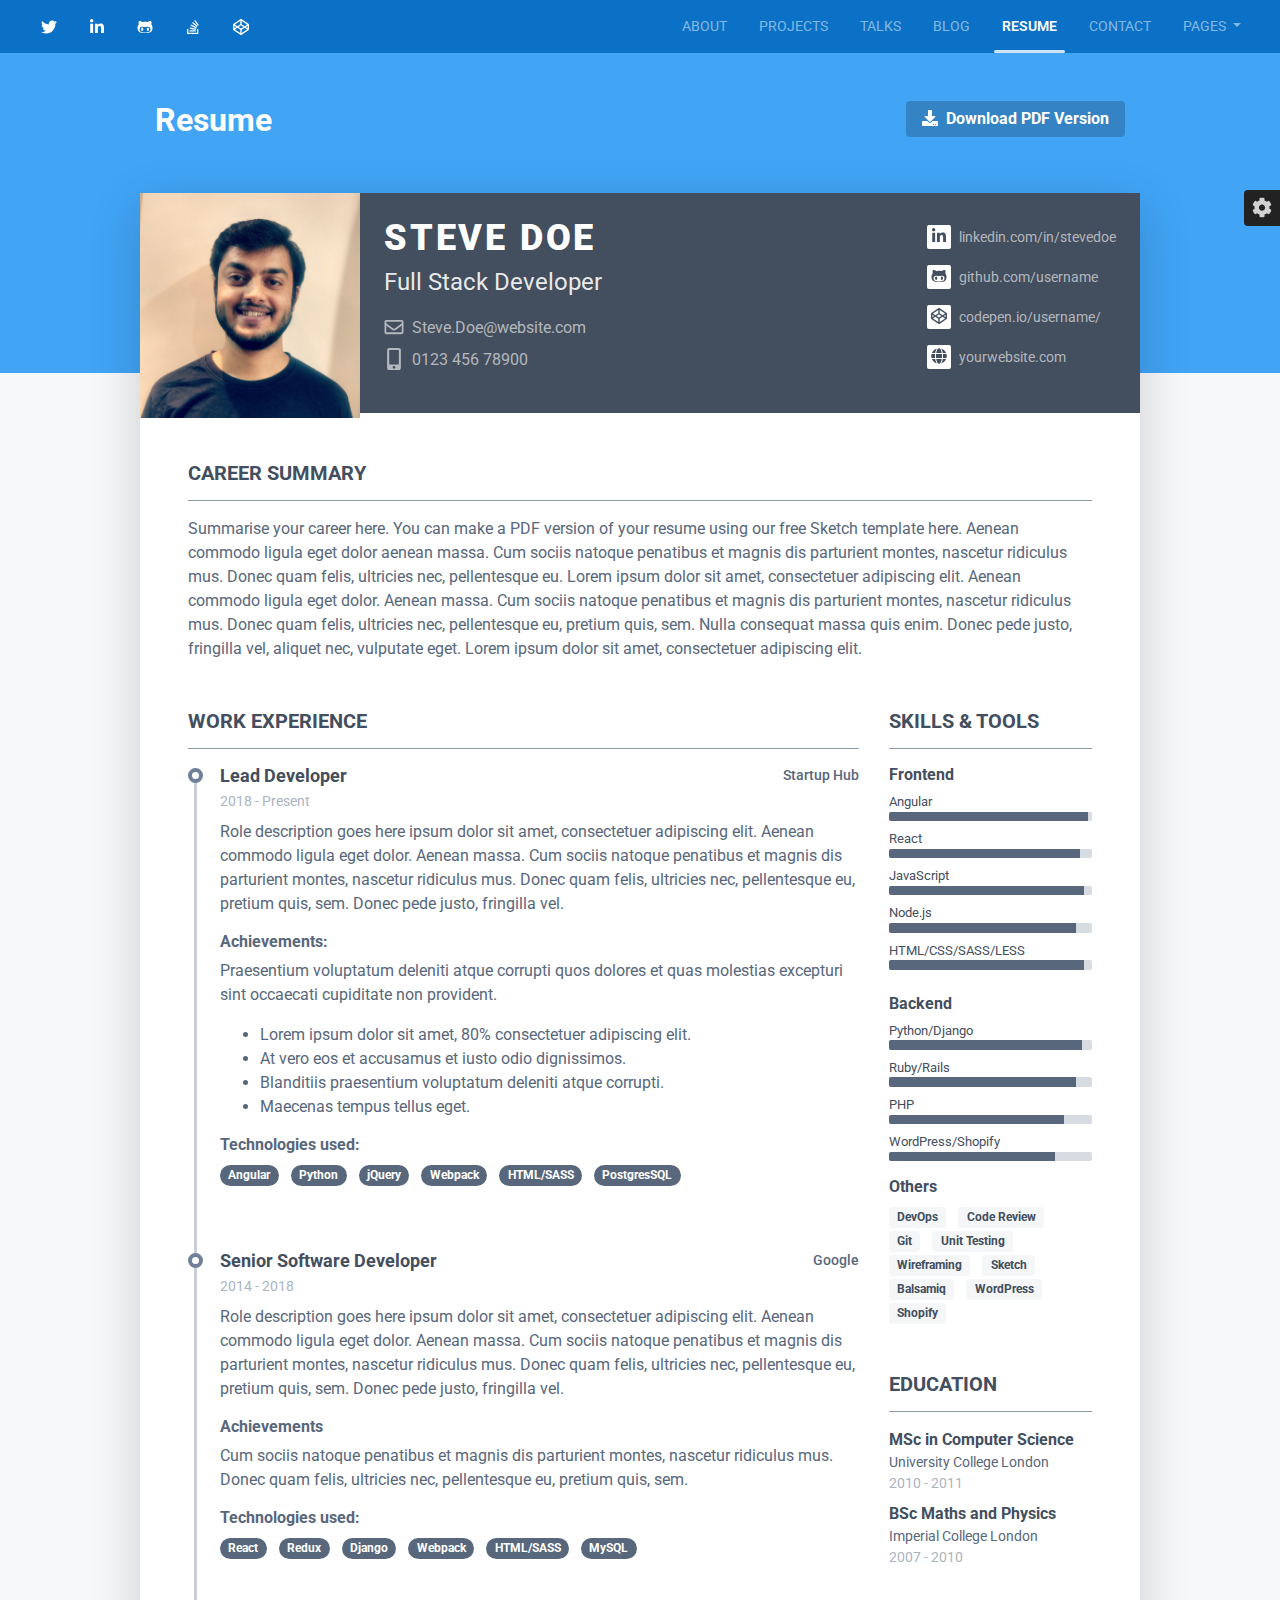
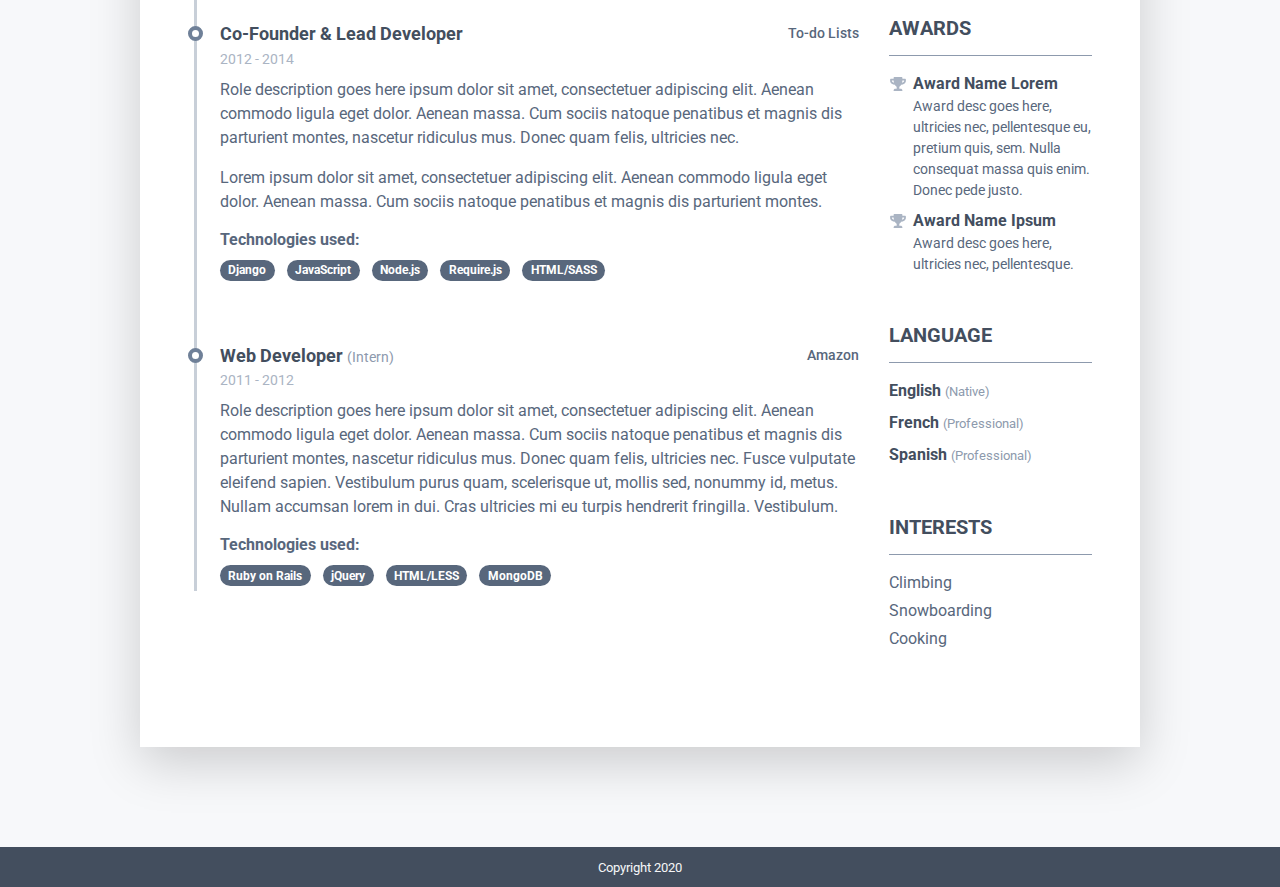
<file: resume.html>
<!DOCTYPE html>
<html lang="en">

<head>
	<title>Bootstrap 4 Portfolio Template For Developers</title>

	<!-- Meta -->
	<meta charset="utf-8">
	<meta http-equiv="X-UA-Compatible" content="IE=edge">
	<meta name="viewport" content="width=device-width, initial-scale=1.0">
	<meta name="description" content="Portfolio">
	<meta name="author" content="Tanvish Minache">
	<link rel="shortcut icon" href="favicon.ico">

	<!-- Google Font -->
	<link href="https://fonts.googleapis.com/css?family=Roboto:300,400,500,700,900" rel="stylesheet">

	<!-- FontAwesome JS -->
	<script defer src="assets/fontawesome/js/all.js"></script>

	<!-- Theme CSS -->
	<link id="theme-style" rel="stylesheet" href="assets/css/theme-1.css">

</head>

<body>

	<header class="header">

		<div class="top-bar theme-bg-primary-darken">

			<div class="container-fluid">

				<nav class="navbar navbar-expand-lg navbar-dark position-relative">


					<ul class="social-list list-inline mb-0">
						<li class="list-inline-item"><a class="text-white" href="#"><i
									class="fab fa-twitter fa-fw"></i></a></li>
						<li class="list-inline-item"><a class="text-white" href="#"><i
									class="fab fa-linkedin-in fa-fw"></i></a></li>
						<li class="list-inline-item"><a class="text-white" href="#"><i
									class="fab fa-github-alt fa-fw"></i></a></li>
						<li class="list-inline-item"><a class="text-white" href="#"><i
									class="fab fa-stack-overflow fa-fw"></i></a></li>
						<li class="list-inline-item"><a class="text-white" href="#"><i
									class="fab fa-codepen fa-fw"></i></a></li>
					</ul>
					<!--//social-list-->


					<button class="navbar-toggler" type="button" data-toggle="collapse" data-target="#navigation"
						aria-controls="navigation" aria-expanded="false" aria-label="Toggle navigation">
						<span class="navbar-toggler-icon"></span>
					</button>

					<div class="collapse navbar-collapse text-uppercase" id="navigation">
						<ul class="navbar-nav ml-lg-auto">
							<li class="nav-item mr-lg-3">
								<a class="nav-link" href="index.html">About</a>
							</li>
							<li class="nav-item mr-lg-3">
								<a class="nav-link" href="projects.html">Projects</a>
							</li>
							<li class="nav-item mr-lg-3">
								<a class="nav-link" href="talks.html">Talks</a>
							</li>
							<li class="nav-item mr-lg-3">
								<a class="nav-link" href="blog.html">Blog</a>
							</li>
							<li class="nav-item active mr-lg-3">
								<a class="nav-link" href="resume.html">Resume <span class="sr-only">(current)</span></a>
							</li>
							<li class="nav-item mr-lg-3">
								<a class="nav-link" href="contact.html">Contact</a>
							</li>
							<li class="nav-item dropdown mr-0">
								<a class="nav-link dropdown-toggle" href="#" id="navigationLink" data-toggle="dropdown"
									aria-haspopup="true" aria-expanded="false">
									Pages
								</a>
								<div class="dropdown-menu dropdown-menu-right text-capitalize shadow-lg"
									aria-labelledby="navigationLink">
									<a class="dropdown-item" href="project.html">Project Case Study (1 Column)</a>
									<a class="dropdown-item" href="project-alt.html">Project Case Study (2 Columns)</a>
									<a class="dropdown-item" href="blog-post.html">Blog Post</a>
								</div>
							</li>

						</ul>
						<span id="slide-line"></span>
					</div>



				</nav>

			</div>
			<!--//container-->

		</div>
		<!--//top-bar-->

		<div class="header-intro header-intro-resume theme-bg-primary text-white py-5">
			<div class="container position-relative">
				<h2 class="page-heading mb-3">Resume</h2>
				<a class="btn theme-btn-on-bg download-resume position-absolute font-weight-bold mx-auto"
					href="#"
					target="_blank"><i class="fas fa-download mr-2"></i>Download PDF Version</a>
			</div>
			<!--//container-->
		</div>
		<!--//header-intro-->

	</header>
	<!--//header-->

	<article class="resume-wrapper text-center position-relative">
		<div class="resume-wrapper-inner mx-auto text-left bg-white shadow-lg">
			<header class="resume-header pt-4 pt-md-0">
				<div class="media flex-column flex-md-row">
					<img class="mr-3 img-fluid picture mx-auto" src="assets/images/profile.jpg" alt="">
					<div class="media-body p-4 d-flex flex-column flex-md-row mx-auto mx-lg-0">
						<div class="primary-info">
							<h1 class="name mt-0 mb-1 text-white text-uppercase text-uppercase">Steve Doe</h1>
							<div class="title mb-3">Full Stack Developer</div>
							<ul class="list-unstyled">
								<li class="mb-2"><a href="#"><i class="far fa-envelope fa-fw mr-2"
											data-fa-transform="grow-3"></i>Steve.Doe@website.com</a></li>
								<li><a href="#"><i class="fas fa-mobile-alt fa-fw mr-2"
											data-fa-transform="grow-6"></i>0123 456 78900</a></li>
							</ul>
						</div>
						<!--//primary-info-->
						<div class="secondary-info ml-md-auto mt-2">
							<ul class="resume-social list-unstyled">
								<li class="mb-3"><a href="#"><span class="fa-container text-center mr-2"><i
												class="fab fa-linkedin-in fa-fw"></i></span>linkedin.com/in/stevedoe</a>
								</li>
								<li class="mb-3"><a href="#"><span class="fa-container text-center mr-2"><i
												class="fab fa-github-alt fa-fw"></i></span>github.com/username</a></li>
								<li class="mb-3"><a href="#"><span class="fa-container text-center mr-2"><i
												class="fab fa-codepen fa-fw"></i></span>codepen.io/username/</a></li>
								<li><a href="#"><span class="fa-container text-center mr-2"><i
												class="fas fa-globe"></i></span>yourwebsite.com</a></li>
							</ul>
						</div>
						<!--//secondary-info-->

					</div>
					<!--//media-body-->
				</div>
				<!--//media-->
			</header>
			<div class="resume-body p-5">
				<section class="resume-section summary-section mb-5">
					<h2 class="resume-section-title text-uppercase font-weight-bold pb-3 mb-3">Career Summary</h2>
					<div class="resume-section-content">
						<p class="mb-0">Summarise your career here. <a class="text-reset"
								href="#"
								target="_blank">You can make a PDF version of your resume using our free Sketch template
								here</a>. Aenean commodo ligula eget dolor aenean massa. Cum sociis natoque penatibus et
							magnis dis parturient montes, nascetur ridiculus mus. Donec quam felis, ultricies nec,
							pellentesque eu. Lorem ipsum dolor sit amet, consectetuer adipiscing elit. Aenean commodo
							ligula eget dolor. Aenean massa. Cum sociis natoque penatibus et magnis dis parturient
							montes, nascetur ridiculus mus. Donec quam felis, ultricies nec, pellentesque eu, pretium
							quis, sem. Nulla consequat massa quis enim. Donec pede justo, fringilla vel, aliquet nec,
							vulputate eget. Lorem ipsum dolor sit amet, consectetuer adipiscing elit.</p>
					</div>
				</section>
				<!--//summary-section-->
				<div class="row">
					<div class="col-lg-9">
						<section class="resume-section experience-section mb-5">
							<h2 class="resume-section-title text-uppercase font-weight-bold pb-3 mb-3">Work Experience
							</h2>
							<div class="resume-section-content">
								<div class="resume-timeline position-relative">
									<article class="resume-timeline-item position-relative pb-5">

										<div class="resume-timeline-item-header mb-2">
											<div class="d-flex flex-column flex-md-row">
												<h3 class="resume-position-title font-weight-bold mb-1">Lead Developer
												</h3>
												<div class="resume-company-name ml-auto">Startup Hub</div>
											</div>
											<!--//row-->
											<div class="resume-position-time">2018 - Present</div>
										</div>
										<!--//resume-timeline-item-header-->
										<div class="resume-timeline-item-desc">
											<p>Role description goes here ipsum dolor sit amet, consectetuer adipiscing
												elit. Aenean commodo ligula eget dolor. Aenean massa. Cum sociis natoque
												penatibus et magnis dis parturient montes, nascetur ridiculus mus. Donec
												quam felis, ultricies nec, pellentesque eu, pretium quis, sem. Donec
												pede justo, fringilla vel.</p>
											<h4 class="resume-timeline-item-desc-heading font-weight-bold">Achievements:
											</h4>
											<p>Praesentium voluptatum deleniti atque corrupti quos dolores et quas
												molestias excepturi sint occaecati cupiditate non provident.</p>
											<ul>
												<li>Lorem ipsum dolor sit amet, 80% consectetuer adipiscing elit.</li>
												<li>At vero eos et accusamus et iusto odio dignissimos.</li>
												<li>Blanditiis praesentium voluptatum deleniti atque corrupti.</li>
												<li>Maecenas tempus tellus eget.</li>
											</ul>
											<h4 class="resume-timeline-item-desc-heading font-weight-bold">Technologies
												used:</h4>
											<ul class="list-inline">
												<li class="list-inline-item"><span
														class="badge badge-secondary badge-pill">Angular</span></li>
												<li class="list-inline-item"><span
														class="badge badge-secondary badge-pill">Python</span></li>
												<li class="list-inline-item"><span
														class="badge badge-secondary badge-pill">jQuery</span></li>
												<li class="list-inline-item"><span
														class="badge badge-secondary badge-pill">Webpack</span></li>
												<li class="list-inline-item"><span
														class="badge badge-secondary badge-pill">HTML/SASS</span></li>
												<li class="list-inline-item"><span
														class="badge badge-secondary badge-pill">PostgresSQL</span></li>
											</ul>
										</div>
										<!--//resume-timeline-item-desc-->

									</article>
									<!--//resume-timeline-item-->

									<article class="resume-timeline-item position-relative pb-5">

										<div class="resume-timeline-item-header mb-2">
											<div class="d-flex flex-column flex-md-row">
												<h3 class="resume-position-title font-weight-bold mb-1">Senior Software
													Developer</h3>
												<div class="resume-company-name ml-auto">Google</div>
											</div>
											<!--//row-->
											<div class="resume-position-time">2014 - 2018</div>
										</div>
										<!--//resume-timeline-item-header-->
										<div class="resume-timeline-item-desc">
											<p>Role description goes here ipsum dolor sit amet, consectetuer adipiscing
												elit. Aenean commodo ligula eget dolor. Aenean massa. Cum sociis natoque
												penatibus et magnis dis parturient montes, nascetur ridiculus mus. Donec
												quam felis, ultricies nec, pellentesque eu, pretium quis, sem. Donec
												pede justo, fringilla vel.</p>
											<h4 class="resume-timeline-item-desc-heading font-weight-bold">Achievements
											</h4>
											<p>Cum sociis natoque penatibus et magnis dis parturient montes, nascetur
												ridiculus mus. Donec quam felis, ultricies nec, pellentesque eu, pretium
												quis, sem.</p>
											<h4 class="resume-timeline-item-desc-heading font-weight-bold">Technologies
												used:</h4>
											<ul class="list-inline">
												<li class="list-inline-item"><span
														class="badge badge-secondary badge-pill">React</span></li>
												<li class="list-inline-item"><span
														class="badge badge-secondary badge-pill">Redux</span></li>
												<li class="list-inline-item"><span
														class="badge badge-secondary badge-pill">Django</span></li>
												<li class="list-inline-item"><span
														class="badge badge-secondary badge-pill">Webpack</span></li>
												<li class="list-inline-item"><span
														class="badge badge-secondary badge-pill">HTML/SASS</span></li>
												<li class="list-inline-item"><span
														class="badge badge-secondary badge-pill">MySQL</span></li>
											</ul>
										</div>
										<!--//resume-timeline-item-desc-->

									</article>
									<!--//resume-timeline-item-->

									<article class="resume-timeline-item position-relative pb-5">

										<div class="resume-timeline-item-header mb-2">
											<div class="d-flex flex-column flex-md-row">
												<h3 class="resume-position-title font-weight-bold mb-1">Co-Founder &
													Lead Developer</h3>
												<div class="resume-company-name ml-auto">To-do Lists</div>
											</div>
											<!--//row-->
											<div class="resume-position-time">2012 - 2014</div>
										</div>
										<!--//resume-timeline-item-header-->
										<div class="resume-timeline-item-desc">
											<p>Role description goes here ipsum dolor sit amet, consectetuer adipiscing
												elit. Aenean commodo ligula eget dolor. Aenean massa. Cum sociis natoque
												penatibus et magnis dis parturient montes, nascetur ridiculus mus. Donec
												quam felis, ultricies nec.</p>
											<p>Lorem ipsum dolor sit amet, consectetuer adipiscing elit. Aenean commodo
												ligula eget dolor. Aenean massa. Cum sociis natoque penatibus et magnis
												dis parturient montes.</p>
											<h4 class="resume-timeline-item-desc-heading font-weight-bold">Technologies
												used:</h4>
											<ul class="list-inline">
												<li class="list-inline-item"><span
														class="badge badge-secondary badge-pill">Django</span></li>
												<li class="list-inline-item"><span
														class="badge badge-secondary badge-pill">JavaScript</span></li>
												<li class="list-inline-item"><span
														class="badge badge-secondary badge-pill">Node.js</span></li>
												<li class="list-inline-item"><span
														class="badge badge-secondary badge-pill">Require.js</span></li>
												<li class="list-inline-item"><span
														class="badge badge-secondary badge-pill">HTML/SASS</span></li>
											</ul>
										</div>
										<!--//resume-timeline-item-desc-->

									</article>
									<!--//resume-timeline-item-->

									<article class="resume-timeline-item position-relative">

										<div class="resume-timeline-item-header mb-2">
											<div class="d-flex flex-column flex-md-row">
												<h3 class="resume-position-title font-weight-bold mb-1">Web Developer
													<small class="text-muted">(Intern)</small></h3>
												<div class="resume-company-name ml-auto">Amazon</div>
											</div>
											<!--//row-->
											<div class="resume-position-time">2011 - 2012</div>
										</div>
										<!--//resume-timeline-item-header-->
										<div class="resume-timeline-item-desc">
											<p>Role description goes here ipsum dolor sit amet, consectetuer adipiscing
												elit. Aenean commodo ligula eget dolor. Aenean massa. Cum sociis natoque
												penatibus et magnis dis parturient montes, nascetur ridiculus mus. Donec
												quam felis, ultricies nec. Fusce vulputate eleifend sapien. Vestibulum
												purus quam, scelerisque ut, mollis sed, nonummy id, metus. Nullam
												accumsan lorem in dui. Cras ultricies mi eu turpis hendrerit fringilla.
												Vestibulum.</p>
											<h4 class="resume-timeline-item-desc-heading font-weight-bold">Technologies
												used:</h4>
											<ul class="list-inline">
												<li class="list-inline-item"><span
														class="badge badge-secondary badge-pill">Ruby on Rails</span>
												</li>
												<li class="list-inline-item"><span
														class="badge badge-secondary badge-pill">jQuery</span></li>
												<li class="list-inline-item"><span
														class="badge badge-secondary badge-pill">HTML/LESS</span></li>
												<li class="list-inline-item"><span
														class="badge badge-secondary badge-pill">MongoDB</span></li>
											</ul>
										</div>
										<!--//resume-timeline-item-desc-->

									</article>
									<!--//resume-timeline-item-->


								</div>
								<!--//resume-timeline-->






							</div>
						</section>
						<!--//experience-section-->
					</div>
					<div class="col-lg-3">
						<section class="resume-section skills-section mb-5">
							<h2 class="resume-section-title text-uppercase font-weight-bold pb-3 mb-3">Skills &amp;
								Tools</h2>
							<div class="resume-section-content">
								<div class="resume-skill-item">
									<h4 class="resume-skills-cat font-weight-bold">Frontend</h4>
									<ul class="list-unstyled mb-4">
										<li class="mb-2">
											<div class="resume-skill-name">Angular</div>
											<div class="progress resume-progress">
												<div class="progress-bar theme-progress-bar-dark" role="progressbar"
													style="width: 98%" aria-valuenow="25" aria-valuemin="0"
													aria-valuemax="100"></div>
											</div>
										</li>
										<li class="mb-2">
											<div class="resume-skill-name">React</div>
											<div class="progress resume-progress">
												<div class="progress-bar theme-progress-bar-dark" role="progressbar"
													style="width: 94%" aria-valuenow="25" aria-valuemin="0"
													aria-valuemax="100"></div>
											</div>
										</li>
										<li class="mb-2">
											<div class="resume-skill-name">JavaScript</div>
											<div class="progress resume-progress">
												<div class="progress-bar theme-progress-bar-dark" role="progressbar"
													style="width: 96%" aria-valuenow="25" aria-valuemin="0"
													aria-valuemax="100"></div>
											</div>
										</li>

										<li class="mb-2">
											<div class="resume-skill-name">Node.js</div>
											<div class="progress resume-progress">
												<div class="progress-bar theme-progress-bar-dark" role="progressbar"
													style="width: 92%" aria-valuenow="25" aria-valuemin="0"
													aria-valuemax="100"></div>
											</div>
										</li>
										<li class="mb-2">
											<div class="resume-skill-name">HTML/CSS/SASS/LESS</div>
											<div class="progress resume-progress">
												<div class="progress-bar theme-progress-bar-dark" role="progressbar"
													style="width: 96%" aria-valuenow="25" aria-valuemin="0"
													aria-valuemax="100"></div>
											</div>
										</li>
									</ul>
								</div>
								<!--//resume-skill-item-->

								<div class="resume-skill-item">
									<h4 class="resume-skills-cat font-weight-bold">Backend</h4>
									<ul class="list-unstyled">
										<li class="mb-2">
											<div class="resume-skill-name">Python/Django</div>
											<div class="progress resume-progress">
												<div class="progress-bar theme-progress-bar-dark" role="progressbar"
													style="width: 95%" aria-valuenow="25" aria-valuemin="0"
													aria-valuemax="100"></div>
											</div>
										</li>
										<li class="mb-2">
											<div class="resume-skill-name">Ruby/Rails</div>
											<div class="progress resume-progress">
												<div class="progress-bar theme-progress-bar-dark" role="progressbar"
													style="width: 92%" aria-valuenow="25" aria-valuemin="0"
													aria-valuemax="100"></div>
											</div>
										</li>
										<li class="mb-2">
											<div class="resume-skill-name">PHP</div>
											<div class="progress resume-progress">
												<div class="progress-bar theme-progress-bar-dark" role="progressbar"
													style="width: 86%" aria-valuenow="25" aria-valuemin="0"
													aria-valuemax="100"></div>
											</div>
										</li>
										<li class="mb-2">
											<div class="resume-skill-name">WordPress/Shopify</div>
											<div class="progress resume-progress">
												<div class="progress-bar theme-progress-bar-dark" role="progressbar"
													style="width: 82%" aria-valuenow="25" aria-valuemin="0"
													aria-valuemax="100"></div>
											</div>
										</li>
									</ul>
								</div>
								<!--//resume-skill-item-->

								<div class="resume-skill-item">
									<h4 class="resume-skills-cat font-weight-bold">Others</h4>
									<ul class="list-inline">
										<li class="list-inline-item"><span class="badge badge-light">DevOps</span></li>
										<li class="list-inline-item"><span class="badge badge-light">Code Review</span>
										</li>
										<li class="list-inline-item"><span class="badge badge-light">Git</span></li>
										<li class="list-inline-item"><span class="badge badge-light">Unit Testing</span>
										</li>
										<li class="list-inline-item"><span class="badge badge-light">Wireframing</span>
										</li>
										<li class="list-inline-item"><span class="badge badge-light">Sketch</span></li>
										<li class="list-inline-item"><span class="badge badge-light">Balsamiq</span>
										</li>
										<li class="list-inline-item"><span class="badge badge-light">WordPress</span>
										</li>
										<li class="list-inline-item"><span class="badge badge-light">Shopify</span></li>
									</ul>
								</div>
								<!--//resume-skill-item-->
							</div>
							<!--resume-section-content-->
						</section>
						<!--//skills-section-->
						<section class="resume-section education-section mb-5">
							<h2 class="resume-section-title text-uppercase font-weight-bold pb-3 mb-3">Education</h2>
							<div class="resume-section-content">
								<ul class="list-unstyled">
									<li class="mb-2">
										<div class="resume-degree font-weight-bold">MSc in Computer Science</div>
										<div class="resume-degree-org">University College London</div>
										<div class="resume-degree-time">2010 - 2011</div>
									</li>
									<li>
										<div class="resume-degree font-weight-bold">BSc Maths and Physics</div>
										<div class="resume-degree-org">Imperial College London</div>
										<div class="resume-degree-time">2007 - 2010</div>
									</li>
								</ul>
							</div>
						</section>
						<!--//education-section-->
						<section class="resume-section reference-section mb-5">
							<h2 class="resume-section-title text-uppercase font-weight-bold pb-3 mb-3">Awards</h2>
							<div class="resume-section-content">
								<ul class="list-unstyled resume-awards-list">
									<li class="mb-2 pl-4 position-relative">
										<i class="resume-award-icon fas fa-trophy position-absolute"
											data-fa-transform="shrink-2"></i>
										<div class="resume-award-name">Award Name Lorem</div>
										<div class="resume-award-desc">Award desc goes here, ultricies nec, pellentesque
											eu, pretium quis, sem. Nulla consequat massa quis enim. Donec pede justo.
										</div>
									</li>
									<li class="mb-0 pl-4 position-relative">
										<i class="resume-award-icon fas fa-trophy position-absolute"
											data-fa-transform="shrink-2"></i>
										<div class="resume-award-name">Award Name Ipsum</div>
										<div class="resume-award-desc">Award desc goes here, ultricies nec,
											pellentesque.</div>
									</li>
								</ul>
							</div>
						</section>
						<!--//interests-section-->
						<section class="resume-section language-section mb-5">
							<h2 class="resume-section-title text-uppercase font-weight-bold pb-3 mb-3">Language</h2>
							<div class="resume-section-content">
								<ul class="list-unstyled resume-lang-list">
									<li class="mb-2"><span class="resume-lang-name font-weight-bold">English</span>
										<small class="text-muted font-weight-normal">(Native)</small></li>
									<li class="mb-2 align-middle"><span
											class="resume-lang-name font-weight-bold">French</span> <small
											class="text-muted font-weight-normal">(Professional)</small></li>
									<li><span class="resume-lang-name font-weight-bold">Spanish</span> <small
											class="text-muted font-weight-normal">(Professional)</small></li>
								</ul>
							</div>
						</section>
						<!--//language-section-->
						<section class="resume-section interests-section mb-5">
							<h2 class="resume-section-title text-uppercase font-weight-bold pb-3 mb-3">Interests</h2>
							<div class="resume-section-content">
								<ul class="list-unstyled">
									<li class="mb-1">Climbing</li>
									<li class="mb-1">Snowboarding</li>
									<li class="mb-1">Cooking</li>
								</ul>
							</div>
						</section>
						<!--//interests-section-->

					</div>
				</div>
				<!--//row-->
			</div>
			<!--//resume-body-->


		</div>
	</article>

	<footer class="footer text-light text-center py-2">
		<small class="copyright">Copyright 2020</small>
	</footer>

	<!-- *****CONFIGURE STYLE (REMOVE ON YOUR PRODUCTION SITE)****** -->
	<div id="config-panel" class="config-panel d-none d-lg-block">
		<div class="panel-inner">
			<a id="config-trigger" class="config-trigger config-panel-hide text-center" href="#"><i
					class="fas fa-cog mx-auto" data-fa-transform="down-6"></i></a>
			<h5 class="panel-title">Choose Colour</h5>
			<ul id="color-options" class="list-inline mb-0">
				<li class="theme-1 active list-inline-item"><a data-style="assets/css/theme-1.css" data-chart="#00BCD4"
						href="#"></a></li>
				<li class="theme-2  list-inline-item"><a data-style="assets/css/theme-2.css" href="#"></a></li>
				<li class="theme-3  list-inline-item"><a data-style="assets/css/theme-3.css" href="#"></a></li>
				<li class="theme-4  list-inline-item"><a data-style="assets/css/theme-4.css" href="#"></a></li>
				<li class="theme-5  list-inline-item"><a data-style="assets/css/theme-5.css" href="#"></a></li>
				<li class="theme-6  list-inline-item"><a data-style="assets/css/theme-6.css" href="#"></a></li>
				<li class="theme-7  list-inline-item"><a data-style="assets/css/theme-7.css" href="#"></a></li>
				<li class="theme-8  list-inline-item"><a data-style="assets/css/theme-8.css" href="#"></a></li>
				<li class="theme-9  list-inline-item"><a data-style="assets/css/theme-9.css" href="#"></a></li>
				<li class="theme-10  list-inline-item"><a data-style="assets/css/theme-10.css" href="#"></a></li>
				<li class="theme-11  list-inline-item"><a data-style="assets/css/theme-11.css" href="#"></a></li>
				<li class="theme-12  list-inline-item"><a data-style="assets/css/theme-12.css" href="#"></a></li>
			</ul>
			<a id="config-close" class="close" href="#"><i class="fa fa-times-circle"></i></a>
		</div>
		<!--//panel-inner-->
	</div>
	<!--//configure-panel-->



	<!-- Javascript -->
	<script type="text/javascript" src="assets/plugins/jquery-3.4.1.min.js"></script>
	<script type="text/javascript" src="assets/plugins/popper.min.js"></script>
	<script type="text/javascript" src="assets/plugins/bootstrap/js/bootstrap.min.js"></script>
	<script type="text/javascript" src="assets/plugins/back-to-top.js"></script>

	<!-- custom js -->
	<script type="text/javascript" src="assets/js/main.js"></script>

	<!-- Style Switcher (REMOVE ON YOUR PRODUCTION SITE) -->
	<script src="assets/js/demo/style-switcher.js"></script>


</body>


</html>
</file>
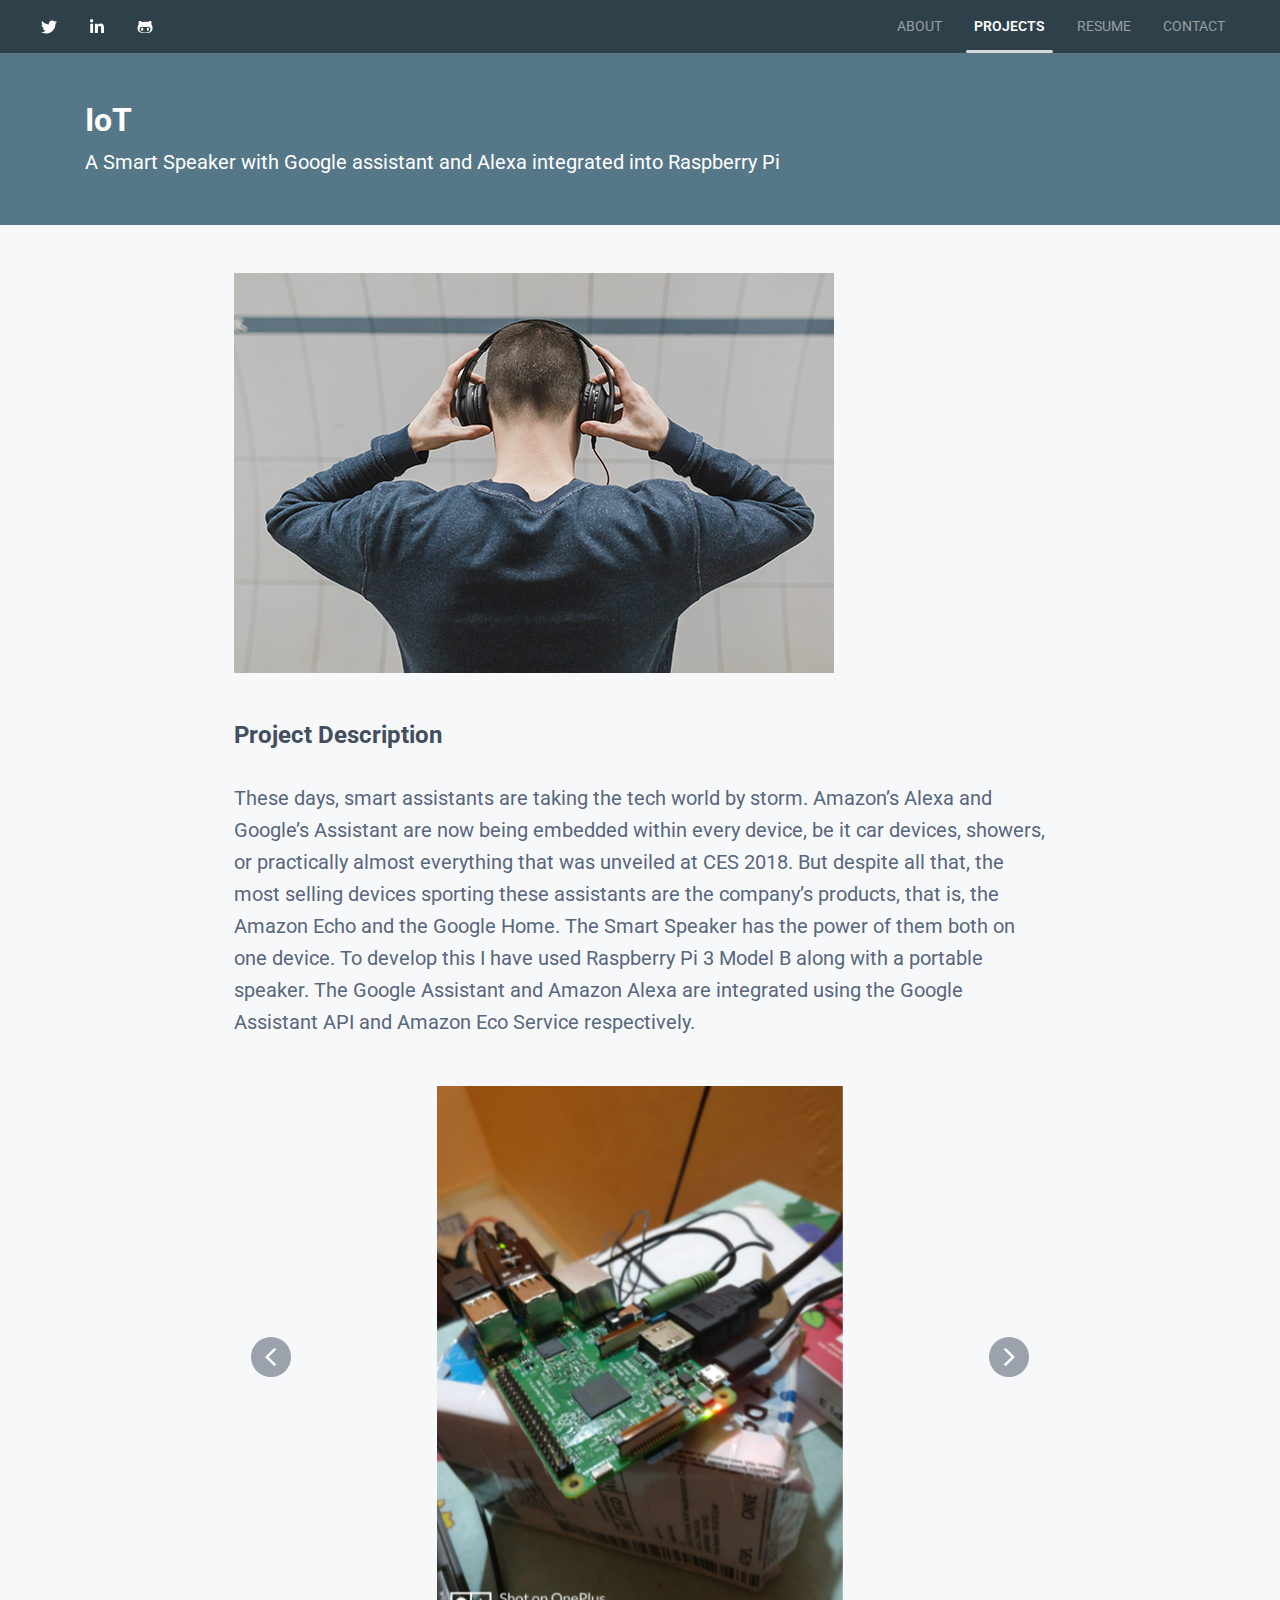
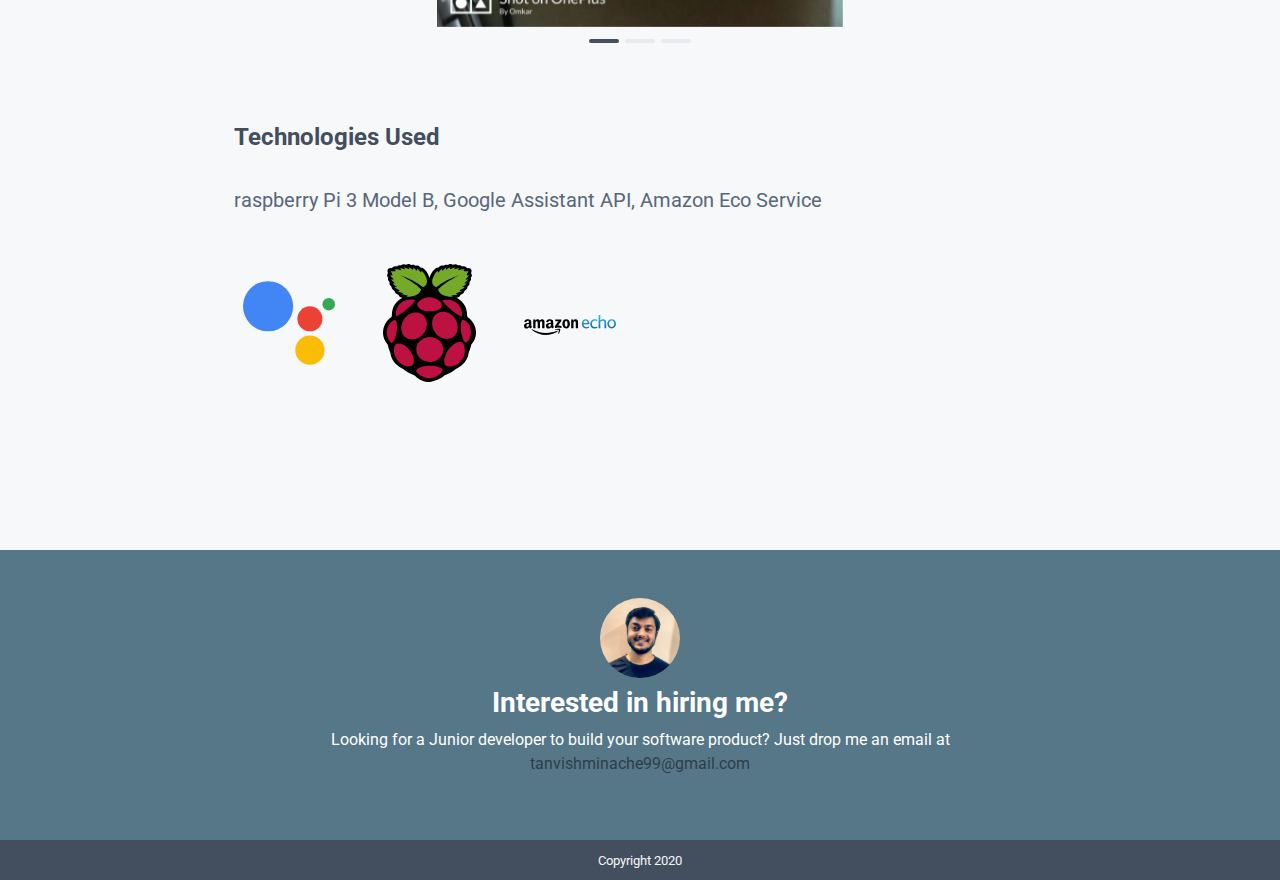
<file: speaker.html>
<!DOCTYPE html>
<html lang="en">


<head>
	<title>Smart Speaker</title>

	<!-- Meta -->
	<meta charset="utf-8">
	<meta http-equiv="X-UA-Compatible" content="IE=edge">
	<meta name="viewport" content="width=device-width, initial-scale=1.0">
	<meta name="description" content="Portfolio">
	<meta name="author" content="Tanvish Minache">
	<link rel="shortcut icon" href="favicon.svg">

	<!-- Google Font -->
	<link
		href='http://fonts.googleapis.com/css?family=Roboto:400,500,400italic,300italic,300,500italic,700,700italic,900,900italic'
		rel='stylesheet' type='text/css'>

	<!-- FontAwesome JS -->
	<script defer src="assets/fontawesome/js/all.js"></script>

	<!-- Plugins CSS -->
	<link rel="stylesheet" href="assets/plugins/lightbox/ekko-lightbox.css">


	<!-- Theme CSS -->
	<link id="theme-style" rel="stylesheet" href="assets/css/theme-10.css">

</head>

<body>

	<header class="header">

		<div class="top-bar theme-bg-primary-darken">

			<div class="container-fluid">

				<nav class="navbar navbar-expand-lg navbar-dark position-relative">


					<ul class="social-list list-inline mb-0">
						<li class="list-inline-item"><a class="text-white" href="https://twitter.com/TMinache"><i
									class="fab fa-twitter fa-fw"></i></a></li>
						<li class="list-inline-item"><a class="text-white"
								href="https://www.linkedin.com/in/tanvish-minache-a4b830158/"><i
									class="fab fa-linkedin-in fa-fw"></i></a></li>
						<li class="list-inline-item"><a class="text-white" href="https://github.com/tanvish99"><i
									class="fab fa-github-alt fa-fw"></i></a></li>
						<!-- <li class="list-inline-item"><a class="text-white" href="#"><i
											class="fab fa-stack-overflow fa-fw"></i></a></li>
								<li class="list-inline-item"><a class="text-white" href="#"><i
											class="fab fa-codepen fa-fw"></i></a></li> -->
					</ul>
					<!--//social-list-->


					<button class="navbar-toggler" type="button" data-toggle="collapse" data-target="#navigation"
						aria-controls="navigation" aria-expanded="false" aria-label="Toggle navigation">
						<span class="navbar-toggler-icon"></span>
					</button>

					<div class="collapse navbar-collapse text-uppercase" id="navigation">
						<ul class="navbar-nav ml-lg-auto">
							<li class="nav-item mr-lg-3">
								<a class="nav-link" href="index.html">About</a>
							</li>
							<li class="nav-item active mr-lg-3">
								<a class="nav-link" href="projects.html">Projects <span
										class="sr-only">(current)</span></a>
							</li>
							<!-- <li class="nav-item mr-lg-3">
							    <a class="nav-link" href="talks.html">Talks</a>
							</li>
							<li class="nav-item mr-lg-3">
							    <a class="nav-link" href="blog.html">Blog</a>
							</li> -->
							<li class="nav-item mr-lg-3">
								<a class="nav-link" href="assets/files/Resume.pdf">Resume</a>
							</li>
							<li class="nav-item mr-lg-3">
								<a class="nav-link" href="contact.html">Contact</a>
							</li>
							<!-- <li class="nav-item dropdown mr-0">
							    <a class="nav-link dropdown-toggle" href="#" id="navigationLink" data-toggle="dropdown" aria-haspopup="true" aria-expanded="false">
							Pages
								</a>
								<div class="dropdown-menu dropdown-menu-right text-capitalize shadow-lg" aria-labelledby="navigationLink">
									<a class="dropdown-item" href="project.html">Project Case Study (1 Column)</a>
									<a class="dropdown-item" href="project-alt.html">Project Case Study (2 Columns)</a>
									<a class="dropdown-item" href="blog-post.html">Blog Post</a>
								</div>
							</li> -->

						</ul>
						<span id="slide-line"></span>
					</div>



				</nav>

			</div>
			<!--//container-->

		</div>
		<!--//top-bar-->

		<div class="header-intro theme-bg-primary text-white py-5">
			<div class="container position-relative">
				<h2 class="page-heading mb-2">IoT</h2>
				<div class="page-heading-tagline">A Smart Speaker with Google assistant and Alexa integrated into
					Raspberry Pi
				</div>
				<!-- <div class="page-heading-logo font-weight-bold position-absolute mt-4 mt-md-0"><img class="client-logo" src="assets/images/logos/logo-2-inverse.svg"></div> -->
			</div>
			<!--//container-->
		</div>
		<!--//header-intro-->

	</header>
	<!--//header-->

	<section class="project-wrapper single-col-max-width py-5 px-4 mx-auto">
		<div class="section-row">
			<div class="mb-5"><img class="img-fluid" src="assets/images/projects/project-5-thumb.jpg" alt=""></div>
			<h3 class="section-title">Project Description</h3>

			<p>These days, smart assistants are taking the tech world by storm. Amazon’s Alexa and Google’s Assistant
				are now being embedded within every device, be it car devices, showers, or practically almost everything
				that was unveiled at CES 2018. But despite all that, the most selling devices sporting these assistants
				are the company’s products, that is, the Amazon Echo and the Google Home. The Smart Speaker has the
				power of them both on one device.
				To develop this I have used Raspberry Pi 3 Model B along with a portable speaker. The Google Assistant
				and Amazon Alexa are integrated using the Google Assistant API and Amazon Eco Service respectively.</p>

			<!-- <div class="mb-5"><a class="btn btn-primary" href="#" target="_blank"><i
						class="fas fa-external-link-alt mr-2"></i> View Live Site</a></div> -->


			<!-- <div class="alert alert-dark">
				This template <strong>includes the original Sketch source file</strong> for making the browser window in
				the carousel. The screenshots were taken from the <a
					href="#"
					target="_blank">Bootstrap 4 admin template Appify</a>.
			</div> -->

			<div id="project-carousel" class="theme-carousel carousel slide mb-5" data-ride="carousel">
				<ol class="carousel-indicators">
					<li data-target="#project-carousel" data-slide-to="0" class="active"></li>
					<li data-target="#project-carousel" data-slide-to="1"></li>
					<li data-target="#project-carousel" data-slide-to="2"></li>
				</ol>

				<div class="carousel-inner" style="width: 50% ;margin-left: 25%">
					<div class="carousel-item active" >
						<img class="d-block w-100" src="assets/images/projects/speaker-1.jpg" alt="">
					</div>
					<div class="carousel-item">
						<img class="d-block w-100" src="assets/images/projects/speaker-2.png" alt="">
					</div>
					<div class="carousel-item">
						<img class="d-block w-100" src="assets/images/projects/speaker-3.png" alt="">
					</div>
				</div>

				<a class="carousel-control-prev" href="#project-carousel" role="button" data-slide="prev">
					<svg width="40px" height="40px" viewBox="0 0 150 258" version="1.1"
						xmlns="http://www.w3.org/2000/svg" xmlns:xlink="http://www.w3.org/1999/xlink">
						<g id="Page-1" stroke="none" stroke-width="1" fill="none" fill-rule="evenodd">
							<g id="arrow-left" fill="#FFFFFF" fill-rule="nonzero">
								<path
									d="M4.1,120.5 L121.9,4.5 C126.6,-0.2 134.2,-0.2 138.9,4.5 L146,11.6 C150.7,16.3 150.7,23.9 146,28.6 L43.7,129 L145.9,229.4 C150.6,234.1 150.6,241.7 145.9,246.4 L138.8,253.5 C134.1,258.2 126.5,258.2 121.8,253.5 L4,137.5 C-0.6,132.8 -0.6,125.2 4.1,120.5 Z"
									id="Shape"></path>
							</g>
						</g>
					</svg>
					<span class="sr-only">Previous</span>
				</a>
				<a class="carousel-control-next" href="#project-carousel" role="button" data-slide="next">
					<svg width="40px" height="40px" viewBox="0 0 150 258" version="1.1"
						xmlns="http://www.w3.org/2000/svg" xmlns:xlink="http://www.w3.org/1999/xlink">
						<g id="Page-1" stroke="none" stroke-width="1" fill="none" fill-rule="evenodd">
							<g id="arrow-right" fill="#FFFFFF" fill-rule="nonzero">
								<path
									d="M145.9,137.5 L28.1,253.5 C23.4,258.2 15.8,258.2 11.1,253.5 L4,246.4 C-0.7,241.7 -0.7,234.1 4,229.4 L106.3,129 L4.1,28.6 C-0.6,23.9 -0.6,16.3 4.1,11.6 L11.2,4.5 C15.9,-0.2 23.5,-0.2 28.2,4.5 L146,120.5 C150.6,125.2 150.6,132.8 145.9,137.5 Z"
									id="Shape"></path>
							</g>
						</g>
					</svg>
					<span class="sr-only">Next</span>
				</a>
			</div>
			<!--//theme-carousel-->


		</div>
		<!--//section-row-->


		<!-- <div class="section-row">
			<h3 class="section-title">Challenges &amp; Requirements</h3>
			<p>Phasellus accumsan cursus velit. Vestibulum ante ipsum primis in faucibus orci luctus et ultrices posuere
				cubilia Curae; Sed aliquam, nisi quis porttitor congue, elit erat euismod orci, ac placerat dolor lectus
				quis orci. Phasellus consectetuer vestibulum elit. Aenean tellus metus, bibendum sed, posuere ac, mattis
				non, nunc. Vestibulum fringilla pede sit amet augue. In turpis. Pellentesque posuere. Praesent turpis.
				Aenean posuere, tortor sed cursus feugiat, nunc augue blandit nunc, eu sollicitudin urna dolor sagittis
				lacus. </p>

			<ul class="mb-5 ml-md-5">
				<li class="mb-3">Lorem ipsum dolor sit amet consectetuer.</li>
				<li class="mb-3">Aenean commodo ligula eget dolor.</li>
				<li class="mb-3">Aenean massa cum sociis natoque penatibus.</li>
				<li>Pellentesque auctor neque nec urna.</li>
			</ul>

			<p>Donec elit libero, sodales nec, volutpat a, suscipit non, turpis. Nullam sagittis. Suspendisse pulvinar,
				augue ac venenatis condimentum, sem libero volutpat nibh, nec pellentesque velit pede quis nunc.
				Vestibulum ante ipsum primis in faucibus orci luctus et ultrices posuere cubilia Curae; Fusce id purus.
				Ut varius tincidunt libero. Phasellus dolor. Maecenas vestibulum mollis diam. Pellentesque ut neque.
				Pellentesque habitant morbi tristique senectus et netus et malesuada fames ac turpis egestas. In dui
				magna, posuere eget, vestibulum et, tempor auctor, justo. In ac felis quis tortor malesuada pretium.
				Pellentesque auctor neque nec urna.</p>
			<div class="row">
				<div class="figure col-lg-4 mb-3"><a href="assets/images/projects/project-figure-1.1.jpg"
						data-toggle="lightbox" data-gallery="gallery"><img class="img-fluid"
							src="assets/images/projects/project-figure-1.1.jpg" alt=""></a></div>
				<div class="figure col-lg-4 mb-3"><a href="assets/images/projects/project-figure-1.2.jpg"
						data-toggle="lightbox" data-gallery="gallery"><img class="img-fluid"
							src="assets/images/projects/project-figure-1.2.jpg" alt=""></a></div>
				<div class="figure col-lg-4 mb-3"><a href="assets/images/projects/project-figure-1.3.jpg"
						data-toggle="lightbox" data-gallery="gallery"><img class="img-fluid"
							src="assets/images/projects/project-figure-1.3.jpg" alt=""></a></div>
			</div>
			<div class="row">
				<div class="figure col-lg-3 mb-3"><a href="assets/images/projects/project-figure-2.1.png"
						data-toggle="lightbox" data-gallery="gallery"><img class="img-fluid"
							src="assets/images/projects/project-figure-2.1.png" alt=""></a></div>
				<div class="figure col-lg-3 mb-3"><a href="assets/images/projects/project-figure-2.2.png"
						data-toggle="lightbox" data-gallery="gallery"><img class="img-fluid"
							src="assets/images/projects/project-figure-2.2.png" alt=""></a></div>
				<div class="figure col-lg-3 mb-3"><a href="assets/images/projects/project-figure-2.3.png"
						data-toggle="lightbox" data-gallery="gallery"><img class="img-fluid"
							src="assets/images/projects/project-figure-2.3.png" alt=""></a></div>
				<div class="figure col-lg-3 mb-3"><a href="assets/images/projects/project-figure-2.4.png"
						data-toggle="lightbox" data-gallery="gallery"><img class="img-fluid"
							src="assets/images/projects/project-figure-2.4.png" alt=""></a></div>
			</div>
		</div> -->

		<!--//section-row-->

		<!-- <div class="section-row">
			<h3 class="section-title">Actions &amp; Outcomes</h3>
			<p>At vero eos et accusamus et iusto odio dignissimos ducimus qui blanditiis praesentium voluptatum deleniti
				atque corrupti quos dolores et quas molestias excepturi sint occaecati cupiditate non provident,
				similique sunt in culpa qui officia deserunt mollitia animi, id est laborum et dolorum fuga. Et harum
				quidem rerum facilis est et expedita distinctio. Nam libero tempore, cum soluta nobis est eligendi optio
				cumque nihil impedit quo minus id quod maxime placeat facere possimus, omnis voluptas assumenda est,
				omnis dolor repellendus.</p>
			<ul class="list-unstyled pl-4 mb-5 ml-md-5">
				<li class="mb-4"><i class="fas fa-check text-primary mr-3"></i>Lorem ipsum dolor sit amet consectetuer.
				</li>
				<li class="mb-4"><i class="fas fa-check text-primary mr-3"></i>Aenean commodo ligula eget dolor.</li>
				<li class="mb-4"><i class="fas fa-check text-primary mr-3"></i>Aenean massa cum sociis natoque
					penatibus.</li>
				<li class="mb-4"><i class="fas fa-check text-primary mr-3"></i>Pellentesque auctor neque nec urna.</li>
				<li class="mb-4"><i class="fas fa-check text-primary mr-3"></i>Aenean tellus metus, bibendum sed.</li>
			</ul>

			<p>Phasellus accumsan cursus velit. Vestibulum ante ipsum primis in faucibus orci luctus et ultrices posuere
				cubilia Curae; Sed aliquam, nisi quis porttitor congue, elit erat euismod orci, ac placerat dolor lectus
				quis orci.</p>

			<div class="testimonial bg-white my-5">
				<div class="position-relative p-5 shadow-sm">
					<blockquote class="blockquote pl-4">
						<p class="mb-4">Steve is a great developer! Sed ut perspiciatis unde omnis iste natus error sit
							voluptatem accusantium doloremque laudantium, totam rem aperiam, eaque ipsa quae ab illo
							inventore veritatis et quasi architecto.</p>
						<i class="quote-icon fas fa-quote-left fa-lg position-absolute text-primary"></i>
						<footer class="blockquote-footer presudo-hidden">
							<div class="media client-profile flex-column flex-md-row">
								<img class="mr-md-3" src="assets/images/clients/profile-2.jpg" alt="">
								<cite title="Source" class="quote-source d-inline-block font-style-normal pt-3">
									<span class="d-block">Cheryl Bell</span>
									<span class="d-block">Product Manager, Dropbox</span>
									<span class="d-block position-absolute source-link"><i
											class="fab fa-linkedin fa-2x mr-1" data-fa-transform="down-3"></i> <a
											class="text-secondary" href="#" target="_blank">View on Linkedin <i
												class="fas fa-external-link-alt ml-1"
												data-fa-transform="up-1"></i></a></span>
								</cite>
							</div>
							
						</footer>
					</blockquote>
				</div>
			</div>
			
		</div> -->

		<!--//section-row-->

		<div class="section-row">
			<h3 class="section-title">Technologies Used</h3>
			<!-- <p class="mb-4">This template <strong>includes majority of the web development icons</strong> you can use in
				your case studies. If you can't find the icon in the template package you can always download the ones
				you want from <a href="https://worldvectorlogo.com/" target="_blank">worldvectorlogo.com</a>. Below are
				some examples:</p> -->
			<p>raspberry Pi 3 Model B, Google Assistant API, Amazon Eco Service</p>

			<div class="webdev-icons row mb-5 align-items-center">

				<!-- <div class="webdev-icon col-4 col-md-2 mr-0 mb-4 px-4"><img class="img-fluid svg-ie-fix"
						src="assets/images/webdev-icons/angular.svg"></div>
				<div class="webdev-icon col-4 col-md-2 mr-0 mb-4 px-4"><img class="img-fluid svg-ie-fix"
						src="assets/images/webdev-icons/react.svg"></div>
				<div class="webdev-icon col-4 col-md-2 mr-0 mb-4 px-4"><img class="img-fluid svg-ie-fix"
						src="assets/images/webdev-icons/nodejs.svg"></div>
				<div class="webdev-icon col-4 col-md-2 mr-0 mb-4 px-4"><img class="img-fluid svg-ie-fix"
						src="assets/images/webdev-icons/javascript.svg"></div>
				<div class="webdev-icon col-4 col-md-2 mr-0 mb-4 px-4"><img class="img-fluid svg-ie-fix"
						src="assets/images/webdev-icons/jquery-alt.svg"></div>
				<div class="webdev-icon col-4 col-md-2 mr-0 mb-4 px-4"><img class="img-fluid svg-ie-fix"
						src="assets/images/webdev-icons/html5.svg"></div>
				<div class="webdev-icon col-4 col-md-2 mr-0 mb-4 px-4"><img class="img-fluid svg-ie-fix"
						src="assets/images/webdev-icons/css3.svg"></div>
				<div class="webdev-icon col-4 col-md-2 mr-0 mb-4 px-4"><img class="img-fluid svg-ie-fix"
						src="assets/images/webdev-icons/sass.svg"></div>
				<div class="webdev-icon col-4 col-md-2 mr-0 mb-4 px-4"><img class="img-fluid svg-ie-fix"
						src="assets/images/webdev-icons/less.svg"></div> -->
				<div class="webdev-icon col-4 col-md-2 mr-0 mb-4 px-4"><img class="img-fluid svg-ie-fix"
						src="assets/images/webdev-icons/google-assistant.svg"></div>
				<div class="webdev-icon col-4 col-md-2 mr-0 mb-4 px-4"><img class="img-fluid svg-ie-fix"
						src="assets/images/webdev-icons/raspberrypi.svg"></div>
				<div class="webdev-icon col-4 col-md-2 mr-0 mb-4 px-4"><img class="img-fluid svg-ie-fix"
						src="assets/images/webdev-icons/amazon-echo.svg"></div>
				<!-- <div class="webdev-icon col-4 col-md-2 mr-0 mb-4 px-4"><img class="img-fluid svg-ie-fix"
						src="assets/images/webdev-icons/postgresql.svg"></div>
				<div class="webdev-icon col-4 col-md-2 mr-0 mb-4 px-4"><img class="img-fluid svg-ie-fix"
						src="assets/images/webdev-icons/mysql-alt.svg"></div>
				<div class="webdev-icon col-4 col-md-2 mr-0 mb-4 px-4"><img class="img-fluid svg-ie-fix"
						src="assets/images/webdev-icons/mongodb-alt.svg"></div>
				<div class="webdev-icon col-4 col-md-2 mr-0 mb-4 px-4"><img class="img-fluid svg-ie-fix"
						src="assets/images/webdev-icons/grunt.svg"></div>
				<div class="webdev-icon col-4 col-md-2 mr-0 mb-4 px-4"><img class="img-fluid svg-ie-fix"
						src="assets/images/webdev-icons/webpack.svg"></div>
				<div class="webdev-icon col-4 col-md-2 mr-0 mb-4 px-4"><img class="img-fluid svg-ie-fix"
						src="assets/images/webdev-icons/bootstrap4.svg"></div> -->

			</div>

		</div>
		<!--//section-row-->

		<!-- <div class="section-row">
			<h3 class="section-title">Conclusions</h3>
			<p>Lorem ipsum dolor sit amet, consectetuer adipiscing elit. Aenean commodo ligula eget dolor. Aenean massa.
				Cum sociis natoque penatibus et magnis dis parturient montes, nascetur ridiculus mus. Donec quam felis,
				ultricies nec, pellentesque eu, pretium quis, sem. Nulla consequat massa quis enim. Donec pede justo,
				fringilla vel, aliquet nec, vulputate eget, arcu. In enim justo, rhoncus ut, imperdiet a, venenatis
				vitae, justo. Nullam dictum felis eu pede mollis pretium. Integer tincidunt. Cras dapibus. Vivamus
				elementum semper nisi. Aenean vulputate eleifend tellus. </p>
		</div> -->
		<!--//section-row-->

	</section>
	<!--//project-wrapper-->
	<!-- 
	<section class="section pt-5 related-projects-section bg-white">
		<div class="container">
			<h3 class="section-title font-weight-bold text-center mb-4">Other Project Case Studies</h3>
			<div class="project-cards row">

				<div class="col-12 col-lg-4">
					<div class="card rounded-0 border-0 shadow-sm mb-5 mb-lg-0">
						<div class="card-img-container position-relative">
							<img class="card-img-top rounded-0" src="assets/images/projects/project-3-thumb.jpg" alt="">
							<div class="card-img-overlay overlay-logo text-center">
								<div class="project-logo"><img class="img-fluid w-50"
										src="assets/images/logos/logo-3-inverse.svg"></div>
							</div>
							<a class="card-img-overlay overlay-content text-left p-lg-4" href="project.html">
								<h5 class="card-title font-weight-bold">Client: Airbnb</h5>
								<p class="card-text">Project summary goes here. Lorem ipsum dolor sit amet, consectetur
									adipiscing elit. Quisque vel sapien quis nulla dictum euismod...</p>
							</a>
						</div>
						<div class="card-body pb-0">
							<h4 class="card-title text-truncate text-center mb-0"><a href="project.html">Mobile app
									development</a></h4>
						</div>

						<div class="card-footer border-0 text-center bg-white pb-4">
							<ul class="list-inline mb-0 mx-auto">
								<li class="list-inline-item"><span class="badge badge-secondary badge-pill">React</span>
								</li>
								<li class="list-inline-item"><span
										class="badge badge-secondary badge-pill">Python</span></li>
								<li class="list-inline-item"><span class="badge badge-secondary badge-pill">MySQL</span>
								</li>
								<li class="list-inline-item"><span
										class="badge badge-secondary badge-pill">Webpack</span></li>
							</ul>
						</div>
					</div> -->
	<!--//card-->
	<!-- </div>
				<div class="col-12 col-lg-4">
					<div class="card rounded-0 border-0 shadow-sm mb-5">
						<div class="card-img-container position-relative">
							<img class="card-img-top rounded-0" src="assets/images/projects/project-7-thumb.jpg" alt="">
							<div class="card-img-overlay overlay-logo text-center">
								<div class="project-logo"><img class="img-fluid w-50"
										src="assets/images/logos/logo-7-inverse.svg"></div>
							</div>
							<a class="card-img-overlay overlay-content text-left p-lg-4" href="project.html">
								<h5 class="card-title font-weight-bold">Client: Facebook</h5>
								<p class="card-text">Project summary goes here. Lorem ipsum dolor sit amet, consectetur
									adipiscing elit. Quisque vel sapien quis nulla dictum euismod...</p>
							</a>
						</div>
						<div class="card-body pb-0">
							<h4 class="card-title text-truncate text-center mb-0"><a href="project.html">Facebook Ads
									Manager</a></h4>
						</div>

						<div class="card-footer border-0 text-center bg-white pb-4">
							<ul class="list-inline mb-0 mx-auto">
								<li class="list-inline-item"><span
										class="badge badge-secondary badge-pill">Angular</span></li>
								<li class="list-inline-item"><span class="badge badge-secondary badge-pill">PHP</span>
								</li>
								<li class="list-inline-item"><span
										class="badge badge-secondary badge-pill">HTML/SaSS</span></li>
							</ul>
						</div>
					</div> -->
	<!--//card-->
	<!-- </div>
				<div class="col-12 col-lg-4">
					<div class="card rounded-0 border-0 shadow-sm mb-5">
						<div class="card-img-container position-relative">
							<img class="card-img-top rounded-0" src="assets/images/projects/project-9-thumb.jpg" alt="">
							<div class="card-img-overlay overlay-logo text-center">
								<div class="project-logo"><img class="img-fluid w-50"
										src="assets/images/logos/logo-9-inverse.svg"></div>
							</div>
							<a class="card-img-overlay overlay-content text-left p-lg-4" href="project.html">
								<h5 class="card-title font-weight-bold">Client: Coinbase</h5>
								<p class="card-text">Project summary goes here. Lorem ipsum dolor sit amet, consectetur
									adipiscing elit. Quisque vel sapien quis nulla dictum euismod...</p>
							</a>
						</div>
						<div class="card-body pb-0">
							<h4 class="card-title text-truncate text-center mb-0"><a href="project.html">App
									Development</a></h4>
						</div>

						<div class="card-footer border-0 text-center bg-white pb-4">
							<ul class="list-inline mb-0 mx-auto">
								<li class="list-inline-item"><span
										class="badge badge-secondary badge-pill">Angular</span></li>
								<li class="list-inline-item"><span
										class="badge badge-secondary badge-pill">Python</span></li>
								<li class="list-inline-item"><span
										class="badge badge-secondary badge-pill">HTML/SaSS</span></li>
							</ul>
						</div>
					</div> -->
	<!--//card-->
	<!-- </div>


			</div>
		
		</div>

	</section> -->


	<section class="section-cta py-5 bg-primary text-white">
		<div class="container">
			<div class="text-center">
				<img class="profile-small d-inline-block mx-auto rounded-circle mb-2" src="assets/images/profile.jpg"
					alt="">
			</div>
			<h3 class="section-title font-weight-bold text-center mb-2">Interested in hiring me?</h3>
			<div class="section-intro mx-auto text-center mb-3">
				Looking for a Junior developer to build your software product? Just drop me an email at <a
					class="link-on-bg" href="mailto:tanvishminache99@gmail.com">tanvishminache99@gmail.com</a>
			</div>
			<!-- <div class="text-center">
					<a class="theme-btn-on-bg btn" href="contact.html">Let's Talk</a>
				</div> -->
		</div>
		<!--//container-->
	</section>

	<footer class="footer text-light text-center py-2">
		<small class="copyright">Copyright 2020</small>
	</footer>


	<!-- *****CONFIGURE STYLE (REMOVE ON YOUR PRODUCTION SITE)****** -->
	<!-- <div id="config-panel" class="config-panel d-none d-lg-block">
		<div class="panel-inner">
			<a id="config-trigger" class="config-trigger config-panel-hide text-center" href="#"><i
					class="fas fa-cog mx-auto" data-fa-transform="down-6"></i></a>
			<h5 class="panel-title">Choose Colour</h5>
			<ul id="color-options" class="list-inline mb-0">
				<li class="theme-1 active list-inline-item"><a data-style="assets/css/theme-1.css" data-chart="#00BCD4"
						href="#"></a></li>
				<li class="theme-2  list-inline-item"><a data-style="assets/css/theme-2.css" href="#"></a></li>
				<li class="theme-3  list-inline-item"><a data-style="assets/css/theme-3.css" href="#"></a></li>
				<li class="theme-4  list-inline-item"><a data-style="assets/css/theme-4.css" href="#"></a></li>
				<li class="theme-5  list-inline-item"><a data-style="assets/css/theme-5.css" href="#"></a></li>
				<li class="theme-6  list-inline-item"><a data-style="assets/css/theme-6.css" href="#"></a></li>
				<li class="theme-7  list-inline-item"><a data-style="assets/css/theme-7.css" href="#"></a></li>
				<li class="theme-8  list-inline-item"><a data-style="assets/css/theme-8.css" href="#"></a></li>
				<li class="theme-9  list-inline-item"><a data-style="assets/css/theme-9.css" href="#"></a></li>
				<li class="theme-10  list-inline-item"><a data-style="assets/css/theme-10.css" href="#"></a></li>
				<li class="theme-11  list-inline-item"><a data-style="assets/css/theme-11.css" href="#"></a></li>
				<li class="theme-12  list-inline-item"><a data-style="assets/css/theme-12.css" href="#"></a></li>
			</ul>
			<a id="config-close" class="close" href="#"><i class="fa fa-times-circle"></i></a>
		</div>
		
	</div> -->
	<!--//configure-panel-->


	<!-- Javascript -->
	<script type="text/javascript" src="assets/plugins/jquery-3.4.1.min.js"></script>
	<script type="text/javascript" src="assets/plugins/popper.min.js"></script>
	<script type="text/javascript" src="assets/plugins/bootstrap/js/bootstrap.min.js"></script>
	<script type="text/javascript" src="assets/plugins/back-to-top.js"></script>

	<!--Page Specific JS -->
	<script type="text/javascript" src="assets/plugins/lightbox/ekko-lightbox.min.js"></script>

	<!-- Custom JS -->
	<script type="text/javascript" src="assets/js/main.js"></script>
	<script type="text/javascript" src="assets/js/lightbox-custom.js"></script>

	<!-- Style Switcher (REMOVE ON YOUR PRODUCTION SITE) -->
	<script src="assets/js/demo/style-switcher.js"></script>


</body>


</html>
</file>
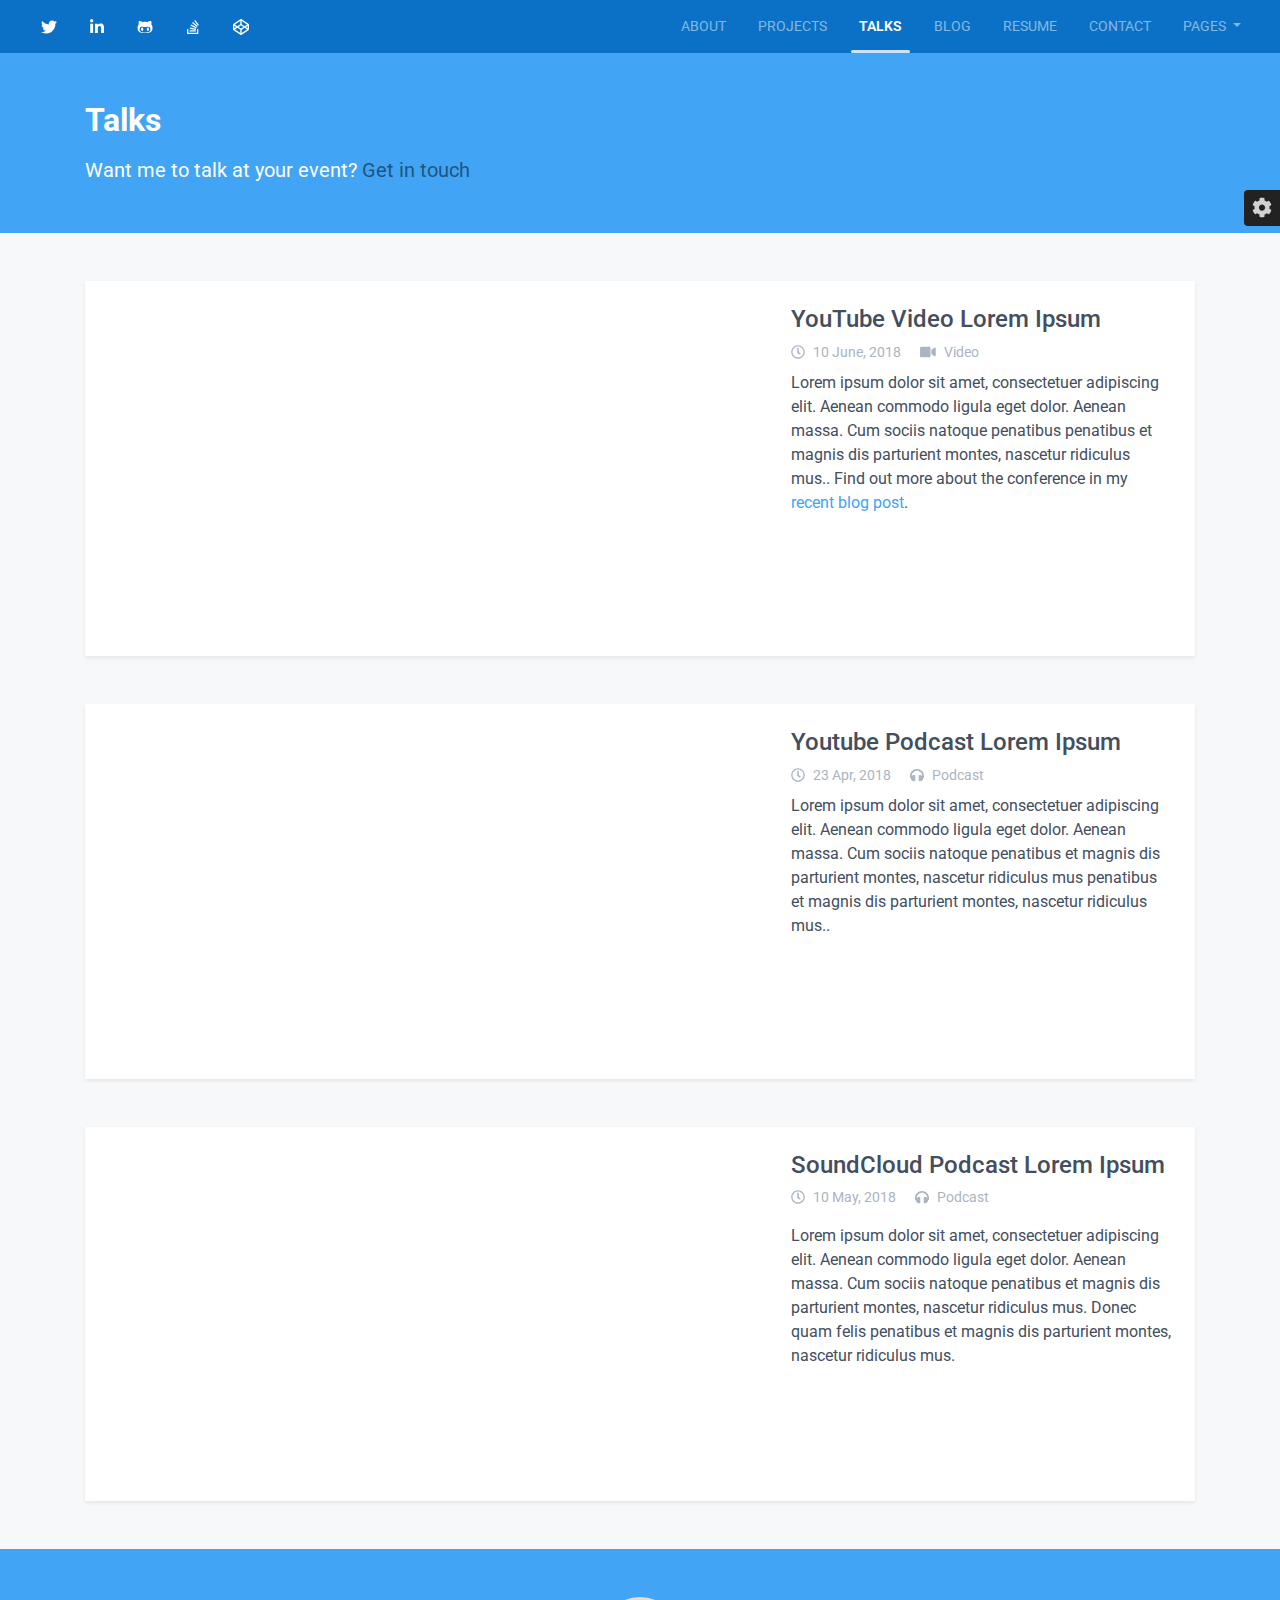
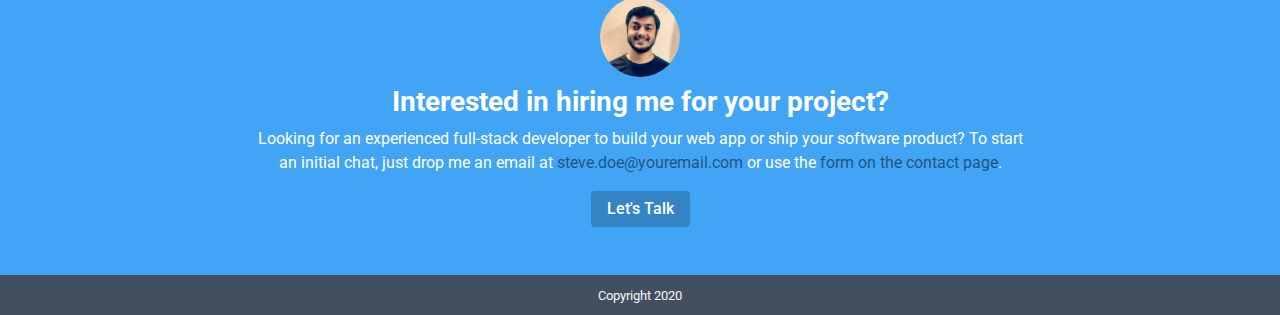
<file: talks.html>
<!DOCTYPE html>
<html lang="en"> 

<head>
    <title>Bootstrap 4 Portfolio Template For Developers</title>
    
    <!-- Meta -->
    <meta charset="utf-8">
    <meta http-equiv="X-UA-Compatible" content="IE=edge">
    <meta name="viewport" content="width=device-width, initial-scale=1.0">
    <meta name="description" content="Portfolio">
    <meta name="author" content="Tanvish Minache">    
    <link rel="shortcut icon" href="favicon.ico"> 
    
    <!-- Google Font -->
    <link href='http://fonts.googleapis.com/css?family=Roboto:400,500,400italic,300italic,300,500italic,700,700italic,900,900italic' rel='stylesheet' type='text/css'>
    
    <!-- FontAwesome JS -->
    <script defer src="assets/fontawesome/js/all.js"></script>
    
    
    <!-- Theme CSS -->  
    <link id="theme-style" rel="stylesheet" href="assets/css/theme-1.css">

</head> 

<body>
    
    <header class="header">
	    
        <div class="top-bar theme-bg-primary-darken">
            
            <div class="container-fluid">
            
				<nav class="navbar navbar-expand-lg navbar-dark position-relative">
					
					
					<ul class="social-list list-inline mb-0">
			            <li class="list-inline-item"><a class="text-white" href="#"><i class="fab fa-twitter fa-fw"></i></a></li>
		                <li class="list-inline-item"><a class="text-white" href="#"><i class="fab fa-linkedin-in fa-fw"></i></a></li>
		                <li class="list-inline-item"><a class="text-white" href="#"><i class="fab fa-github-alt fa-fw"></i></a></li>
		                <li class="list-inline-item"><a class="text-white" href="#"><i class="fab fa-stack-overflow fa-fw"></i></a></li>
		                <li class="list-inline-item"><a class="text-white" href="#"><i class="fab fa-codepen fa-fw"></i></a></li>
		            </ul><!--//social-list-->
					
	
					<button class="navbar-toggler" type="button" data-toggle="collapse" data-target="#navigation" aria-controls="navigation" aria-expanded="false" aria-label="Toggle navigation">
					<span class="navbar-toggler-icon"></span>
					</button>
					
					<div class="collapse navbar-collapse text-uppercase" id="navigation">
						<ul class="navbar-nav ml-lg-auto">
							<li class="nav-item mr-lg-3">
							    <a class="nav-link" href="index.html">About</a>
							</li>
							<li class="nav-item mr-lg-3">
							   <a class="nav-link" href="projects.html">Projects </a>
							</li>
							<li class="nav-item active mr-lg-3">
							    <a class="nav-link" href="talks.html">Talks <span class="sr-only">(current)</span></a>
							</li>
							<li class="nav-item mr-lg-3">
							    <a class="nav-link" href="blog.html">Blog</a>
							</li>
							<li class="nav-item mr-lg-3">
							    <a class="nav-link" href="resume.html">Resume</a>
							</li>
							<li class="nav-item mr-lg-3">
							    <a class="nav-link" href="contact.html">Contact</a>
							</li>
							<li class="nav-item dropdown mr-0">
							    <a class="nav-link dropdown-toggle" href="#" id="navigationLink" data-toggle="dropdown" aria-haspopup="true" aria-expanded="false">
							Pages
								</a>
								<div class="dropdown-menu dropdown-menu-right text-capitalize shadow-lg" aria-labelledby="navigationLink">
									<a class="dropdown-item" href="project.html">Project Case Study (1 Column)</a>
									<a class="dropdown-item" href="project-alt.html">Project Case Study (2 Columns)</a>
									<a class="dropdown-item" href="blog-post.html">Blog Post</a>
								</div>
							</li>
							
						</ul>
						<span id="slide-line"></span>
					</div>
					
					
					
				</nav>
            
            </div><!--//container-->
            
        </div><!--//top-bar-->
        
        <div class="header-intro theme-bg-primary text-white py-5">
	        <div class="container">
		        <h2 class="page-heading mb-3">Talks</h2>
		        <div class="page-heading-tagline">Want me to talk at your event? <br class="d-md-none"> <a class="link-on-bg" href="contact.html">Get in touch</a></div>
		        
	        </div><!--//container-->
        </div><!--//header-intro-->
        
    </header><!--//header-->
        
    <section class="section pt-5">
        <div class="container">
	        
	        <div class="media mb-5 flex-column flex-lg-row bg-white shadow-sm">
		        <div class="talk-media-holder embed-responsive embed-responsive-16by9 mr-md-3">
		            <iframe class="embed-responsive-item"  width="560" height="315" src="https://www.youtube.com/embed/RS36gBEp8OI?rel=0" frameborder="0" allow="autoplay; encrypted-media" allowfullscreen></iframe>
		        </div>
		        
		        <div class="media-body p-4">
		        <h4>YouTube Video Lorem Ipsum</h4>
			        <ul class="talk-meta list-inline mb-2">
				        <li class="list-inline-item mr-3"><i class="far fa-clock mr-2"></i>10 June, 2018</li>
				        <li class="list-inline-item"><i class="fas fa-video mr-2"></i>Video</li>
			        </ul>
			        <div class="talk-content">
				        <p>Lorem ipsum dolor sit amet, consectetuer adipiscing elit. Aenean commodo ligula eget dolor. Aenean massa. Cum sociis natoque penatibus penatibus et magnis dis parturient montes, nascetur ridiculus mus.. Find out more about the conference in my <a href="blog-post.html">recent blog post</a>.</p>
				        
			        </div>
		        </div>
	        </div><!--//media-->   
	        
	        <div class="media mb-5 flex-column flex-lg-row bg-white shadow-sm">
		        <div class="talk-media-holder embed-responsive embed-responsive-16by9 mr-md-3">
		            <iframe class="embed-responsive-item" width="560" height="315" src="https://www.youtube.com/embed/aCZBC5rvT6Q?rel=0" frameborder="0" allow="autoplay; encrypted-media" allowfullscreen></iframe>
		        </div>
		        
		        <div class="media-body p-4">
			        <h4>Youtube Podcast Lorem Ipsum</h4>
			        <ul class="talk-meta list-inline mb-2">
				        <li class="list-inline-item mr-3"><i class="far fa-clock mr-2"></i>23 Apr, 2018</li>
				        <li class="list-inline-item"><i class="fas fa-headphones mr-2"></i>Podcast</li>
			        </ul>
			        <div class="talk-content">
				        Lorem ipsum dolor sit amet, consectetuer adipiscing elit. Aenean commodo ligula eget dolor. Aenean massa. Cum sociis natoque penatibus et magnis dis parturient montes, nascetur ridiculus mus penatibus et magnis dis parturient montes, nascetur ridiculus mus..
			        </div>
		        </div>
	        </div><!--//media-->  
	        
	        <div class="media mb-5 flex-column flex-lg-row bg-white shadow-sm">
		        <div class="talk-media-holder embed-responsive embed-responsive-16by9 mr-md-3">
		            <iframe class="embed-responsive-item" width="100%" height="300" scrolling="no" frameborder="no" allow="autoplay" src="https://w.soundcloud.com/player/?url=https%3A//api.soundcloud.com/tracks/361052930&amp;color=%23ff5500&amp;auto_play=false&amp;hide_related=false&amp;show_comments=true&amp;show_user=true&amp;show_reposts=false&amp;show_teaser=true&amp;visual=true"></iframe>
		        </div>
		        
		        <div class="media-body p-4">
			        <h4>SoundCloud Podcast Lorem Ipsum</h4>
			        <ul class="talk-meta list-inline">
				        <li class="list-inline-item mr-3"><i class="far fa-clock mr-2"></i>10 May, 2018</li>
				        <li class="list-inline-item"><i class="fas fa-headphones mr-2"></i>Podcast</li>
			        </ul>
			        <div class="talk-content">
				        Lorem ipsum dolor sit amet, consectetuer adipiscing elit. Aenean commodo ligula eget dolor. Aenean massa. Cum sociis natoque penatibus et magnis dis parturient montes, nascetur ridiculus mus. Donec quam felis penatibus et magnis dis parturient montes, nascetur ridiculus mus.
			        </div>
		        </div>
	        </div><!--//media--> 

        </div><!--//container-->
    </section><!--//section-->
    
        
	<section class="section py-5 bg-primary text-white">
		<div class="container">
			<div class="text-center">
			    <img class="profile-small d-inline-block mx-auto rounded-circle mb-2" src="assets/images/profile.jpg" alt="">
		    </div>
		    <h3 class="section-title font-weight-bold text-center mb-2">Interested in hiring me for your project?</h3>
		    <div class="section-intro mx-auto text-center mb-3">
			    Looking for an experienced full-stack developer to build your web app or ship your software product? To start an initial chat, just drop me an email at <a class="link-on-bg" href="#">steve.doe@youremail.com</a> or use the <a class="link-on-bg" href="contact.html">form on the contact page</a>.
		    </div>
		    <div class="text-center">
		        <a class="theme-btn-on-bg btn" href="contact.html">Let's Talk</a>
		    </div>
		</div><!--//container-->
	</section>
    
    <footer class="footer text-light text-center py-2">
		<small class="copyright">Copyright 2020</small>
	</footer>
    
    
    <!-- *****CONFIGURE STYLE (REMOVE ON YOUR PRODUCTION SITE)****** -->  
    <div id="config-panel" class="config-panel d-none d-lg-block">
        <div class="panel-inner">
            <a id="config-trigger" class="config-trigger config-panel-hide text-center" href="#"><i class="fas fa-cog mx-auto" data-fa-transform="down-6" ></i></a>
            <h5 class="panel-title">Choose Colour</h5>
            <ul id="color-options" class="list-inline mb-0">
                <li class="theme-1 active list-inline-item"><a data-style="assets/css/theme-1.css" data-chart="#00BCD4" href="#"></a></li>
                <li class="theme-2  list-inline-item"><a data-style="assets/css/theme-2.css" href="#"></a></li>
                <li class="theme-3  list-inline-item"><a data-style="assets/css/theme-3.css" href="#"></a></li>
                <li class="theme-4  list-inline-item"><a data-style="assets/css/theme-4.css" href="#"></a></li>
                <li class="theme-5  list-inline-item"><a data-style="assets/css/theme-5.css" href="#"></a></li>
                <li class="theme-6  list-inline-item"><a data-style="assets/css/theme-6.css" href="#"></a></li>
                <li class="theme-7  list-inline-item"><a data-style="assets/css/theme-7.css" href="#"></a></li>
                <li class="theme-8  list-inline-item"><a data-style="assets/css/theme-8.css" href="#"></a></li>
                <li class="theme-9  list-inline-item"><a data-style="assets/css/theme-9.css" href="#"></a></li>
                <li class="theme-10  list-inline-item"><a data-style="assets/css/theme-10.css" href="#"></a></li>
                <li class="theme-11  list-inline-item"><a data-style="assets/css/theme-11.css" href="#"></a></li>
                <li class="theme-12  list-inline-item"><a data-style="assets/css/theme-12.css" href="#"></a></li>
            </ul>
            <a id="config-close" class="close" href="#"><i class="fa fa-times-circle"></i></a>
        </div><!--//panel-inner-->
    </div><!--//configure-panel-->
       
    <!-- Javascript -->          
    <script type="text/javascript" src="assets/plugins/jquery-3.4.1.min.js"></script>
    <script type="text/javascript" src="assets/plugins/popper.min.js"></script> 
    <script type="text/javascript" src="assets/plugins/bootstrap/js/bootstrap.min.js"></script>  
    <script type="text/javascript" src="assets/plugins/back-to-top.js"></script>    
    
    
    <!--Page Specific JS -->
    <script type="text/javascript" src="assets/plugins/imagesloaded.pkgd.min.js"></script> 
    <script type="text/javascript" src="assets/plugins/isotope.pkgd.min.js"></script> 

    <!-- Custom JS -->
    <script type="text/javascript" src="assets/js/main.js"></script>
    <script type="text/javascript" src="assets/js/isotope-custom.js"></script>
    
    <!-- Style Switcher (REMOVE ON YOUR PRODUCTION SITE) -->
    <script src="assets/js/demo/style-switcher.js"></script>     
    

</body>

</html>
</file>
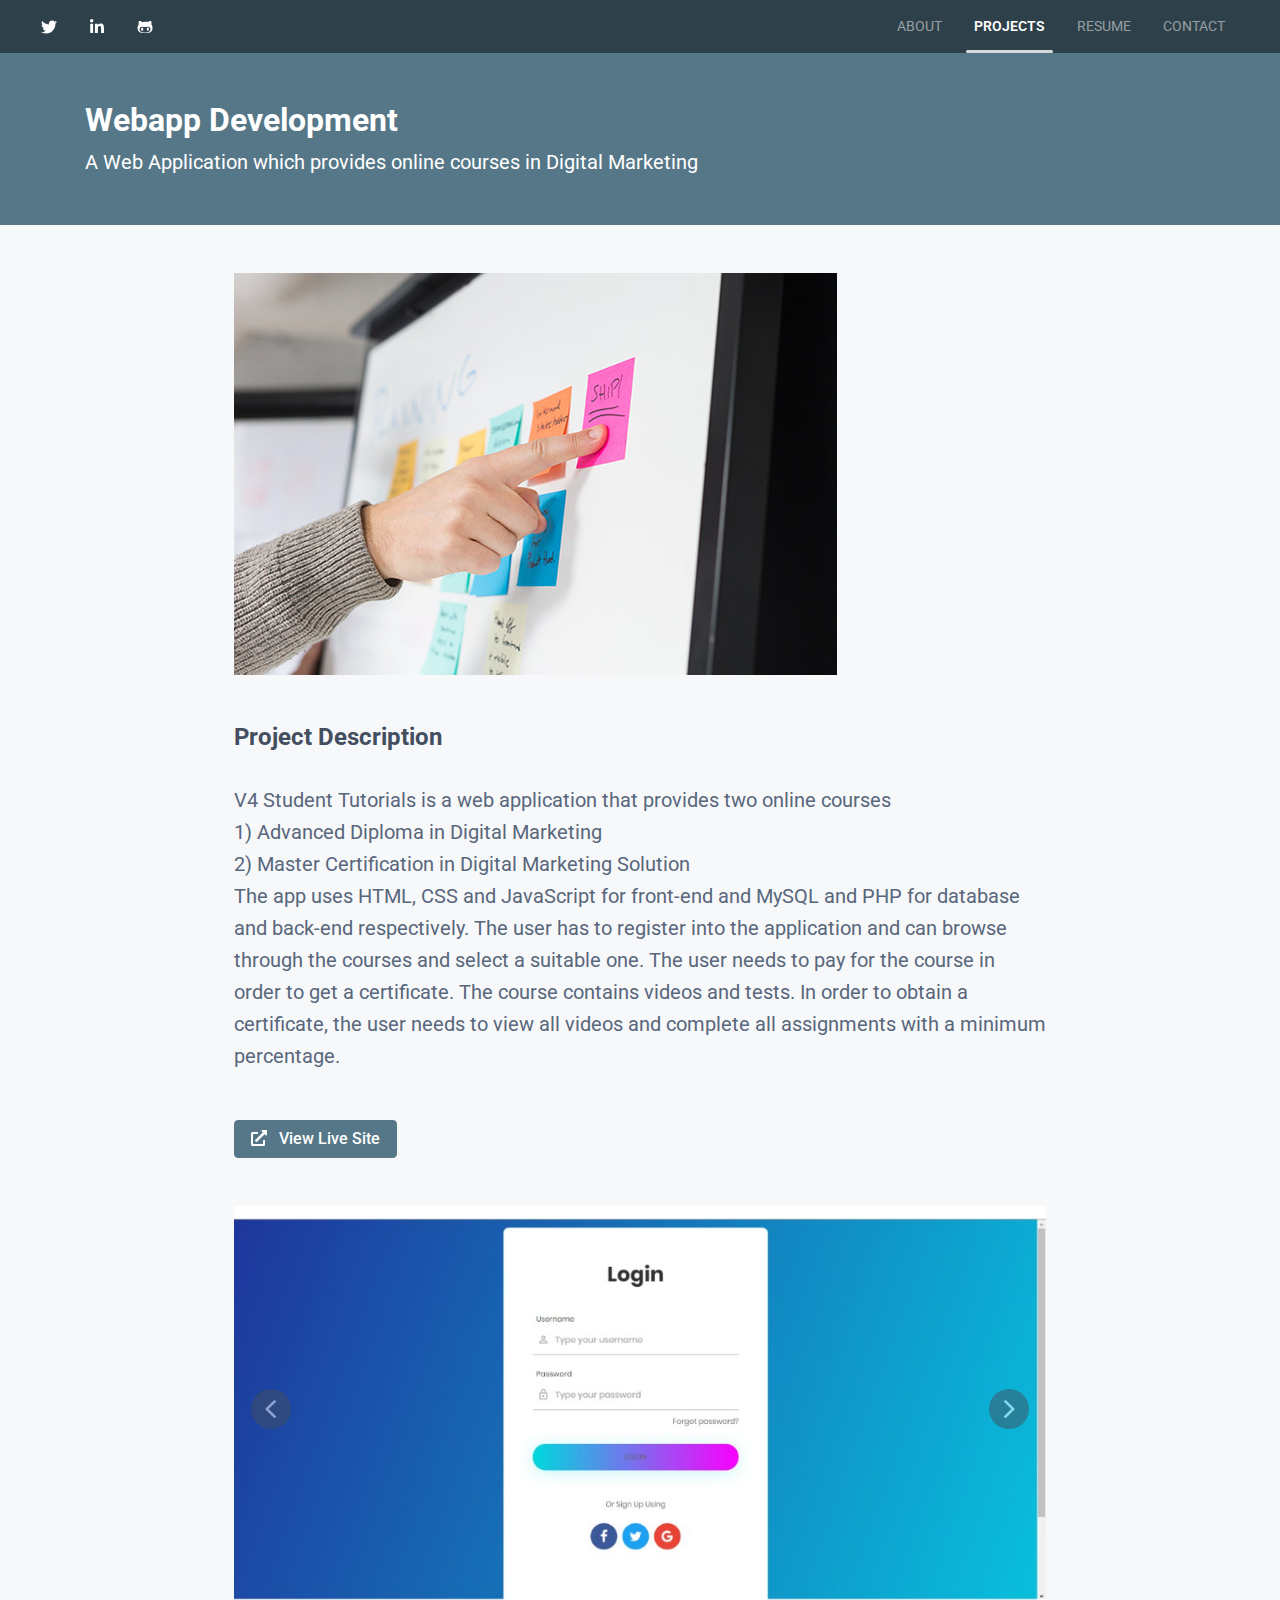
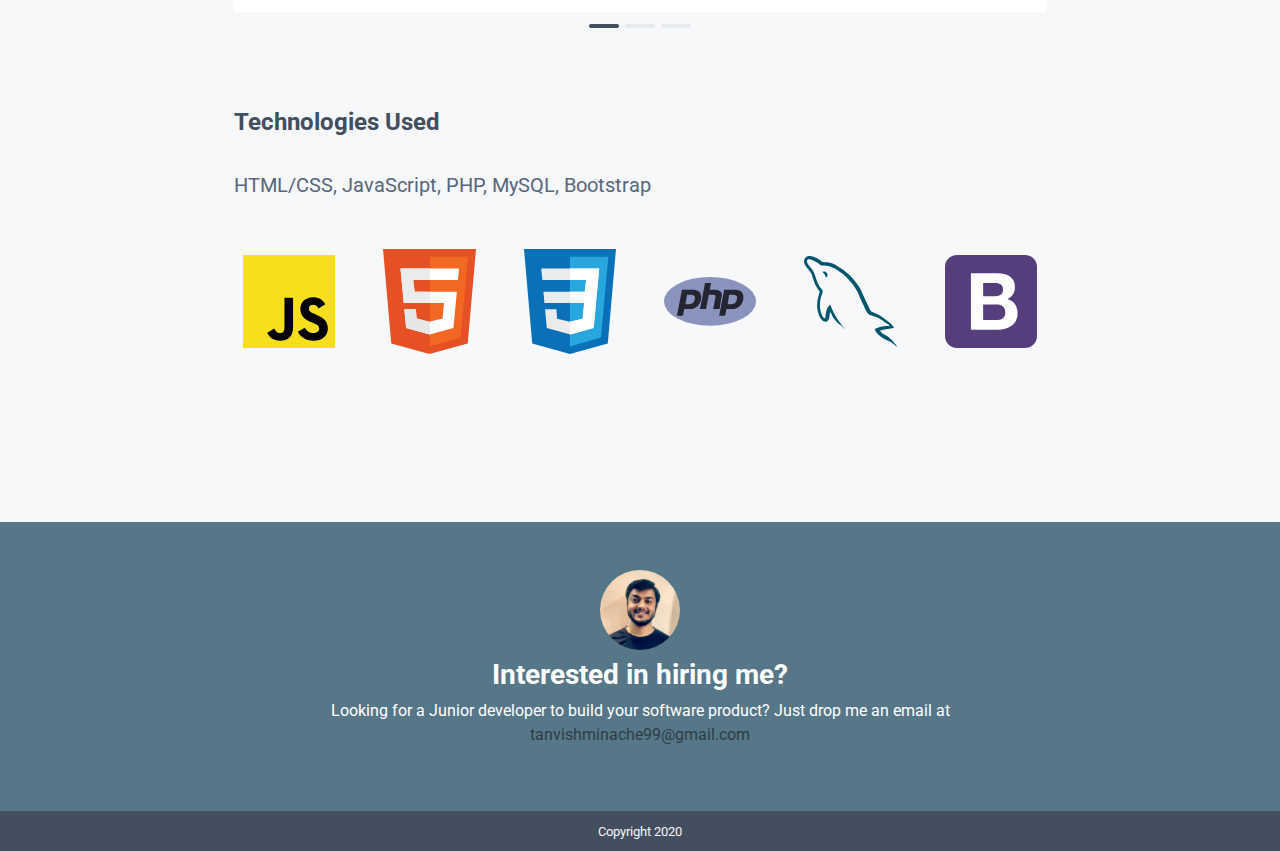
<file: v4.html>
<!DOCTYPE html>
<html lang="en">


<head>
    <title>V4 Student Tutorials</title>

    <!-- Meta -->
    <meta charset="utf-8">
    <meta http-equiv="X-UA-Compatible" content="IE=edge">
    <meta name="viewport" content="width=device-width, initial-scale=1.0">
    <meta name="description" content="Portfolio">
    <meta name="author" content="Tanvish Minache">
    <link rel="shortcut icon" href="favicon.svg">

    <!-- Google Font -->
    <link
        href='http://fonts.googleapis.com/css?family=Roboto:400,500,400italic,300italic,300,500italic,700,700italic,900,900italic'
        rel='stylesheet' type='text/css'>

    <!-- FontAwesome JS -->
    <script defer src="assets/fontawesome/js/all.js"></script>

    <!-- Plugins CSS -->
    <link rel="stylesheet" href="assets/plugins/lightbox/ekko-lightbox.css">


    <!-- Theme CSS -->
    <link id="theme-style" rel="stylesheet" href="assets/css/theme-10.css">

</head>

<body>

    <header class="header">

        <div class="top-bar theme-bg-primary-darken">

            <div class="container-fluid">

                <nav class="navbar navbar-expand-lg navbar-dark position-relative">


                    <ul class="social-list list-inline mb-0">
                        <li class="list-inline-item"><a class="text-white" href="https://twitter.com/TMinache"><i
                                    class="fab fa-twitter fa-fw"></i></a></li>
                        <li class="list-inline-item"><a class="text-white"
                                href="https://www.linkedin.com/in/tanvish-minache-a4b830158/"><i
                                    class="fab fa-linkedin-in fa-fw"></i></a></li>
                        <li class="list-inline-item"><a class="text-white" href="https://github.com/tanvish99"><i
                                    class="fab fa-github-alt fa-fw"></i></a></li>
                        <!-- <li class="list-inline-item"><a class="text-white" href="#"><i
											class="fab fa-stack-overflow fa-fw"></i></a></li>
								<li class="list-inline-item"><a class="text-white" href="#"><i
											class="fab fa-codepen fa-fw"></i></a></li> -->
                    </ul>
                    <!--//social-list-->


                    <button class="navbar-toggler" type="button" data-toggle="collapse" data-target="#navigation"
                        aria-controls="navigation" aria-expanded="false" aria-label="Toggle navigation">
                        <span class="navbar-toggler-icon"></span>
                    </button>

                    <div class="collapse navbar-collapse text-uppercase" id="navigation">
                        <ul class="navbar-nav ml-lg-auto">
                            <li class="nav-item mr-lg-3">
                                <a class="nav-link" href="index.html">About</a>
                            </li>
                            <li class="nav-item active mr-lg-3">
                                <a class="nav-link" href="projects.html">Projects <span
                                        class="sr-only">(current)</span></a>
                            </li>
                            <!-- <li class="nav-item mr-lg-3">
							    <a class="nav-link" href="talks.html">Talks</a>
							</li>
							<li class="nav-item mr-lg-3">
							    <a class="nav-link" href="blog.html">Blog</a>
							</li> -->
                            <li class="nav-item mr-lg-3">
                                <a class="nav-link" href="assets/files/Resume.pdf">Resume</a>
                            </li>
                            <li class="nav-item mr-lg-3">
                                <a class="nav-link" href="contact.html">Contact</a>
                            </li>
                            <!-- <li class="nav-item dropdown mr-0">
							    <a class="nav-link dropdown-toggle" href="#" id="navigationLink" data-toggle="dropdown" aria-haspopup="true" aria-expanded="false">
							Pages
								</a>
								<div class="dropdown-menu dropdown-menu-right text-capitalize shadow-lg" aria-labelledby="navigationLink">
									<a class="dropdown-item" href="project.html">Project Case Study (1 Column)</a>
									<a class="dropdown-item" href="project-alt.html">Project Case Study (2 Columns)</a>
									<a class="dropdown-item" href="blog-post.html">Blog Post</a>
								</div>
							</li> -->

                        </ul>
                        <span id="slide-line"></span>
                    </div>



                </nav>

            </div>
            <!--//container-->

        </div>
        <!--//top-bar-->

        <div class="header-intro theme-bg-primary text-white py-5">
            <div class="container position-relative">
                <h2 class="page-heading mb-2">Webapp Development</h2>
                <div class="page-heading-tagline">A Web Application which provides online courses in Digital Marketing
                </div>
                <!-- <div class="page-heading-logo font-weight-bold position-absolute mt-4 mt-md-0"><img class="client-logo" src="assets/images/logos/logo-2-inverse.svg"></div> -->
            </div>
            <!--//container-->
        </div>
        <!--//header-intro-->

    </header>
    <!--//header-->

    <section class="project-wrapper single-col-max-width py-5 px-4 mx-auto">
        <div class="section-row">
            <div class="mb-5"><img class="img-fluid" src="assets/images/projects/project-2-thumb.jpg" alt=""></div>
            <h3 class="section-title">Project Description</h3>

            <p>V4 Student Tutorials is a web application that provides two online courses<br> 1) Advanced Diploma in
                Digital Marketing <br> 2) Master Certification in Digital Marketing Solution<br> The app uses HTML, CSS
                and JavaScript for front-end and MySQL and PHP for database and back-end respectively.
                The user has to register into the application and can browse through the courses and select a suitable one. The user needs to pay for the
                course in order to get a certificate. The course contains videos and tests. In order to obtain
                a certificate, the user needs to view all videos and complete all assignments with a minimum percentage.
            </p>

            <div class="mb-5"><a class="btn btn-primary" href="https://v4-students-tutorial.netlify.app/" target="_blank"><i
                        class="fas fa-external-link-alt mr-2"></i> View Live Site</a></div>


            <!-- <div class="alert alert-dark">
				This template <strong>includes the original Sketch source file</strong> for making the browser window in
				the carousel. The screenshots were taken from the <a
					href="#"
					target="_blank">Bootstrap 4 admin template Appify</a>.
			</div> -->

            <div id="project-carousel" class="theme-carousel carousel slide mb-5" data-ride="carousel">
                <ol class="carousel-indicators">
                    <li data-target="#project-carousel" data-slide-to="0" class="active"></li>
                    <li data-target="#project-carousel" data-slide-to="1"></li>
                    <li data-target="#project-carousel" data-slide-to="2"></li>
                </ol>

                <div class="carousel-inner">
                    <div class="carousel-item active">
                        <img class="d-block w-100" src="assets/images/projects/project-v4-1.jpg" alt="">
                    </div>
                    <div class="carousel-item">
                        <img class="d-block w-100" src="assets/images/projects/project-v4-2.png" alt="">
                    </div>
                    <div class="carousel-item">
                        <img class="d-block w-100" src="assets/images/projects/project-v4-3.png" alt="">
                    </div>
                </div>

                <a class="carousel-control-prev" href="#project-carousel" role="button" data-slide="prev">
                    <svg width="40px" height="40px" viewBox="0 0 150 258" version="1.1"
                        xmlns="http://www.w3.org/2000/svg" xmlns:xlink="http://www.w3.org/1999/xlink">
                        <g id="Page-1" stroke="none" stroke-width="1" fill="none" fill-rule="evenodd">
                            <g id="arrow-left" fill="#FFFFFF" fill-rule="nonzero">
                                <path
                                    d="M4.1,120.5 L121.9,4.5 C126.6,-0.2 134.2,-0.2 138.9,4.5 L146,11.6 C150.7,16.3 150.7,23.9 146,28.6 L43.7,129 L145.9,229.4 C150.6,234.1 150.6,241.7 145.9,246.4 L138.8,253.5 C134.1,258.2 126.5,258.2 121.8,253.5 L4,137.5 C-0.6,132.8 -0.6,125.2 4.1,120.5 Z"
                                    id="Shape"></path>
                            </g>
                        </g>
                    </svg>
                    <span class="sr-only">Previous</span>
                </a>
                <a class="carousel-control-next" href="#project-carousel" role="button" data-slide="next">
                    <svg width="40px" height="40px" viewBox="0 0 150 258" version="1.1"
                        xmlns="http://www.w3.org/2000/svg" xmlns:xlink="http://www.w3.org/1999/xlink">
                        <g id="Page-1" stroke="none" stroke-width="1" fill="none" fill-rule="evenodd">
                            <g id="arrow-right" fill="#FFFFFF" fill-rule="nonzero">
                                <path
                                    d="M145.9,137.5 L28.1,253.5 C23.4,258.2 15.8,258.2 11.1,253.5 L4,246.4 C-0.7,241.7 -0.7,234.1 4,229.4 L106.3,129 L4.1,28.6 C-0.6,23.9 -0.6,16.3 4.1,11.6 L11.2,4.5 C15.9,-0.2 23.5,-0.2 28.2,4.5 L146,120.5 C150.6,125.2 150.6,132.8 145.9,137.5 Z"
                                    id="Shape"></path>
                            </g>
                        </g>
                    </svg>
                    <span class="sr-only">Next</span>
                </a>
            </div>
            <!--//theme-carousel-->


        </div>
        <!--//section-row-->


        <!-- <div class="section-row">
			<h3 class="section-title">Challenges &amp; Requirements</h3>
			<p>Phasellus accumsan cursus velit. Vestibulum ante ipsum primis in faucibus orci luctus et ultrices posuere
				cubilia Curae; Sed aliquam, nisi quis porttitor congue, elit erat euismod orci, ac placerat dolor lectus
				quis orci. Phasellus consectetuer vestibulum elit. Aenean tellus metus, bibendum sed, posuere ac, mattis
				non, nunc. Vestibulum fringilla pede sit amet augue. In turpis. Pellentesque posuere. Praesent turpis.
				Aenean posuere, tortor sed cursus feugiat, nunc augue blandit nunc, eu sollicitudin urna dolor sagittis
				lacus. </p>

			<ul class="mb-5 ml-md-5">
				<li class="mb-3">Lorem ipsum dolor sit amet consectetuer.</li>
				<li class="mb-3">Aenean commodo ligula eget dolor.</li>
				<li class="mb-3">Aenean massa cum sociis natoque penatibus.</li>
				<li>Pellentesque auctor neque nec urna.</li>
			</ul>

			<p>Donec elit libero, sodales nec, volutpat a, suscipit non, turpis. Nullam sagittis. Suspendisse pulvinar,
				augue ac venenatis condimentum, sem libero volutpat nibh, nec pellentesque velit pede quis nunc.
				Vestibulum ante ipsum primis in faucibus orci luctus et ultrices posuere cubilia Curae; Fusce id purus.
				Ut varius tincidunt libero. Phasellus dolor. Maecenas vestibulum mollis diam. Pellentesque ut neque.
				Pellentesque habitant morbi tristique senectus et netus et malesuada fames ac turpis egestas. In dui
				magna, posuere eget, vestibulum et, tempor auctor, justo. In ac felis quis tortor malesuada pretium.
				Pellentesque auctor neque nec urna.</p>
			<div class="row">
				<div class="figure col-lg-4 mb-3"><a href="assets/images/projects/project-figure-1.1.jpg"
						data-toggle="lightbox" data-gallery="gallery"><img class="img-fluid"
							src="assets/images/projects/project-figure-1.1.jpg" alt=""></a></div>
				<div class="figure col-lg-4 mb-3"><a href="assets/images/projects/project-figure-1.2.jpg"
						data-toggle="lightbox" data-gallery="gallery"><img class="img-fluid"
							src="assets/images/projects/project-figure-1.2.jpg" alt=""></a></div>
				<div class="figure col-lg-4 mb-3"><a href="assets/images/projects/project-figure-1.3.jpg"
						data-toggle="lightbox" data-gallery="gallery"><img class="img-fluid"
							src="assets/images/projects/project-figure-1.3.jpg" alt=""></a></div>
			</div>
			<div class="row">
				<div class="figure col-lg-3 mb-3"><a href="assets/images/projects/project-figure-2.1.png"
						data-toggle="lightbox" data-gallery="gallery"><img class="img-fluid"
							src="assets/images/projects/project-figure-2.1.png" alt=""></a></div>
				<div class="figure col-lg-3 mb-3"><a href="assets/images/projects/project-figure-2.2.png"
						data-toggle="lightbox" data-gallery="gallery"><img class="img-fluid"
							src="assets/images/projects/project-figure-2.2.png" alt=""></a></div>
				<div class="figure col-lg-3 mb-3"><a href="assets/images/projects/project-figure-2.3.png"
						data-toggle="lightbox" data-gallery="gallery"><img class="img-fluid"
							src="assets/images/projects/project-figure-2.3.png" alt=""></a></div>
				<div class="figure col-lg-3 mb-3"><a href="assets/images/projects/project-figure-2.4.png"
						data-toggle="lightbox" data-gallery="gallery"><img class="img-fluid"
							src="assets/images/projects/project-figure-2.4.png" alt=""></a></div>
			</div>
		</div> -->

        <!--//section-row-->

        <!-- <div class="section-row">
			<h3 class="section-title">Actions &amp; Outcomes</h3>
			<p>At vero eos et accusamus et iusto odio dignissimos ducimus qui blanditiis praesentium voluptatum deleniti
				atque corrupti quos dolores et quas molestias excepturi sint occaecati cupiditate non provident,
				similique sunt in culpa qui officia deserunt mollitia animi, id est laborum et dolorum fuga. Et harum
				quidem rerum facilis est et expedita distinctio. Nam libero tempore, cum soluta nobis est eligendi optio
				cumque nihil impedit quo minus id quod maxime placeat facere possimus, omnis voluptas assumenda est,
				omnis dolor repellendus.</p>
			<ul class="list-unstyled pl-4 mb-5 ml-md-5">
				<li class="mb-4"><i class="fas fa-check text-primary mr-3"></i>Lorem ipsum dolor sit amet consectetuer.
				</li>
				<li class="mb-4"><i class="fas fa-check text-primary mr-3"></i>Aenean commodo ligula eget dolor.</li>
				<li class="mb-4"><i class="fas fa-check text-primary mr-3"></i>Aenean massa cum sociis natoque
					penatibus.</li>
				<li class="mb-4"><i class="fas fa-check text-primary mr-3"></i>Pellentesque auctor neque nec urna.</li>
				<li class="mb-4"><i class="fas fa-check text-primary mr-3"></i>Aenean tellus metus, bibendum sed.</li>
			</ul>

			<p>Phasellus accumsan cursus velit. Vestibulum ante ipsum primis in faucibus orci luctus et ultrices posuere
				cubilia Curae; Sed aliquam, nisi quis porttitor congue, elit erat euismod orci, ac placerat dolor lectus
				quis orci.</p>

			<div class="testimonial bg-white my-5">
				<div class="position-relative p-5 shadow-sm">
					<blockquote class="blockquote pl-4">
						<p class="mb-4">Steve is a great developer! Sed ut perspiciatis unde omnis iste natus error sit
							voluptatem accusantium doloremque laudantium, totam rem aperiam, eaque ipsa quae ab illo
							inventore veritatis et quasi architecto.</p>
						<i class="quote-icon fas fa-quote-left fa-lg position-absolute text-primary"></i>
						<footer class="blockquote-footer presudo-hidden">
							<div class="media client-profile flex-column flex-md-row">
								<img class="mr-md-3" src="assets/images/clients/profile-2.jpg" alt="">
								<cite title="Source" class="quote-source d-inline-block font-style-normal pt-3">
									<span class="d-block">Cheryl Bell</span>
									<span class="d-block">Product Manager, Dropbox</span>
									<span class="d-block position-absolute source-link"><i
											class="fab fa-linkedin fa-2x mr-1" data-fa-transform="down-3"></i> <a
											class="text-secondary" href="#" target="_blank">View on Linkedin <i
												class="fas fa-external-link-alt ml-1"
												data-fa-transform="up-1"></i></a></span>
								</cite>
							</div>
							
						</footer>
					</blockquote>
				</div>
			</div>
			
		</div> -->

        <!--//section-row-->

        <div class="section-row">
            <h3 class="section-title">Technologies Used</h3>
            <!-- <p class="mb-4">This template <strong>includes majority of the web development icons</strong> you can use in
				your case studies. If you can't find the icon in the template package you can always download the ones
				you want from <a href="https://worldvectorlogo.com/" target="_blank">worldvectorlogo.com</a>. Below are
				some examples:</p> -->
            <p>HTML/CSS, JavaScript, PHP, MySQL, Bootstrap</p>

            <div class="webdev-icons row mb-5 align-items-center">

                <!-- <div class="webdev-icon col-4 col-md-2 mr-0 mb-4 px-4"><img class="img-fluid svg-ie-fix"
						src="assets/images/webdev-icons/angular.svg"></div>
				<div class="webdev-icon col-4 col-md-2 mr-0 mb-4 px-4"><img class="img-fluid svg-ie-fix"
						src="assets/images/webdev-icons/react.svg"></div>
				<div class="webdev-icon col-4 col-md-2 mr-0 mb-4 px-4"><img class="img-fluid svg-ie-fix"
						src="assets/images/webdev-icons/nodejs.svg"></div> -->
				<div class="webdev-icon col-4 col-md-2 mr-0 mb-4 px-4"><img class="img-fluid svg-ie-fix"
						src="assets/images/webdev-icons/javascript.svg"></div>
				<!-- <div class="webdev-icon col-4 col-md-2 mr-0 mb-4 px-4"><img class="img-fluid svg-ie-fix"
						src="assets/images/webdev-icons/jquery-alt.svg"></div> -->
				<div class="webdev-icon col-4 col-md-2 mr-0 mb-4 px-4"><img class="img-fluid svg-ie-fix"
						src="assets/images/webdev-icons/html5.svg"></div>
				<div class="webdev-icon col-4 col-md-2 mr-0 mb-4 px-4"><img class="img-fluid svg-ie-fix"
						src="assets/images/webdev-icons/css3.svg"></div>
				<!-- <div class="webdev-icon col-4 col-md-2 mr-0 mb-4 px-4"><img class="img-fluid svg-ie-fix"
						src="assets/images/webdev-icons/sass.svg"></div>
				<div class="webdev-icon col-4 col-md-2 mr-0 mb-4 px-4"><img class="img-fluid svg-ie-fix"
						src="assets/images/webdev-icons/less.svg"></div>
                <div class="webdev-icon col-4 col-md-2 mr-0 mb-4 px-4"><img class="img-fluid svg-ie-fix"
                        src="assets/images/webdev-icons/python.svg"></div> -->
                <!-- <div class="webdev-icon col-4 col-md-2 mr-0 mb-4 px-4"><img class="img-fluid svg-ie-fix"
                        src="assets/images/webdev-icons/raspberrypi.svg"></div>
                <div class="webdev-icon col-4 col-md-2 mr-0 mb-4 px-4"><img class="img-fluid svg-ie-fix"
                        src="assets/images/webdev-icons/opencv.svg"></div> -->
                <div class="webdev-icon col-4 col-md-2 mr-0 mb-4 px-4"><img class="img-fluid svg-ie-fix"
						src="assets/images/webdev-icons/php.svg"></div>
				<div class="webdev-icon col-4 col-md-2 mr-0 mb-4 px-4"><img class="img-fluid svg-ie-fix"
						src="assets/images/webdev-icons/mysql-alt.svg"></div>
				<!-- <div class="webdev-icon col-4 col-md-2 mr-0 mb-4 px-4"><img class="img-fluid svg-ie-fix"
						src="assets/images/webdev-icons/mongodb-alt.svg"></div>
				<div class="webdev-icon col-4 col-md-2 mr-0 mb-4 px-4"><img class="img-fluid svg-ie-fix"
						src="assets/images/webdev-icons/grunt.svg"></div>
				<div class="webdev-icon col-4 col-md-2 mr-0 mb-4 px-4"><img class="img-fluid svg-ie-fix"
						src="assets/images/webdev-icons/webpack.svg"></div> -->
				<div class="webdev-icon col-4 col-md-2 mr-0 mb-4 px-4"><img class="img-fluid svg-ie-fix"
						src="assets/images/webdev-icons/bootstrap4.svg"></div>

            </div>

        </div>
        <!--//section-row-->

        <!-- <div class="section-row">
			<h3 class="section-title">Conclusions</h3>
			<p>Lorem ipsum dolor sit amet, consectetuer adipiscing elit. Aenean commodo ligula eget dolor. Aenean massa.
				Cum sociis natoque penatibus et magnis dis parturient montes, nascetur ridiculus mus. Donec quam felis,
				ultricies nec, pellentesque eu, pretium quis, sem. Nulla consequat massa quis enim. Donec pede justo,
				fringilla vel, aliquet nec, vulputate eget, arcu. In enim justo, rhoncus ut, imperdiet a, venenatis
				vitae, justo. Nullam dictum felis eu pede mollis pretium. Integer tincidunt. Cras dapibus. Vivamus
				elementum semper nisi. Aenean vulputate eleifend tellus. </p>
		</div> -->
        <!--//section-row-->

    </section>
    <!--//project-wrapper-->
    <!-- 
	<section class="section pt-5 related-projects-section bg-white">
		<div class="container">
			<h3 class="section-title font-weight-bold text-center mb-4">Other Project Case Studies</h3>
			<div class="project-cards row">

				<div class="col-12 col-lg-4">
					<div class="card rounded-0 border-0 shadow-sm mb-5 mb-lg-0">
						<div class="card-img-container position-relative">
							<img class="card-img-top rounded-0" src="assets/images/projects/project-3-thumb.jpg" alt="">
							<div class="card-img-overlay overlay-logo text-center">
								<div class="project-logo"><img class="img-fluid w-50"
										src="assets/images/logos/logo-3-inverse.svg"></div>
							</div>
							<a class="card-img-overlay overlay-content text-left p-lg-4" href="project.html">
								<h5 class="card-title font-weight-bold">Client: Airbnb</h5>
								<p class="card-text">Project summary goes here. Lorem ipsum dolor sit amet, consectetur
									adipiscing elit. Quisque vel sapien quis nulla dictum euismod...</p>
							</a>
						</div>
						<div class="card-body pb-0">
							<h4 class="card-title text-truncate text-center mb-0"><a href="project.html">Mobile app
									development</a></h4>
						</div>

						<div class="card-footer border-0 text-center bg-white pb-4">
							<ul class="list-inline mb-0 mx-auto">
								<li class="list-inline-item"><span class="badge badge-secondary badge-pill">React</span>
								</li>
								<li class="list-inline-item"><span
										class="badge badge-secondary badge-pill">Python</span></li>
								<li class="list-inline-item"><span class="badge badge-secondary badge-pill">MySQL</span>
								</li>
								<li class="list-inline-item"><span
										class="badge badge-secondary badge-pill">Webpack</span></li>
							</ul>
						</div>
					</div> -->
    <!--//card-->
    <!-- </div>
				<div class="col-12 col-lg-4">
					<div class="card rounded-0 border-0 shadow-sm mb-5">
						<div class="card-img-container position-relative">
							<img class="card-img-top rounded-0" src="assets/images/projects/project-7-thumb.jpg" alt="">
							<div class="card-img-overlay overlay-logo text-center">
								<div class="project-logo"><img class="img-fluid w-50"
										src="assets/images/logos/logo-7-inverse.svg"></div>
							</div>
							<a class="card-img-overlay overlay-content text-left p-lg-4" href="project.html">
								<h5 class="card-title font-weight-bold">Client: Facebook</h5>
								<p class="card-text">Project summary goes here. Lorem ipsum dolor sit amet, consectetur
									adipiscing elit. Quisque vel sapien quis nulla dictum euismod...</p>
							</a>
						</div>
						<div class="card-body pb-0">
							<h4 class="card-title text-truncate text-center mb-0"><a href="project.html">Facebook Ads
									Manager</a></h4>
						</div>

						<div class="card-footer border-0 text-center bg-white pb-4">
							<ul class="list-inline mb-0 mx-auto">
								<li class="list-inline-item"><span
										class="badge badge-secondary badge-pill">Angular</span></li>
								<li class="list-inline-item"><span class="badge badge-secondary badge-pill">PHP</span>
								</li>
								<li class="list-inline-item"><span
										class="badge badge-secondary badge-pill">HTML/SaSS</span></li>
							</ul>
						</div>
					</div> -->
    <!--//card-->
    <!-- </div>
				<div class="col-12 col-lg-4">
					<div class="card rounded-0 border-0 shadow-sm mb-5">
						<div class="card-img-container position-relative">
							<img class="card-img-top rounded-0" src="assets/images/projects/project-9-thumb.jpg" alt="">
							<div class="card-img-overlay overlay-logo text-center">
								<div class="project-logo"><img class="img-fluid w-50"
										src="assets/images/logos/logo-9-inverse.svg"></div>
							</div>
							<a class="card-img-overlay overlay-content text-left p-lg-4" href="project.html">
								<h5 class="card-title font-weight-bold">Client: Coinbase</h5>
								<p class="card-text">Project summary goes here. Lorem ipsum dolor sit amet, consectetur
									adipiscing elit. Quisque vel sapien quis nulla dictum euismod...</p>
							</a>
						</div>
						<div class="card-body pb-0">
							<h4 class="card-title text-truncate text-center mb-0"><a href="project.html">App
									Development</a></h4>
						</div>

						<div class="card-footer border-0 text-center bg-white pb-4">
							<ul class="list-inline mb-0 mx-auto">
								<li class="list-inline-item"><span
										class="badge badge-secondary badge-pill">Angular</span></li>
								<li class="list-inline-item"><span
										class="badge badge-secondary badge-pill">Python</span></li>
								<li class="list-inline-item"><span
										class="badge badge-secondary badge-pill">HTML/SaSS</span></li>
							</ul>
						</div>
					</div> -->
    <!--//card-->
    <!-- </div>


			</div>
		
		</div>

	</section> -->


    <section class="section-cta py-5 bg-primary text-white">
        <div class="container">
            <div class="text-center">
                <img class="profile-small d-inline-block mx-auto rounded-circle mb-2" src="assets/images/profile.jpg"
                    alt="">
            </div>
            <h3 class="section-title font-weight-bold text-center mb-2">Interested in hiring me?</h3>
            <div class="section-intro mx-auto text-center mb-3">
                Looking for a Junior developer to build your software product? Just drop me an email at <a
                    class="link-on-bg" href="mailto:tanvishminache99@gmail.com">tanvishminache99@gmail.com</a>
            </div>
            <!-- <div class="text-center">
					<a class="theme-btn-on-bg btn" href="contact.html">Let's Talk</a>
				</div> -->
        </div>
        <!--//container-->
    </section>

    <footer class="footer text-light text-center py-2">
        <small class="copyright">Copyright 2020</small>
    </footer>


    <!-- *****CONFIGURE STYLE (REMOVE ON YOUR PRODUCTION SITE)****** -->
    <!-- <div id="config-panel" class="config-panel d-none d-lg-block">
		<div class="panel-inner">
			<a id="config-trigger" class="config-trigger config-panel-hide text-center" href="#"><i
					class="fas fa-cog mx-auto" data-fa-transform="down-6"></i></a>
			<h5 class="panel-title">Choose Colour</h5>
			<ul id="color-options" class="list-inline mb-0">
				<li class="theme-1 active list-inline-item"><a data-style="assets/css/theme-1.css" data-chart="#00BCD4"
						href="#"></a></li>
				<li class="theme-2  list-inline-item"><a data-style="assets/css/theme-2.css" href="#"></a></li>
				<li class="theme-3  list-inline-item"><a data-style="assets/css/theme-3.css" href="#"></a></li>
				<li class="theme-4  list-inline-item"><a data-style="assets/css/theme-4.css" href="#"></a></li>
				<li class="theme-5  list-inline-item"><a data-style="assets/css/theme-5.css" href="#"></a></li>
				<li class="theme-6  list-inline-item"><a data-style="assets/css/theme-6.css" href="#"></a></li>
				<li class="theme-7  list-inline-item"><a data-style="assets/css/theme-7.css" href="#"></a></li>
				<li class="theme-8  list-inline-item"><a data-style="assets/css/theme-8.css" href="#"></a></li>
				<li class="theme-9  list-inline-item"><a data-style="assets/css/theme-9.css" href="#"></a></li>
				<li class="theme-10  list-inline-item"><a data-style="assets/css/theme-10.css" href="#"></a></li>
				<li class="theme-11  list-inline-item"><a data-style="assets/css/theme-11.css" href="#"></a></li>
				<li class="theme-12  list-inline-item"><a data-style="assets/css/theme-12.css" href="#"></a></li>
			</ul>
			<a id="config-close" class="close" href="#"><i class="fa fa-times-circle"></i></a>
		</div>
		
	</div> -->
    <!--//configure-panel-->


    <!-- Javascript -->
    <script type="text/javascript" src="assets/plugins/jquery-3.4.1.min.js"></script>
    <script type="text/javascript" src="assets/plugins/popper.min.js"></script>
    <script type="text/javascript" src="assets/plugins/bootstrap/js/bootstrap.min.js"></script>
    <script type="text/javascript" src="assets/plugins/back-to-top.js"></script>

    <!--Page Specific JS -->
    <script type="text/javascript" src="assets/plugins/lightbox/ekko-lightbox.min.js"></script>

    <!-- Custom JS -->
    <script type="text/javascript" src="assets/js/main.js"></script>
    <script type="text/javascript" src="assets/js/lightbox-custom.js"></script>

    <!-- Style Switcher (REMOVE ON YOUR PRODUCTION SITE) -->
    <script src="assets/js/demo/style-switcher.js"></script>


</body>


</html>
</file>
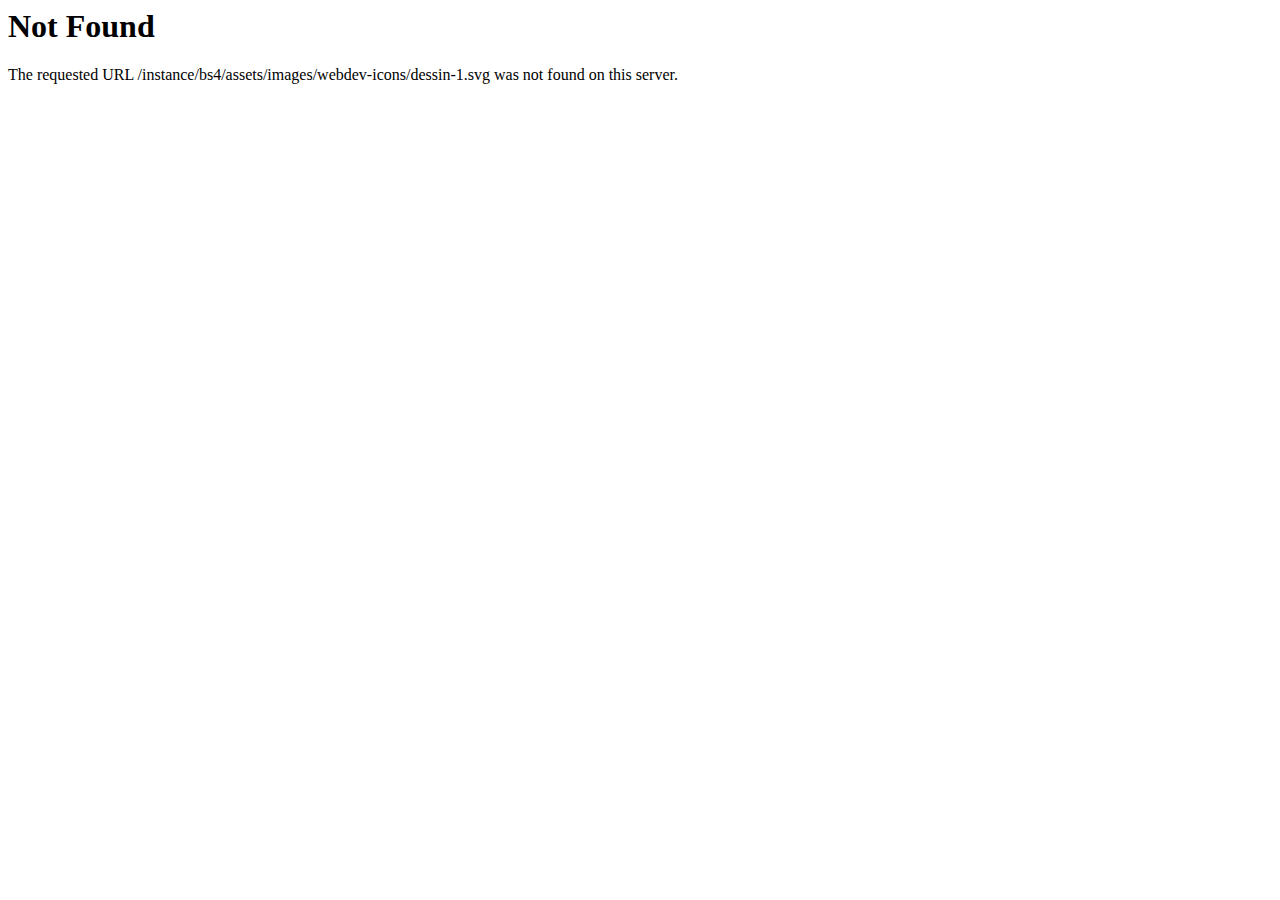
<file: assets/images/webdev-icons/dessin-1.html>
<!DOCTYPE HTML PUBLIC "-//IETF//DTD HTML 2.0//EN">
<html><head>
<title>404 Not Found</title>
</head><body>
<h1>Not Found</h1>
<p>The requested URL /instance/bs4/assets/images/webdev-icons/dessin-1.svg was not found on this server.</p>
</body></html>
</file>
